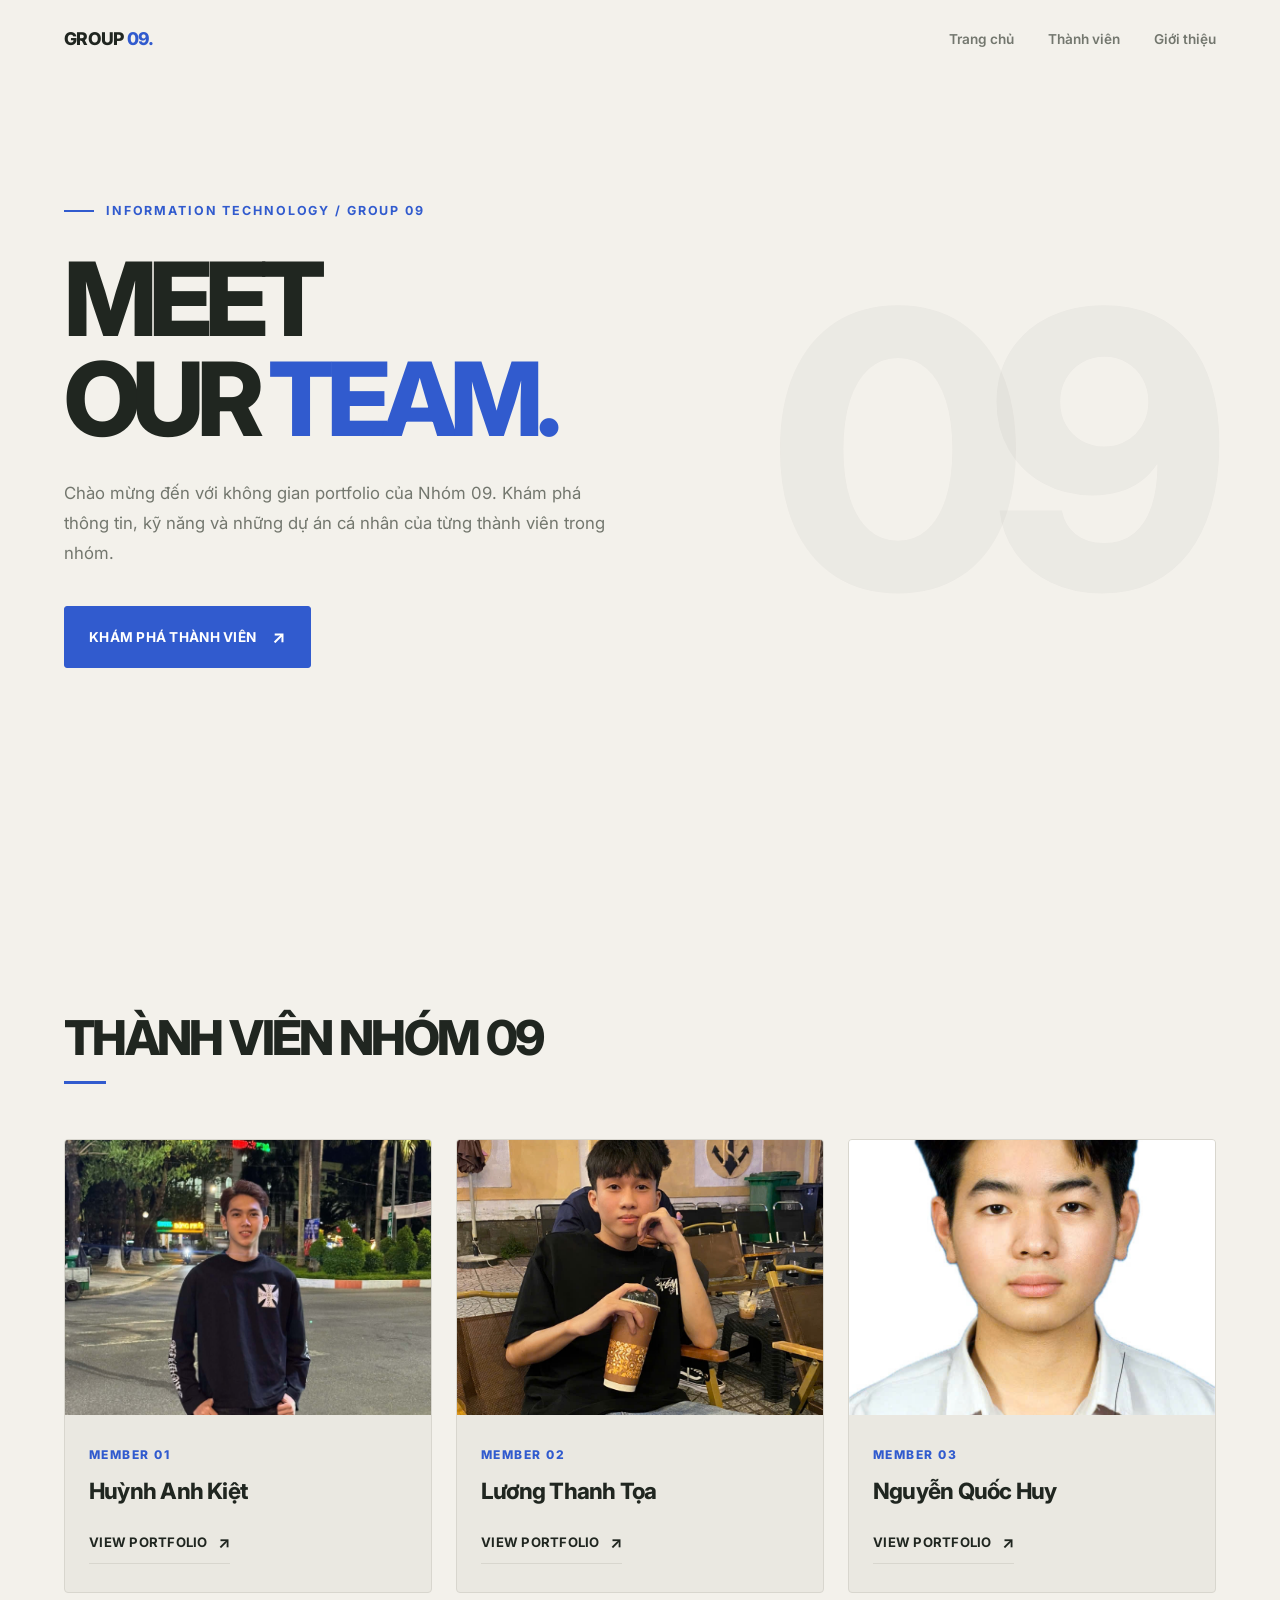
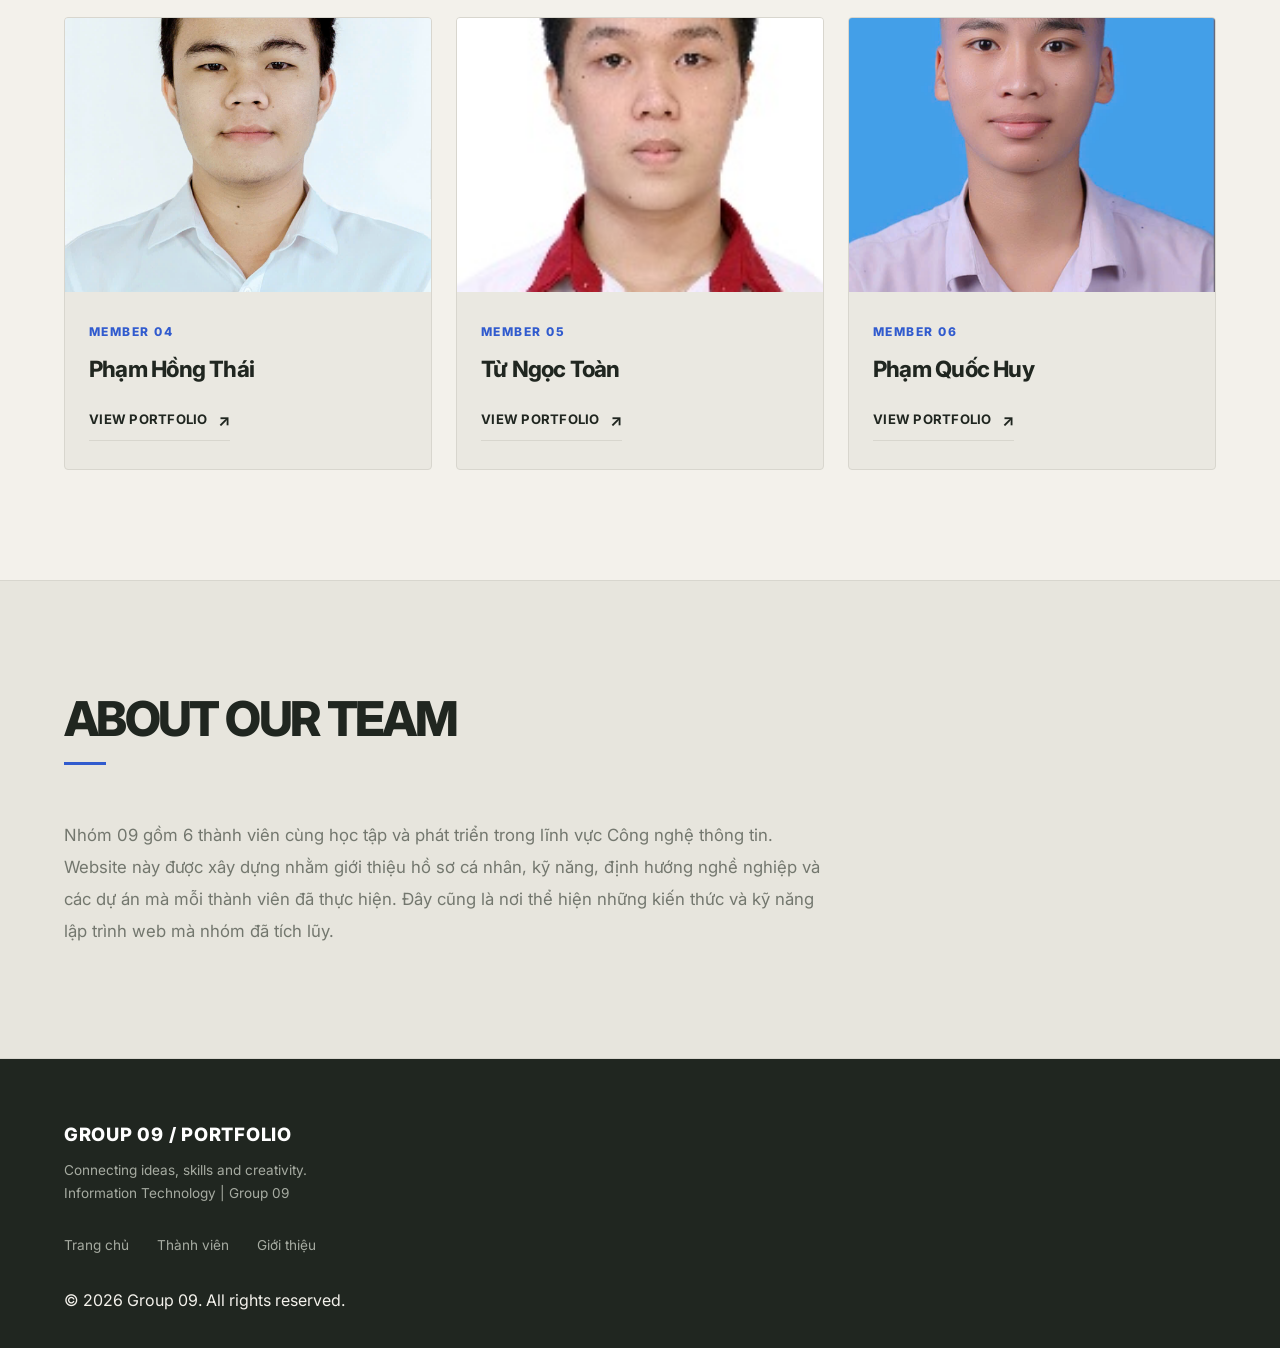
<file: index.html>
<!DOCTYPE html>
<html lang="vi">

<head>
    <meta charset="UTF-8">
    <meta name="viewport" content="width=device-width, initial-scale=1.0">

    <meta name="description" content="Website giới thiệu portfolio của 6 thành viên Nhóm 09 - Công nghệ thông tin.">

    <title>Group 09 | Portfolio Showcase</title>

    <!-- Google Fonts -->
    <link rel="preconnect" href="https://fonts.googleapis.com">
    <link rel="preconnect" href="https://fonts.gstatic.com" crossorigin>
    <link href="https://fonts.googleapis.com/css2?family=Inter:wght@400;500;600;700;800&display=swap" rel="stylesheet">

    <!-- CSS -->
    <link rel="stylesheet" href="./css/style.css">

    <!-- JavaScript -->
    <script src="./js/main.js" defer></script>
</head>

<body id="top">

    <!-- ================= HEADER ================= -->

    <header>
        <div class="container header-container">

            <div class="logo">
                <a href="#top">GROUP <span>09.</span></a>
            </div>

            <nav class="nav-menu">
                <ul>
                    <li><a href="#top">Trang chủ</a></li>
                    <li><a href="#members">Thành viên</a></li>
                    <li><a href="#about">Giới thiệu</a></li>
                </ul>
            </nav>

            <button
                class="mobile-toggle"
                type="button"
                aria-label="Mở menu điều hướng"
                aria-expanded="false"
            >
                ☰
            </button>

        </div>
    </header>


    <!-- ================= HERO SECTION ================= -->

    <section id="hero">

        <div class="container">

            <div class="hero-content">

                <p class="subtitle">
                    INFORMATION TECHNOLOGY / GROUP 09
                </p>

                <h1 class="title">
                    MEET <br>
                    OUR <span>TEAM.</span>
                </h1>

                <p class="description">
                    Chào mừng đến với không gian portfolio của Nhóm 09.
                    Khám phá thông tin, kỹ năng và những dự án cá nhân
                    của từng thành viên trong nhóm.
                </p>

                <a href="#members" class="btn-primary">
                    KHÁM PHÁ THÀNH VIÊN
                </a>

            </div>

        </div>

    </section>


    <!-- ================= MEMBERS SECTION ================= -->

    <section id="members">

        <div class="container">

            <div class="section-header">

                <h2>THÀNH VIÊN NHÓM 09</h2>

                <div class="divider"></div>

            </div>

            <!-- JavaScript tự động render 6 thành viên -->
            <div class="members-grid" id="membersGrid"></div>

        </div>

    </section>


    <!-- ================= ABOUT SECTION ================= -->

    <section id="about">

        <div class="container">

            <div class="section-header">

                <h2>ABOUT OUR TEAM</h2>

                <div class="divider"></div>

            </div>

            <div class="about-content">

                <p>
                    Nhóm 09 gồm 6 thành viên cùng học tập và phát triển
                    trong lĩnh vực Công nghệ thông tin. Website này được
                    xây dựng nhằm giới thiệu hồ sơ cá nhân, kỹ năng,
                    định hướng nghề nghiệp và các dự án mà mỗi thành viên
                    đã thực hiện. Đây cũng là nơi thể hiện những kiến thức
                    và kỹ năng lập trình web mà nhóm đã tích lũy.
                </p>

            </div>

        </div>

    </section>


    <!-- ================= FOOTER ================= -->

    <footer>

        <div class="container footer-container">

            <div class="footer-info">

                <h3>GROUP 09 / PORTFOLIO</h3>

                <p>
                    Connecting ideas, skills and creativity.
                </p>

                <p>
                    Information Technology | Group 09
                </p>

            </div>

            <div class="footer-links">

                <a href="#top">Trang chủ</a>

                <a href="#members">Thành viên</a>

                <a href="#about">Giới thiệu</a>

            </div>

            <p class="copyright">
                © 2026 Group 09. All rights reserved.
            </p>

        </div>

    </footer>


    <!-- ================= BACK TO TOP ================= -->

    <a
        href="#top"
        class="back-to-top"
        aria-label="Quay về đầu trang"
        title="Back to Top"
    >
        ↑
    </a>

</body>

</html>
</file>
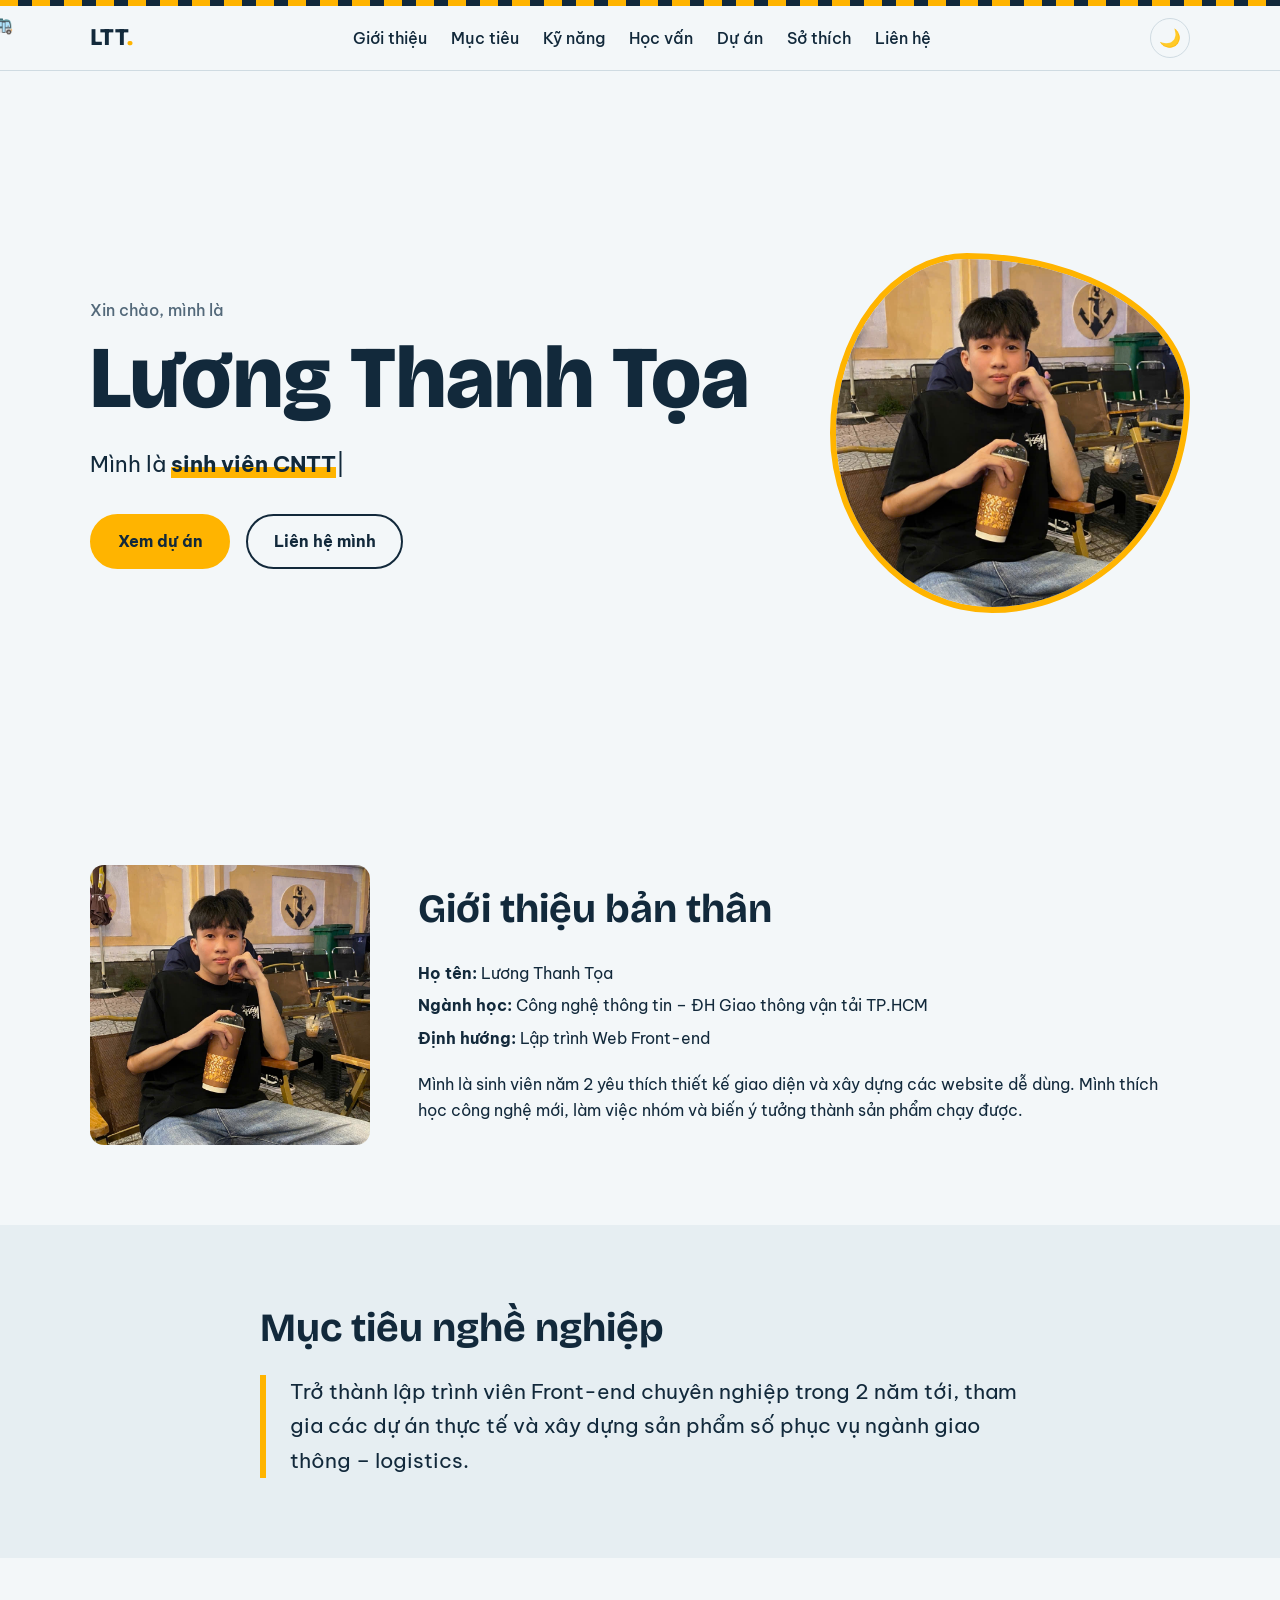
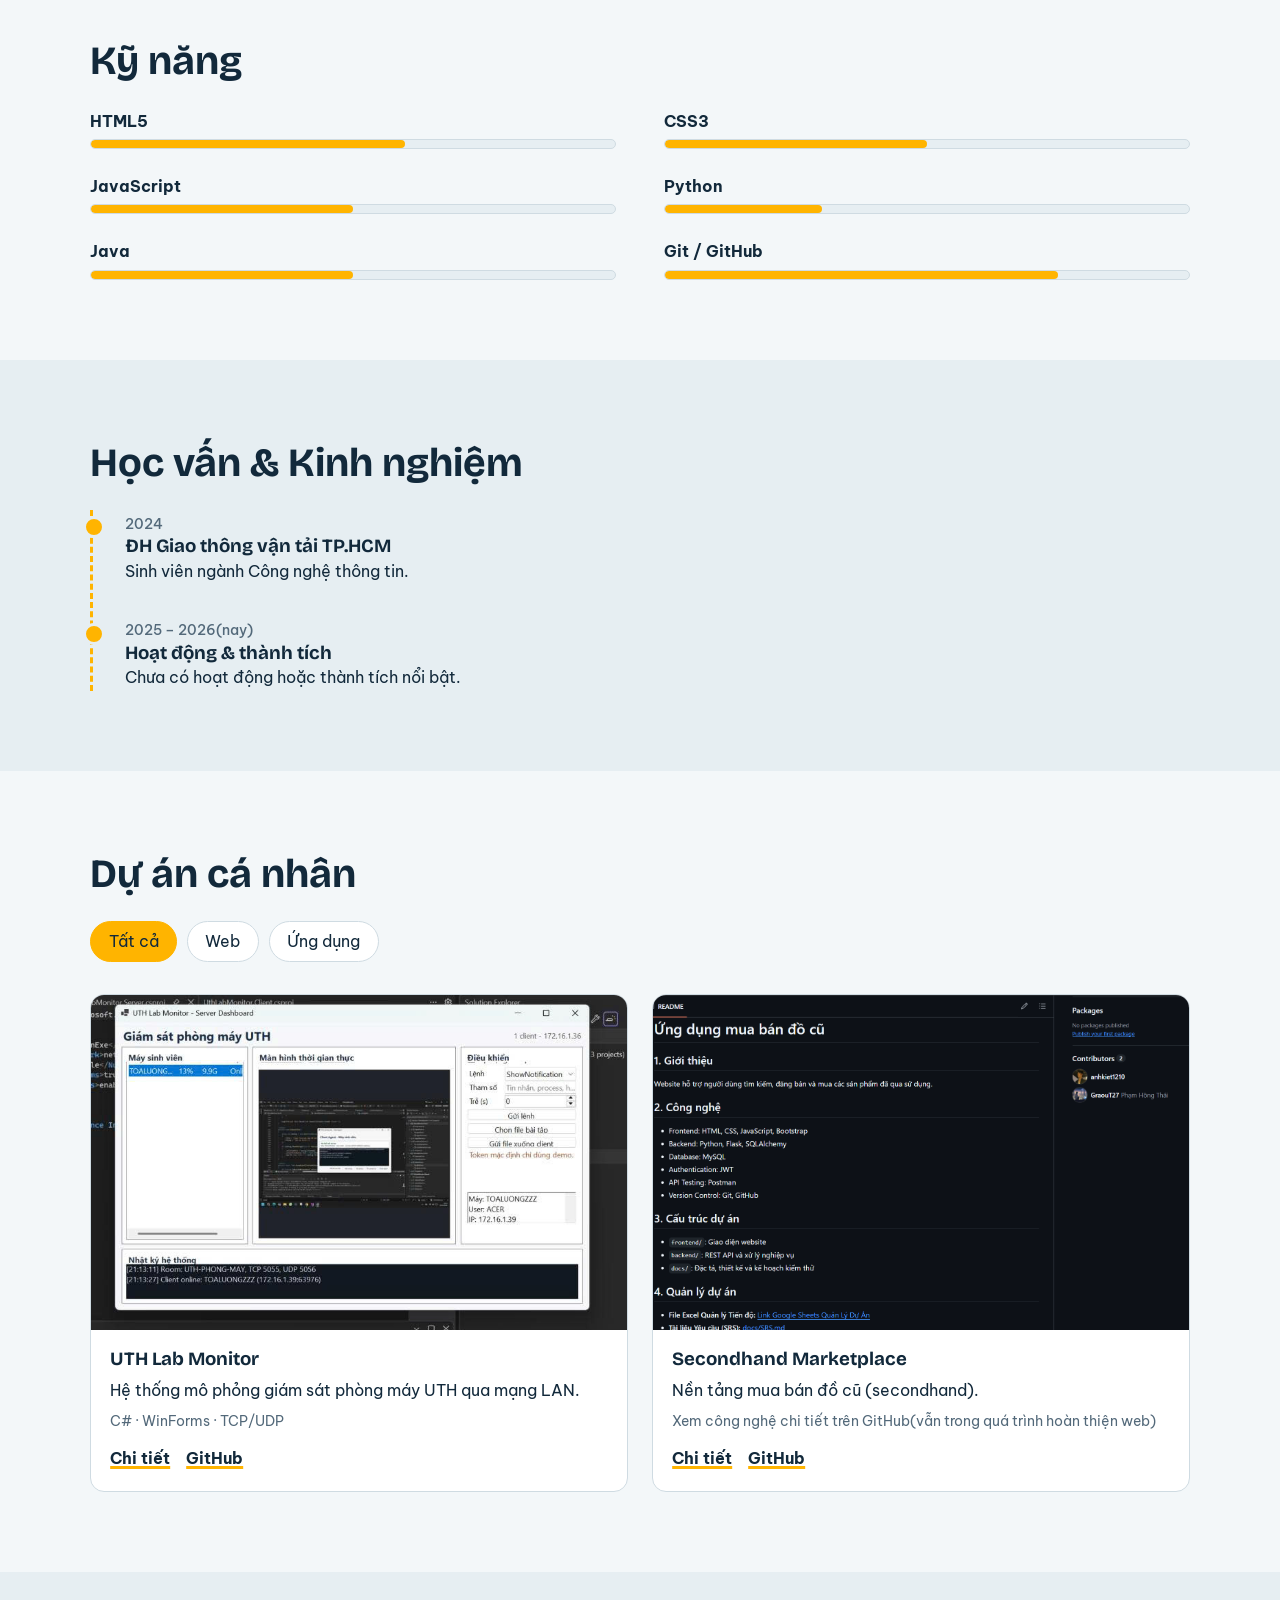
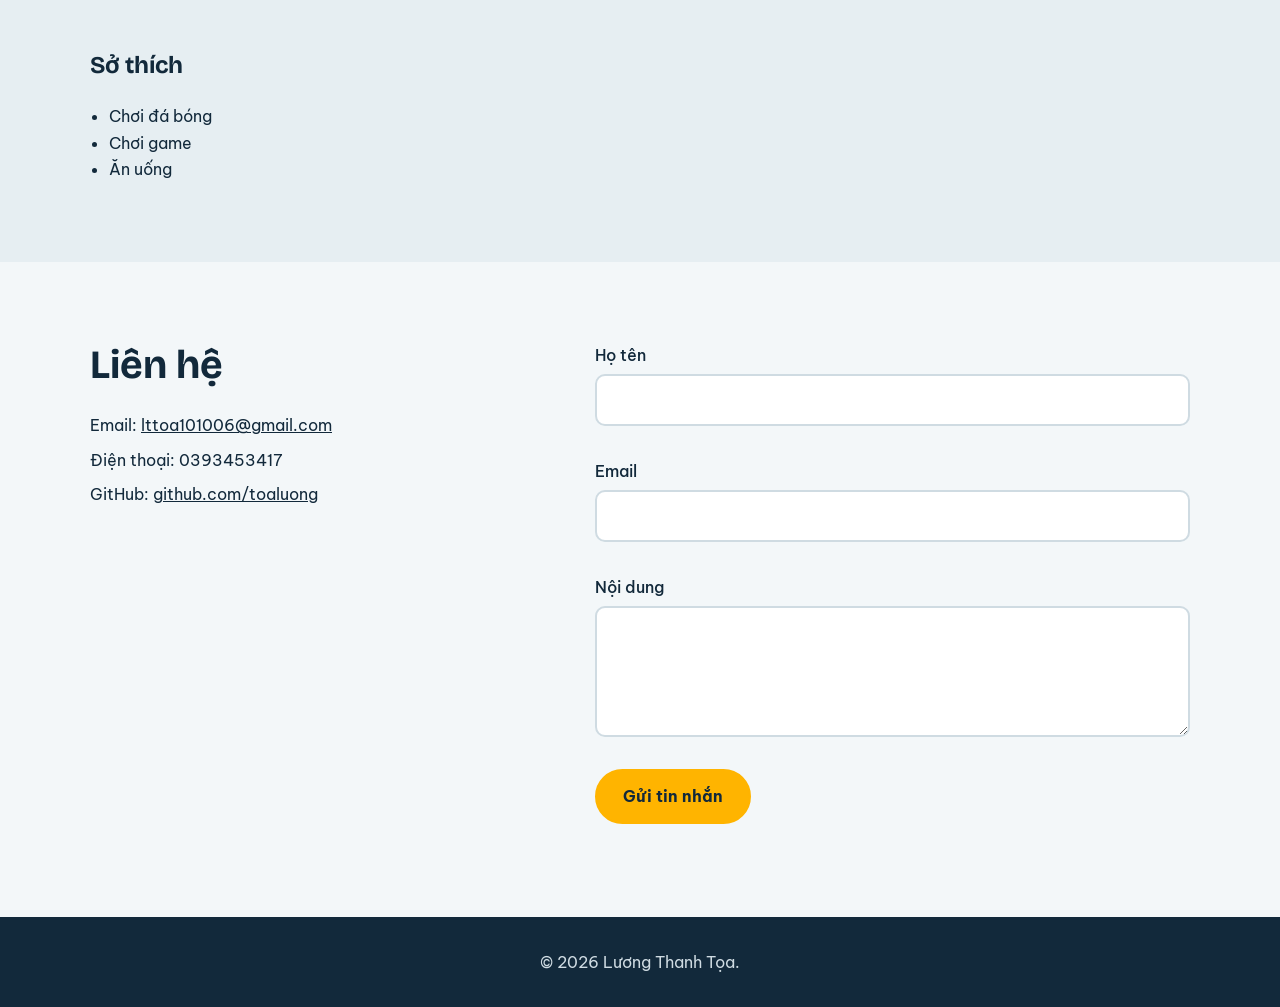
<file: LuongThanhToa/index.html>
<!DOCTYPE html>
<html lang="vi">
<head>
  <meta charset="UTF-8">
  <meta name="viewport" content="width=device-width, initial-scale=1">
  <title>Lương Thanh Tọa | Portfolio</title> 
  <meta name="description" content="Portfolio / Digital CV của Lương Thanh Tọa">
  <link rel="preconnect" href="https://fonts.googleapis.com">
  <link href="https://fonts.googleapis.com/css2?family=Be+Vietnam+Pro:wght@400;500;700&family=Bricolage+Grotesque:wght@600;800&display=swap" rel="stylesheet">
  <link rel="stylesheet" href="css/style.css">
</head>
<body>
  <div class="road" aria-hidden="true"><span id="bus">🚌</span></div>

  <!-- 1. HEADER / NAVBAR -->
  <header class="header">
    <nav class="nav container" aria-label="Menu chính">
      <a href="#home" class="logo">LTT<span>.</span></a>
      <ul class="menu" id="menu">
        <li><a href="#about">Giới thiệu</a></li>
        <li><a href="#objective">Mục tiêu</a></li>
        <li><a href="#skills">Kỹ năng</a></li>
        <li><a href="#education">Học vấn</a></li>
        <li><a href="#projects">Dự án</a></li>
        <li><a href="#extras">Sở thích</a></li>
        <li><a href="#contact">Liên hệ</a></li>
      </ul>
      <div class="nav-actions">
        <button id="themeBtn" class="icon-btn" aria-label="Bật/tắt chế độ tối">🌙</button>
        <button id="menuBtn" class="icon-btn menu-btn" aria-label="Mở menu" aria-expanded="false">☰</button>
      </div>
    </nav>
  </header>

  <main>
    <!-- BANNER -->
    <section id="home" class="hero">
      <div class="container hero-inner">
        <div>
          <p class="hello">Xin chào, mình là</p>
          <h1>Lương Thanh Tọa</h1> <!-- SỬA -->
          <p class="typing">Mình là <span id="typed"></span><span class="caret">|</span></p>
          <div class="hero-btns">
            <a href="#projects" class="btn">Xem dự án</a>
            <a href="#contact" class="btn btn-ghost">Liên hệ mình</a>
          </div>
        </div>
        <img class="hero-img" src="images/avata.jpg" alt="Ảnh đại diện của tôi">
      </div>
    </section>

    <!-- 2. GIỚI THIỆU -->
    <section id="about" class="section">
      <div class="container about">
        <img src="images/avata.jpg" alt="Ảnh chân dung" class="about-img">
        <div>
          <h2>Giới thiệu bản thân</h2>
          <ul class="info">
            <li><b>Họ tên:</b> Lương Thanh Tọa</li>
            <li><b>Ngành học:</b> Công nghệ thông tin – ĐH Giao thông vận tải TP.HCM</li>
            <li><b>Định hướng:</b> Lập trình Web Front-end</li>
          </ul>
          <p>Mình là sinh viên năm 2 yêu thích thiết kế giao diện và xây dựng các website dễ dùng. Mình thích học công nghệ mới, làm việc nhóm và biến ý tưởng thành sản phẩm chạy được.</p> <!-- SỬA -->
        </div>
      </div>
    </section>

    <!-- 3. MỤC TIÊU -->
    <section id="objective" class="section alt">
      <div class="container narrow">
        <h2>Mục tiêu nghề nghiệp</h2>
        <blockquote>Trở thành lập trình viên Front-end chuyên nghiệp trong 2 năm tới, tham gia các dự án thực tế và xây dựng sản phẩm số phục vụ ngành giao thông – logistics.</blockquote> <!-- SỬA -->
      </div>
    </section>

    <!-- 4. KỸ NĂNG -->
    <section id="skills" class="section">
      <div class="container">
        <h2>Kỹ năng</h2>
        <div class="skills">
          <div class="skill"><span>HTML5</span><div class="bar"><i data-level="60"></i></div></div>
          <div class="skill"><span>CSS3</span><div class="bar"><i data-level="50"></i></div></div>
          <div class="skill"><span>JavaScript</span><div class="bar"><i data-level="50"></i></div></div>
          <div class="skill"><span>Python</span><div class="bar"><i data-level="30"></i></div></div>
          <div class="skill"><span>Java</span><div class="bar"><i data-level="50"></i></div></div>
          <div class="skill"><span>Git / GitHub</span><div class="bar"><i data-level="75"></i></div></div>
        </div>
      </div>
    </section>

    <!-- 5. HỌC VẤN / KINH NGHIỆM -->
    <section id="education" class="section alt">
      <div class="container">
        <h2>Học vấn &amp; Kinh nghiệm</h2>
        <div class="timeline">
          <article class="t-item"><time>2024 </time><h3>ĐH Giao thông vận tải TP.HCM</h3><p>Sinh viên ngành Công nghệ thông tin.</p></article>
          <article class="t-item"><time>2025 – 2026(nay)</time><h3>Hoạt động &amp; thành tích</h3><p>Chưa có hoạt động hoặc thành tích nổi bật.</p></article>
        </div>
      </div>
    </section>

    <!-- 6. DỰ ÁN -->
    <section id="projects" class="section">
      <div class="container">
        <h2>Dự án cá nhân</h2>
        <div class="filters" role="group" aria-label="Lọc dự án">
          <button class="chip active" data-filter="all">Tất cả</button>
          <button class="chip" data-filter="web">Web</button>
          <button class="chip" data-filter="app">Ứng dụng</button>
        </div>
        <div class="grid">
          <article class="card" data-cat="app">
            <img src="images/duanuth.jpg" alt="Ảnh dự án UTH Lab Monitor">
            <div class="card-body">
              <h3>UTH Lab Monitor</h3>
              <p>Hệ thống mô phỏng giám sát phòng máy UTH qua mạng LAN.</p>
              <p class="tech">C# · WinForms · TCP/UDP</p>
              <div class="card-links"><button class="link-btn" data-modal="0">Chi tiết</button><a href="https://github.com/toaluong/uth-lab-monitor" target="_blank" rel="noopener">GitHub</a></div>
            </div>
          </article>
          <article class="card" data-cat="web">
            <img src="images/duanweb.png" alt="Ảnh dự án Secondhand Marketplace">
            <div class="card-body">
              <h3>Secondhand Marketplace</h3>
              <p>Nền tảng mua bán đồ cũ (secondhand).</p>
              <p class="tech">Xem công nghệ chi tiết trên GitHub(vẫn trong quá trình hoàn thiện web)</p>
              <div class="card-links"><button class="link-btn" data-modal="1">Chi tiết</button><a href="https://github.com/anhkiet1210/secondhand-marketplace" target="_blank" rel="noopener">GitHub</a></div>
            </div>
          </article>
        </div>
      </div>
    </section>

    <!-- 7. CHỨNG CHỈ / GIẢI THƯỞNG / SỞ THÍCH -->
    <section id="extras" class="section alt">
      <div class="container extras">
        <div><h2>Sở thích</h2><ul><li>Chơi đá bóng</li><li>Chơi game</li><li>Ăn uống</li></ul></div>
      </div>
    </section>

    <!-- 15. LIÊN HỆ -->
    <section id="contact" class="section">
      <div class="container contact">
        <div>
          <h2>Liên hệ</h2>
          <p>Email: <a href="lttoa101006@gmail.com">lttoa101006@gmail.com</a></p>
          <p>Điện thoại: 0393453417</p>
          <p>GitHub: <a href="https://github.com/toaluong" target="_blank" rel="noopener">github.com/toaluong</a></p>
        </div>
        <form id="contactForm" novalidate>
          <label>Họ tên<input type="text" id="name" name="name"><small class="err"></small></label>
          <label>Email<input type="email" id="email" name="email"><small class="err"></small></label>
          <label>Nội dung<textarea id="msg" name="msg" rows="4"></textarea><small class="err"></small></label>
          <button type="submit" class="btn">Gửi tin nhắn</button>
          <p id="formOk" class="ok" role="status"></p>
        </form>
      </div>
    </section>
  </main>

  <footer class="footer"><p>© 2026 Lương Thanh Tọa.</p></footer>

  <button id="topBtn" class="top-btn" aria-label="Lên đầu trang">↑</button>

  <dialog id="modal">
    <h3 id="mTitle"></h3><p id="mText"></p>
    <button class="btn" id="mClose">Đóng</button>
  </dialog>

  <script src="js/main.js"></script>
</body>
</html>
</file>
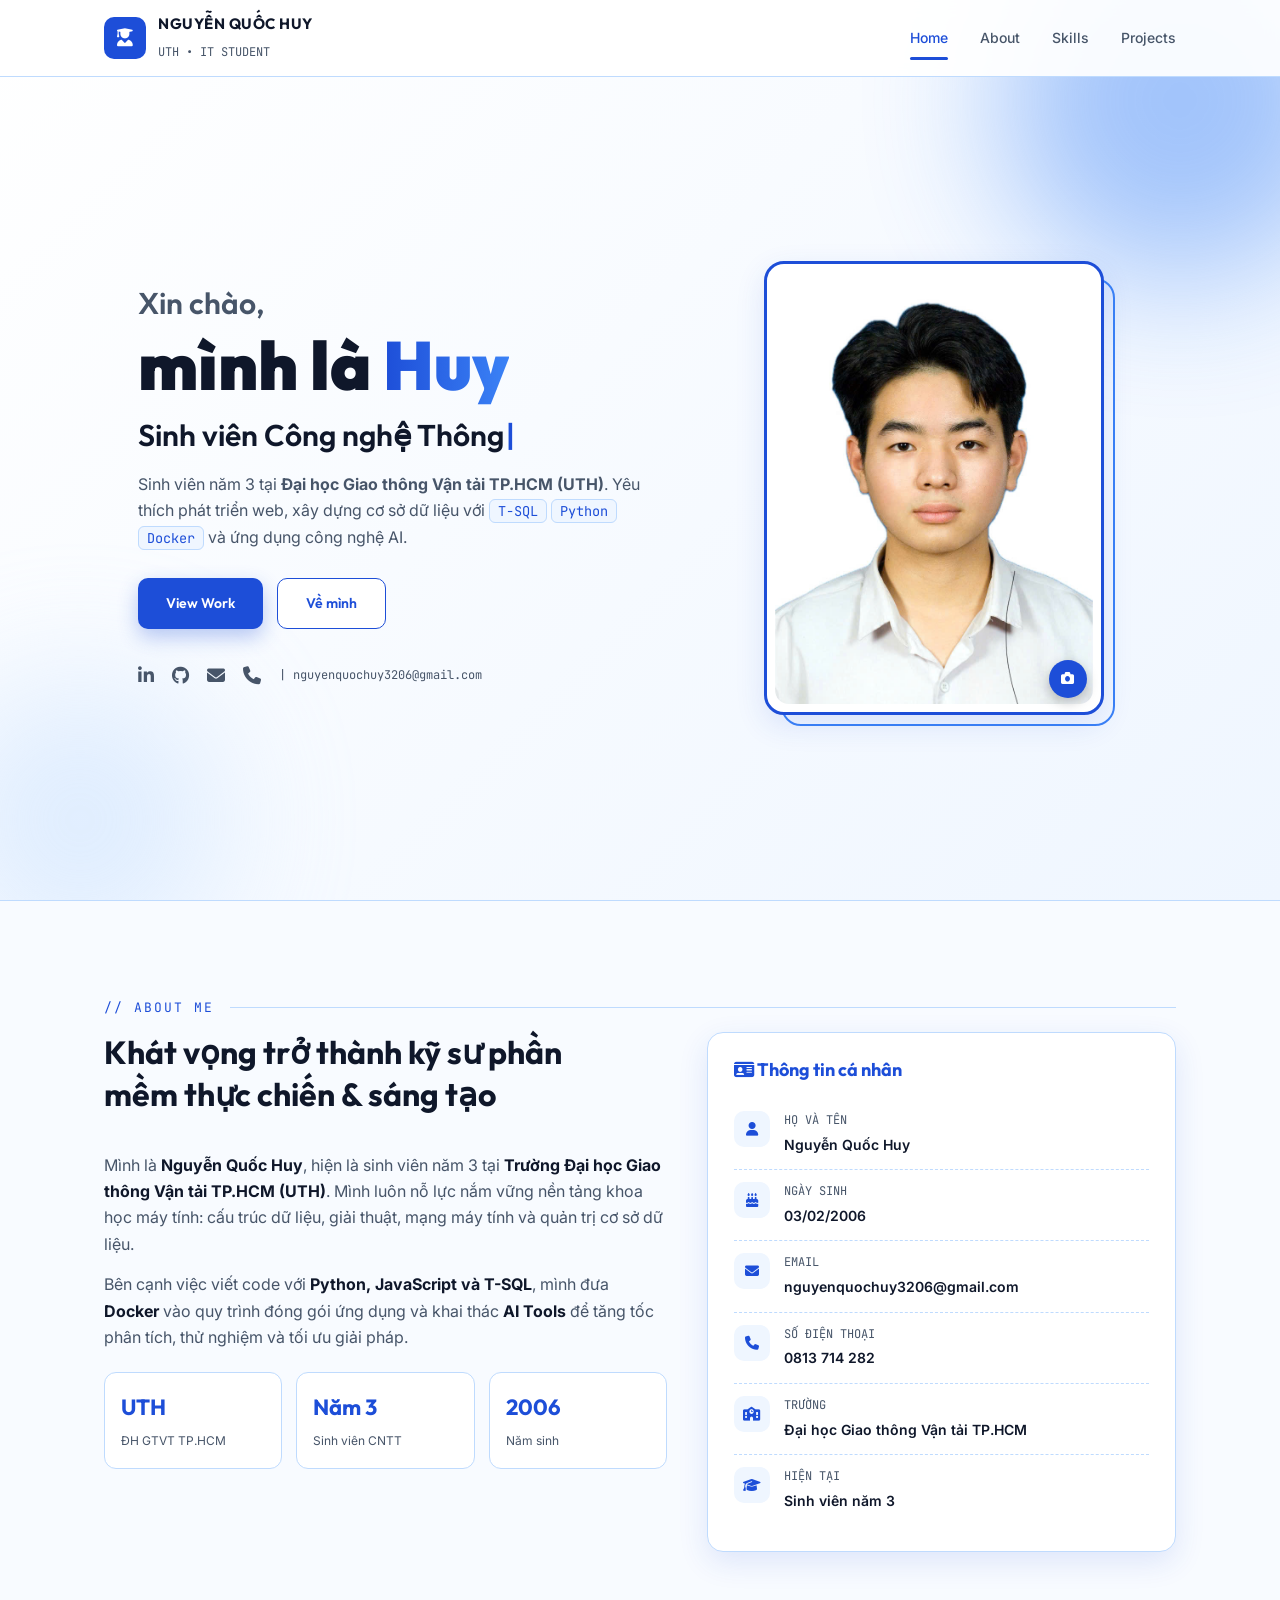
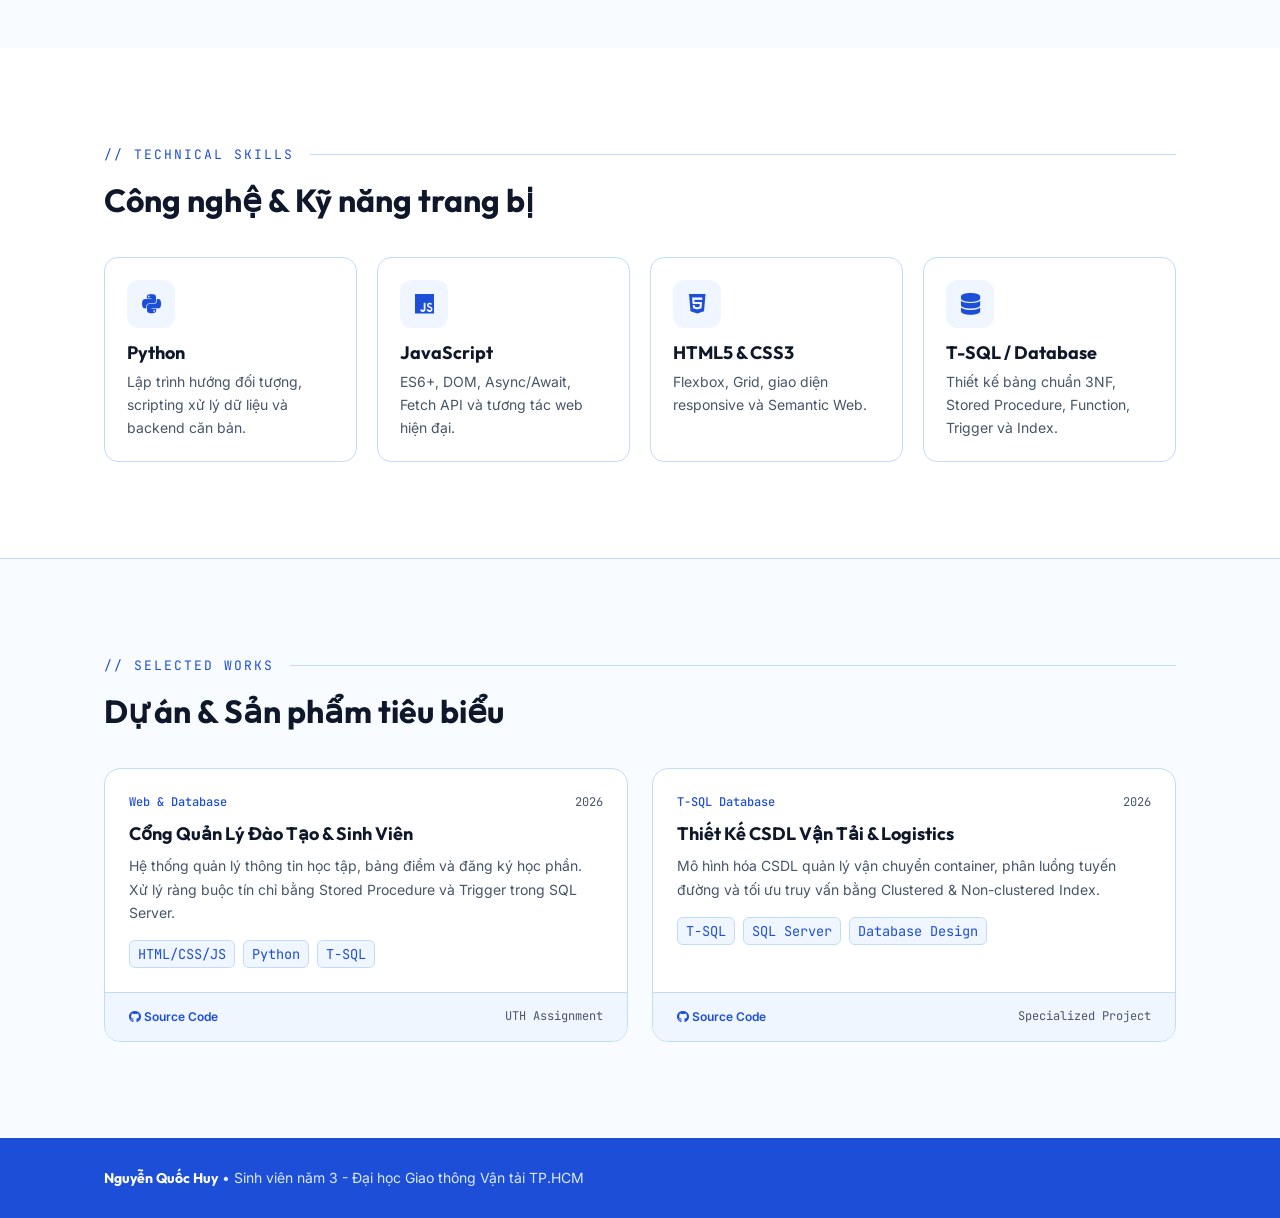
<file: NguyenQuocHuy/index.html>
<!DOCTYPE html>
<html lang="vi">
<head>
  <meta charset="UTF-8">
  <meta name="viewport" content="width=device-width, initial-scale=1.0">
  <title>Nguyễn Quốc Huy | Portfolio & Digital CV</title>

  <link rel="preconnect" href="https://fonts.googleapis.com">
  <link rel="preconnect" href="https://fonts.gstatic.com" crossorigin>
  <link href="https://fonts.googleapis.com/css2?family=Outfit:wght@400;500;600;700;800;900&family=Inter:wght@300;400;500;600;700&family=JetBrains+Mono:wght@400;500&display=swap" rel="stylesheet">
  <link rel="stylesheet" href="https://cdnjs.cloudflare.com/ajax/libs/font-awesome/6.5.1/css/all.min.css">

  <!-- File CSS riêng -->
  <link rel="stylesheet" href="style.css">
</head>
<body>

  <!-- ============ HEADER ============ -->
  <header class="header">
    <div class="header-inner">
      <a href="#home" class="brand">
        <div class="brand-icon"><i class="fa-solid fa-user-graduate"></i></div>
        <div class="brand-text">
          <strong>Nguyễn Quốc Huy</strong>
          <span>UTH • IT STUDENT</span>
        </div>
      </a>

      <nav class="nav">
        <a href="#home" class="nav-link active">Home</a>
        <a href="#about" class="nav-link">About</a>
        <a href="#skills" class="nav-link">Skills</a>
        <a href="#projects" class="nav-link">Projects</a>
      </nav>

      <button class="menu-btn" id="menuBtn" aria-label="Menu"><i class="fa-solid fa-bars" id="menuIcon"></i></button>
    </div>

    <div class="mobile-menu" id="mobileMenu">
      <a href="#home">Home</a>
      <a href="#about">About</a>
      <a href="#skills">Skills</a>
      <a href="#projects">Projects</a>
    </div>
  </header>

  <!-- ============ HERO ============ -->
  <section id="home" class="hero">
    <div class="container hero-grid">

      <div>
        <h2>Xin chào,</h2>
        <h1>mình là <span>Huy</span></h1>
        <!-- Dòng gõ chữ tự động: chữ đầu tiên viết sẵn trong HTML để vẫn hiển thị nếu JS lỗi -->
        <h3><span id="typing">Sinh viên Công nghệ Thông tin</span><span class="cursor">|</span></h3>

        <p>
          Sinh viên năm 3 tại <strong>Đại học Giao thông Vận tải TP.HCM (UTH)</strong>.
          Yêu thích phát triển web, xây dựng cơ sở dữ liệu với
          <span class="tag">T-SQL</span> <span class="tag">Python</span> <span class="tag">Docker</span>
          và ứng dụng công nghệ AI.
        </p>

        <div class="btn-row">
          <a href="#projects" class="btn btn-primary">View Work</a>
          <a href="#about" class="btn btn-outline">Về mình</a>
        </div>

        <div class="socials">
          <a href="https://linkedin.com" target="_blank" rel="noopener noreferrer" title="LinkedIn"><i class="fa-brands fa-linkedin-in"></i></a>
          <a href="https://github.com" target="_blank" rel="noopener noreferrer" title="GitHub"><i class="fa-brands fa-github"></i></a>
          <a href="mailto:nguyenquochuy3206@gmail.com" title="Email"><i class="fa-solid fa-envelope"></i></a>
          <a href="tel:0813714282" title="Điện thoại"><i class="fa-solid fa-phone"></i></a>
          <small>| nguyenquochuy3206@gmail.com</small>
        </div>
      </div>

      <div class="avatar-wrap">
        <div class="avatar-frame">
          <img src="avatar.jpg" id="userAvatar" alt="Nguyễn Quốc Huy - Sinh viên UTH" onerror="handleAvatarError(this)">
          <label class="avatar-upload" title="Đổi ảnh đại diện">
            <i class="fa-solid fa-camera"></i>
            <input type="file" id="avatarInput" accept="image/*">
          </label>
        </div>
      </div>

    </div>
  </section>

  <!-- ============ ABOUT ============ -->
  <section id="about" class="section alt">
    <div class="container">
      <div class="section-label"><span>// About Me</span></div>

      <div class="about-grid">
        <div class="about-text">
          <h3 class="section-title">Khát vọng trở thành kỹ sư phần mềm thực chiến &amp; sáng tạo</h3>
          <p>
            Mình là <strong>Nguyễn Quốc Huy</strong>, hiện là sinh viên năm 3 tại
            <strong>Trường Đại học Giao thông Vận tải TP.HCM (UTH)</strong>.
            Mình luôn nỗ lực nắm vững nền tảng khoa học máy tính: cấu trúc dữ liệu, giải thuật, mạng máy tính và quản trị cơ sở dữ liệu.
          </p>
          <p>
            Bên cạnh việc viết code với <strong>Python, JavaScript và T-SQL</strong>, mình đưa <strong>Docker</strong>
            vào quy trình đóng gói ứng dụng và khai thác <strong>AI Tools</strong> để tăng tốc phân tích, thử nghiệm và tối ưu giải pháp.
          </p>

          <div class="stats">
            <div class="stat"><b>UTH</b><span>ĐH GTVT TP.HCM</span></div>
            <div class="stat"><b>Năm 3</b><span>Sinh viên CNTT</span></div>
            <div class="stat"><b>2006</b><span>Năm sinh</span></div>
          </div>
        </div>

        <div class="info-card">
          <h4><i class="fa-solid fa-id-card"></i> Thông tin cá nhân</h4>

          <div class="info-row">
            <i class="fa-solid fa-user"></i>
            <div><small>Họ và tên</small><span>Nguyễn Quốc Huy</span></div>
          </div>
          <div class="info-row">
            <i class="fa-solid fa-cake-candles"></i>
            <div><small>Ngày sinh</small><span>03/02/2006</span></div>
          </div>
          <div class="info-row">
            <i class="fa-solid fa-envelope"></i>
            <div><small>Email</small><a href="mailto:nguyenquochuy3206@gmail.com">nguyenquochuy3206@gmail.com</a></div>
          </div>
          <div class="info-row">
            <i class="fa-solid fa-phone"></i>
            <div><small>Số điện thoại</small><a href="tel:0813714282">0813 714 282</a></div>
          </div>
          <div class="info-row">
            <i class="fa-solid fa-school"></i>
            <div><small>Trường</small><span>Đại học Giao thông Vận tải TP.HCM</span></div>
          </div>
          <div class="info-row">
            <i class="fa-solid fa-graduation-cap"></i>
            <div><small>Hiện tại</small><span>Sinh viên năm 3</span></div>
          </div>
        </div>
      </div>
    </div>
  </section>

  <!-- ============ SKILLS ============ -->
  <section id="skills" class="section">
    <div class="container">
      <div class="section-label"><span>// Technical Skills</span></div>
      <h3 class="section-title">Công nghệ &amp; Kỹ năng trang bị</h3>

      <div class="skills-grid">
        <div class="skill">
          <div class="skill-icon"><i class="fa-brands fa-python"></i></div>
          <h4>Python</h4>
          <p>Lập trình hướng đối tượng, scripting xử lý dữ liệu và backend căn bản.</p>
        </div>
        <div class="skill">
          <div class="skill-icon"><i class="fa-brands fa-js"></i></div>
          <h4>JavaScript</h4>
          <p>ES6+, DOM, Async/Await, Fetch API và tương tác web hiện đại.</p>
        </div>
        <div class="skill">
          <div class="skill-icon"><i class="fa-brands fa-html5"></i></div>
          <h4>HTML5 &amp; CSS3</h4>
          <p>Flexbox, Grid, giao diện responsive và Semantic Web.</p>
        </div>
        <div class="skill">
          <div class="skill-icon"><i class="fa-solid fa-database"></i></div>
          <h4>T-SQL / Database</h4>
          <p>Thiết kế bảng chuẩn 3NF, Stored Procedure, Function, Trigger và Index.</p>
        </div>
      </div>
    </div>
  </section>

  <!-- ============ PROJECTS ============ -->
  <section id="projects" class="section alt">
    <div class="container">
      <div class="section-label"><span>// Selected Works</span></div>
      <h3 class="section-title">Dự án &amp; Sản phẩm tiêu biểu</h3>

      <div class="projects-grid">

        <div class="project">
          <div class="project-body">
            <div class="project-meta"><b>Web &amp; Database</b><span>2026</span></div>
            <h4>Cổng Quản Lý Đào Tạo &amp; Sinh Viên</h4>
            <p>Hệ thống quản lý thông tin học tập, bảng điểm và đăng ký học phần. Xử lý ràng buộc tín chỉ bằng Stored Procedure và Trigger trong SQL Server.</p>
            <div class="chips"><span class="tag">HTML/CSS/JS</span><span class="tag">Python</span><span class="tag">T-SQL</span></div>
          </div>
          <div class="project-foot">
            <a href="https://github.com" target="_blank" rel="noopener noreferrer"><i class="fa-brands fa-github"></i> Source Code</a>
            <span>UTH Assignment</span>
          </div>
        </div>

        <div class="project">
          <div class="project-body">
            <div class="project-meta"><b>T-SQL Database</b><span>2026</span></div>
            <h4>Thiết Kế CSDL Vận Tải &amp; Logistics</h4>
            <p>Mô hình hóa CSDL quản lý vận chuyển container, phân luồng tuyến đường và tối ưu truy vấn bằng Clustered &amp; Non-clustered Index.</p>
            <div class="chips"><span class="tag">T-SQL</span><span class="tag">SQL Server</span><span class="tag">Database Design</span></div>
          </div>
          <div class="project-foot">
            <a href="https://github.com" target="_blank" rel="noopener noreferrer"><i class="fa-brands fa-github"></i> Source Code</a>
            <span>Specialized Project</span>
          </div>
        </div>

      </div>
    </div>
  </section>

  <!-- ============ FOOTER ============ -->
  <footer class="footer">
    <div class="footer-inner">
      <div><b>Nguyễn Quốc Huy</b> • Sinh viên năm 3 - Đại học Giao thông Vận tải TP.HCM</div>
    </div>
  </footer>

  <script>
    /* ---------- Ảnh đại diện: thử các tên file dự phòng ---------- */
    let attempts = 0;
    function handleAvatarError(img) {
      attempts++;
      const fallbacks = ['avatar.jpg', 'Avatar.png', 'avatar.png'];
      if (attempts <= fallbacks.length) {
        img.src = fallbacks[attempts - 1];
      } else {
        img.onerror = null;
        img.src = 'https://images.unsplash.com/photo-1507003211169-0a1dd7228f2d?auto=format&fit=crop&w=700&q=80';
      }
    }

    /* ---------- Đổi ảnh đại diện tại chỗ ---------- */
    document.getElementById('avatarInput').addEventListener('change', (e) => {
      const file = e.target.files[0];
      if (!file) return;
      const reader = new FileReader();
      reader.onload = (ev) => { document.getElementById('userAvatar').src = ev.target.result; };
      reader.readAsDataURL(file);
    });

    /* ---------- Menu điện thoại ---------- */
    const menu = document.getElementById('mobileMenu');
    const icon = document.getElementById('menuIcon');
    document.getElementById('menuBtn').addEventListener('click', () => {
      menu.classList.toggle('open');
      icon.className = menu.classList.contains('open') ? 'fa-solid fa-xmark' : 'fa-solid fa-bars';
    });
    menu.querySelectorAll('a').forEach(a => a.addEventListener('click', () => {
      menu.classList.remove('open');
      icon.className = 'fa-solid fa-bars';
    }));

    /* ---------- Đánh dấu mục menu đang xem ---------- */
    const sections = document.querySelectorAll('section');
    const links = document.querySelectorAll('.nav-link');
    window.addEventListener('scroll', () => {
      let current = 'home';
      sections.forEach(s => { if (window.scrollY >= s.offsetTop - 120) current = s.id; });
      links.forEach(l => l.classList.toggle('active', l.getAttribute('href') === '#' + current));
    });

    /* ---------- Điểm nhấn 1: dòng phụ gõ chữ tự động ---------- */
    const reduceMotion = window.matchMedia('(prefers-reduced-motion: reduce)').matches;

    if (!reduceMotion) {
      // Giữ các câu ngắn để trên điện thoại không bị xuống dòng
      const words = ['Sinh viên Công nghệ Thông tin', 'Yêu thích Web & Database', 'Tò mò về AI & Docker'];
      const typing = document.getElementById('typing');
      let w = 0;
      let c = words[0].length;   // bắt đầu từ câu đã viết sẵn trong HTML
      let deleting = true;       // dừng một lúc rồi xóa dần

      function type() {
        const word = words[w];
        if (!deleting) {
          c++;
          typing.textContent = word.slice(0, c);
          if (c === word.length) { deleting = true; setTimeout(type, 1800); }
          else { setTimeout(type, 70); }
        } else {
          c--;
          typing.textContent = word.slice(0, c);
          if (c === 0) { deleting = false; w = (w + 1) % words.length; setTimeout(type, 300); }
          else { setTimeout(type, 35); }
        }
      }
      setTimeout(type, 1800);
    }

    /* ---------- Điểm nhấn 3: nội dung hiện dần khi cuộn ---------- */
    if ('IntersectionObserver' in window) {
      const io = new IntersectionObserver((entries) => {
        entries.forEach(e => {
          if (e.isIntersecting) { e.target.classList.add('show'); io.unobserve(e.target); }
        });
      }, { threshold: 0.15 });

      document.querySelectorAll('.section .container > *').forEach(el => {
        el.classList.add('reveal');
        io.observe(el);
      });
    }
  </script>
</body>
</html>
</file>
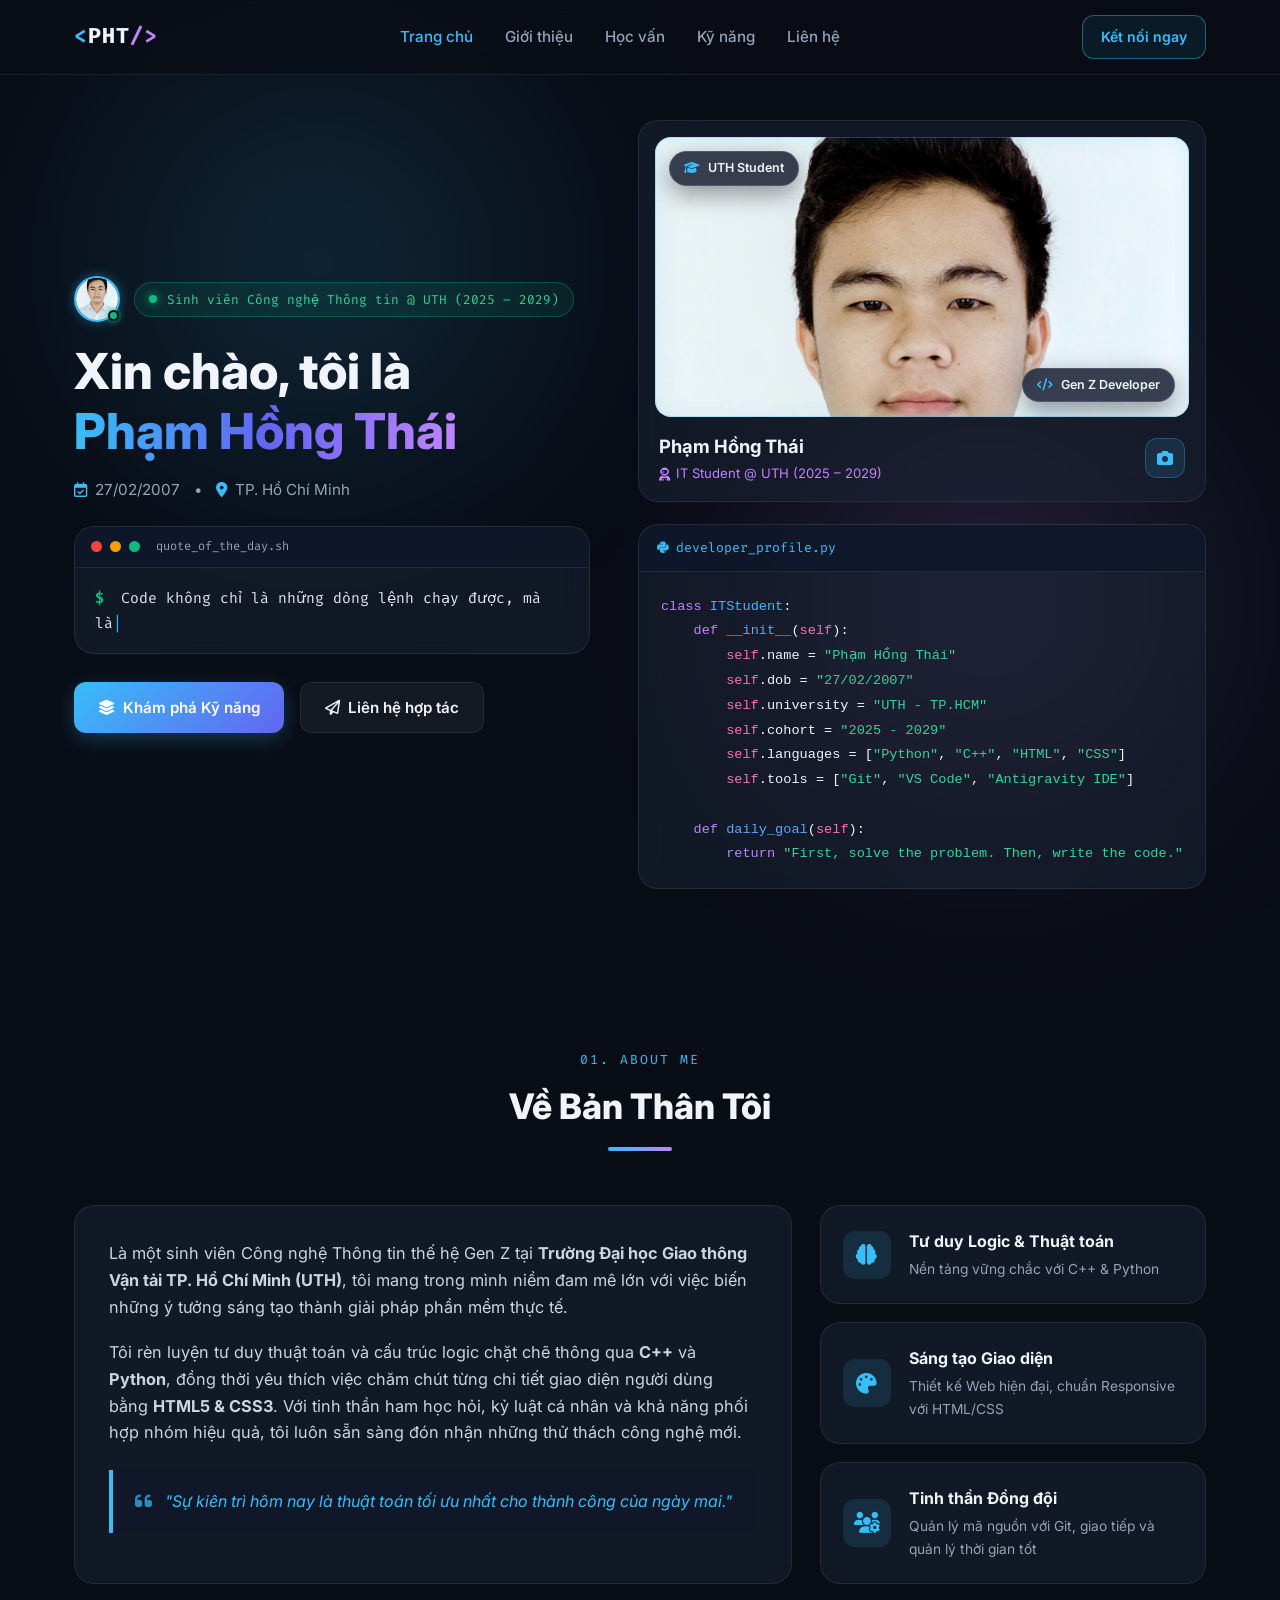
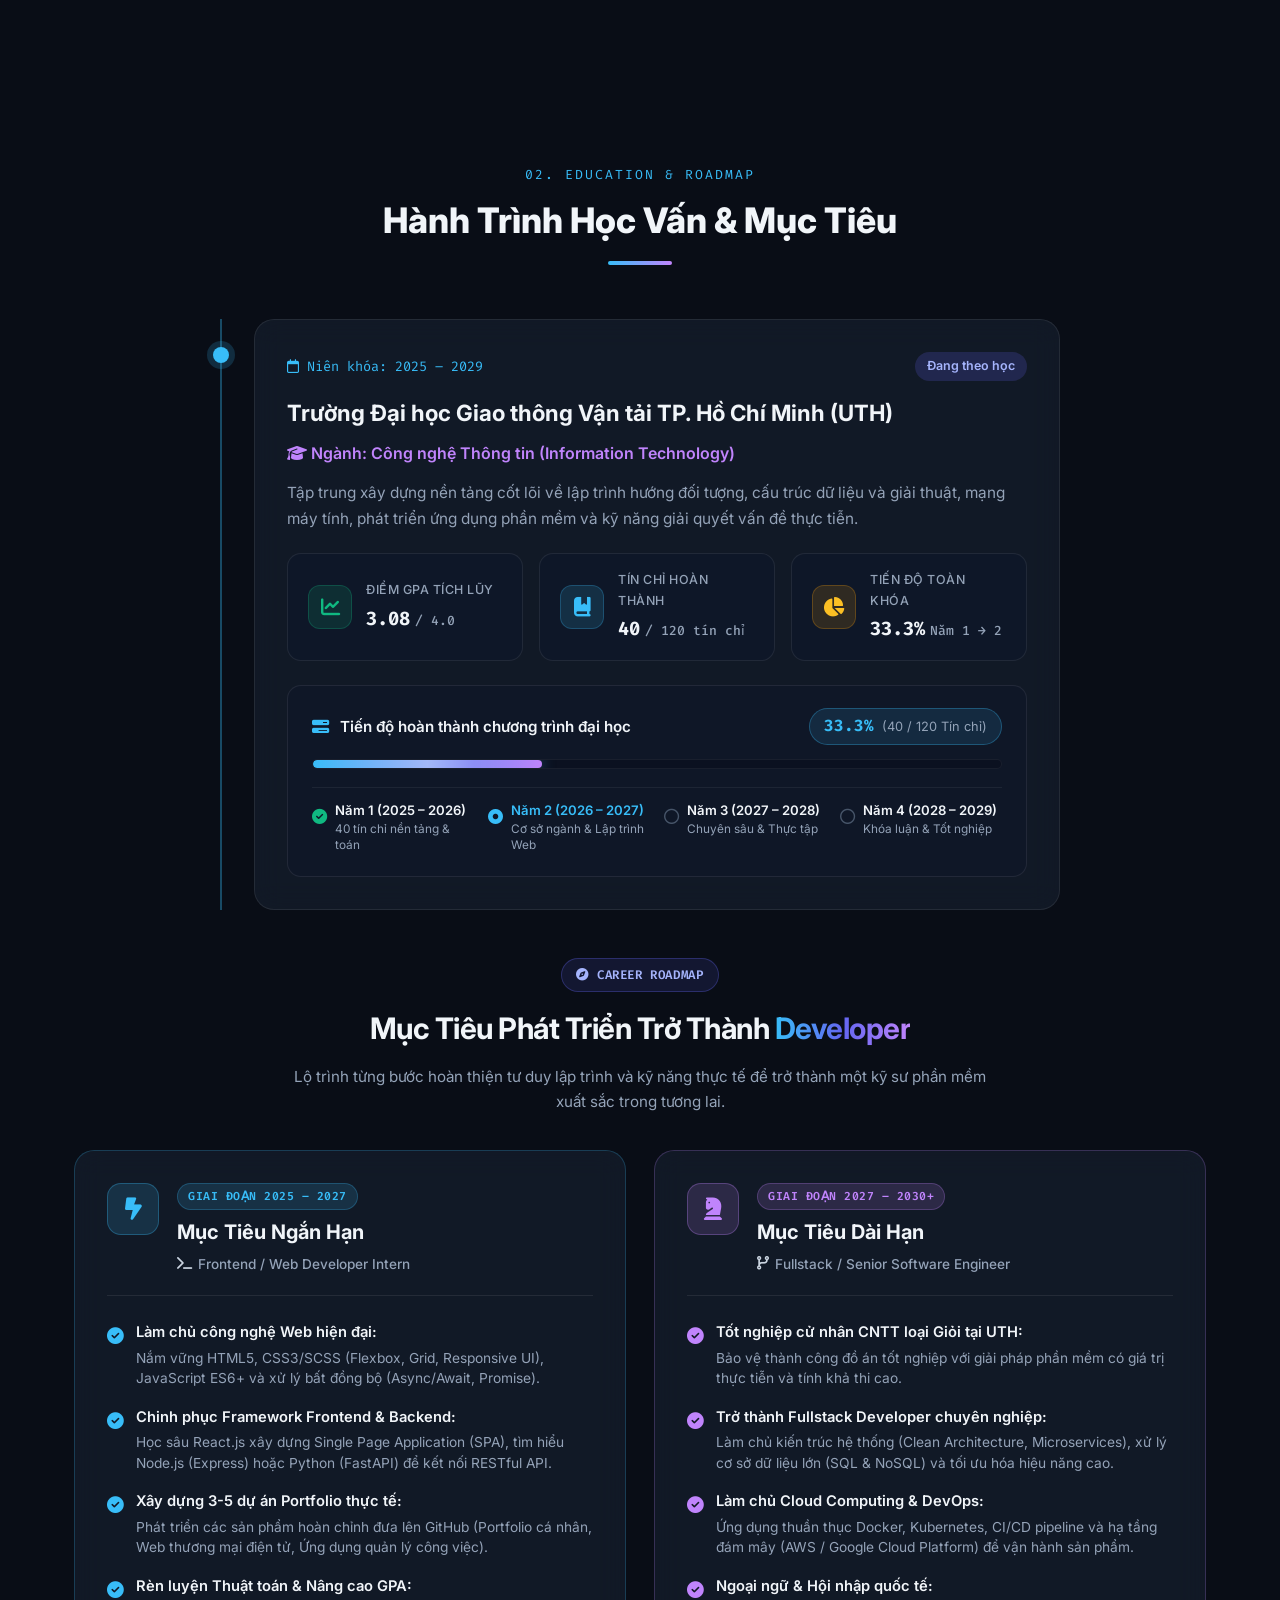
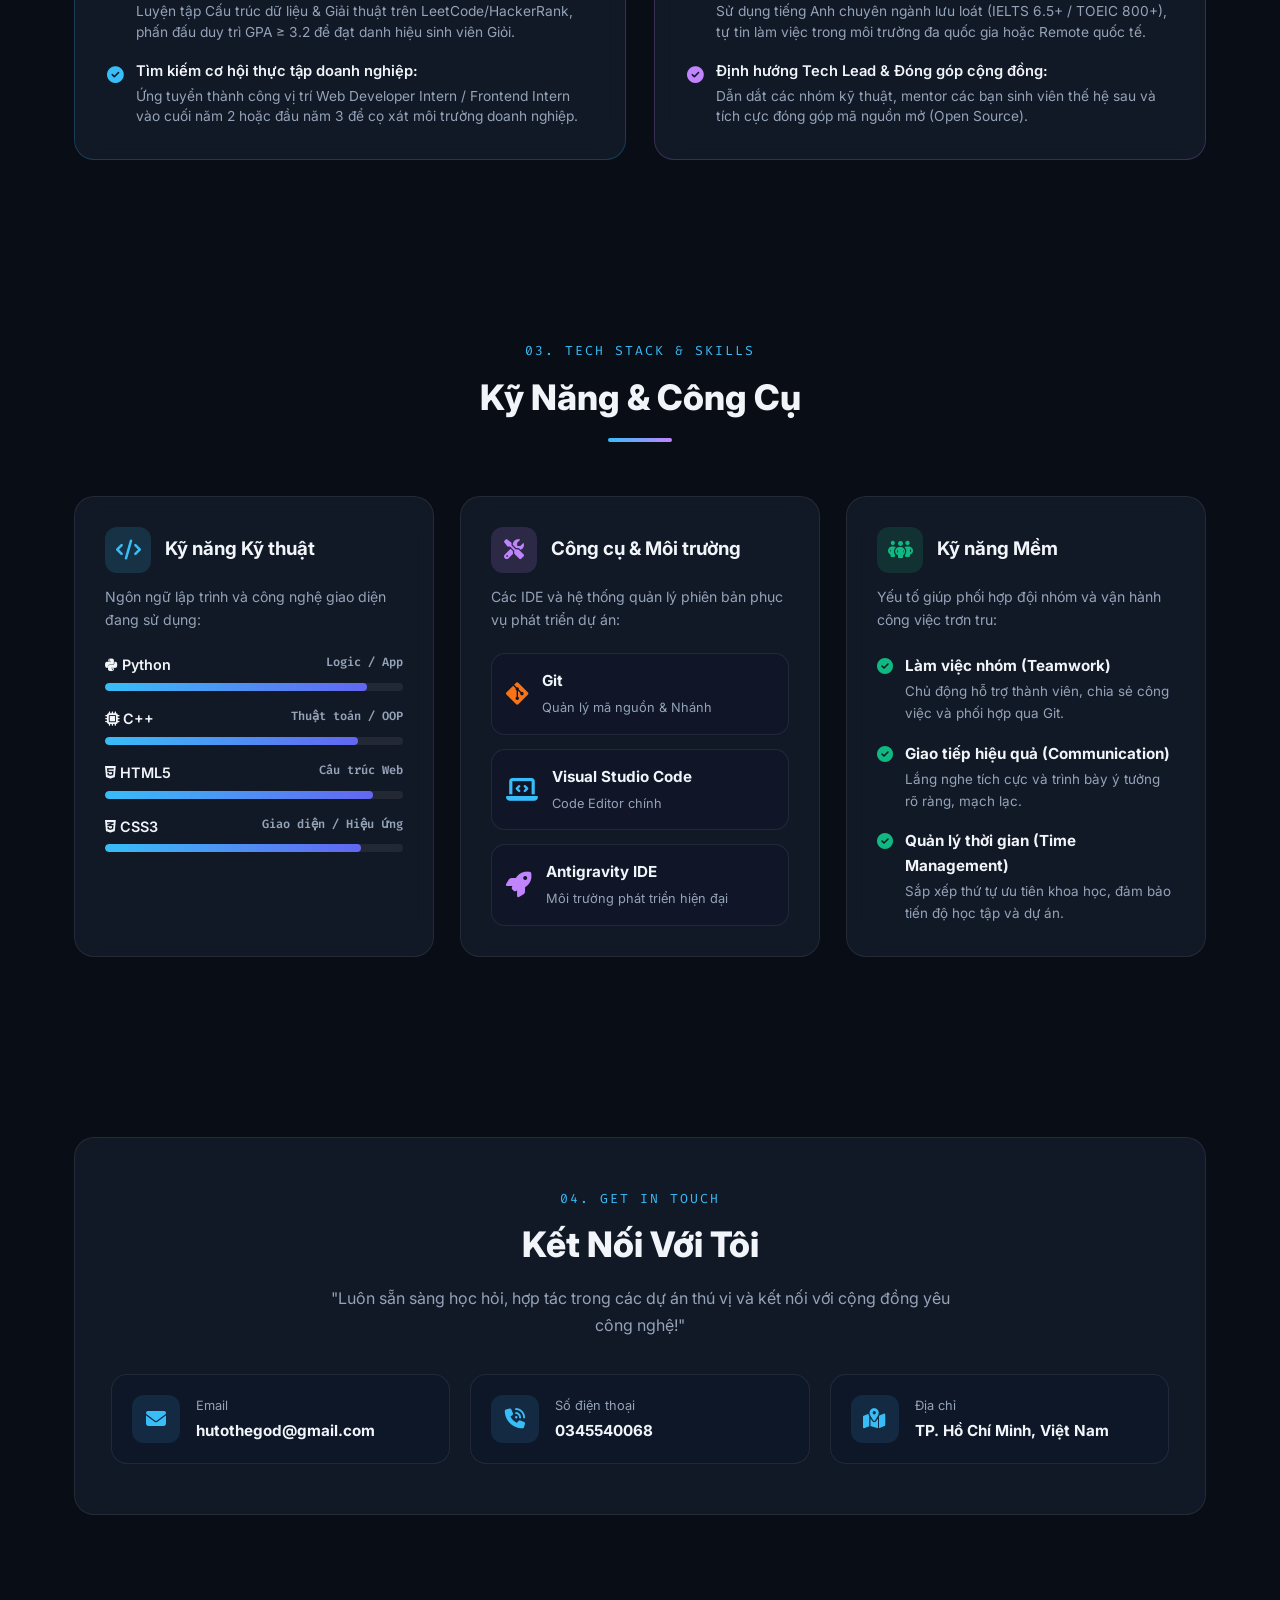
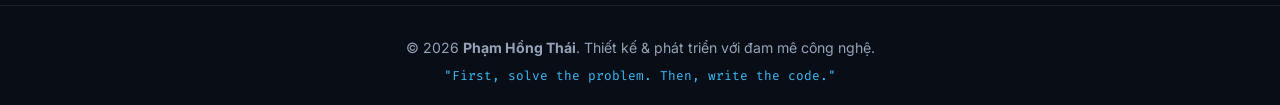
<file: Pham_Hong_Thai/index.html>
<!DOCTYPE html>
<html lang="vi">

<head>
    <meta charset="UTF-8">
    <meta name="viewport" content="width=device-width, initial-scale=1.0">
    <title>Phạm Hồng Thái | Portfolio Cá Nhân</title>

    <!-- Google Fonts: Inter & Fira Code -->
    <link rel="preconnect" href="https://fonts.googleapis.com">
    <link rel="preconnect" href="https://fonts.gstatic.com" crossorigin>
    <link
        href="https://fonts.googleapis.com/css2?family=Fira+Code:wght@400;500;600&family=Inter:wght@300;400;500;600;700;800&display=swap"
        rel="stylesheet">

    <!-- FontAwesome Icons CDN -->
    <link rel="stylesheet" href="https://cdnjs.cloudflare.com/ajax/libs/font-awesome/6.5.1/css/all.min.css">

    <!-- Liên kết tới file style.css -->
    <link rel="stylesheet" href="style.css">
</head>

<body>

    <!-- Hiệu ứng ánh sáng nền (Ambient Background Glow) -->
    <div class="bg-glow glow-1"></div>
    <div class="bg-glow glow-2"></div>

    <!-- ==================== THANH ĐIỀU HƯỚNG (NAVBAR) ==================== -->
    <header class="navbar">
        <div class="container nav-container">
            <a href="#home" class="logo">
                <span class="code-bracket">&lt;</span>PHT<span class="code-slash">/&gt;</span>
            </a>

            <nav class="nav-links" id="nav-links">
                <a href="#home" class="nav-item active">Trang chủ</a>
                <a href="#about" class="nav-item">Giới thiệu</a>
                <a href="#education" class="nav-item">Học vấn</a>
                <a href="#skills" class="nav-item">Kỹ năng</a>
                <a href="#contact" class="nav-item">Liên hệ</a>
            </nav>

            <a href="#contact" class="btn btn-outline nav-cta">Kết nối ngay</a>

            <!-- Nút menu trên điện thoại -->
            <button class="mobile-menu-btn" id="mobile-menu-btn" aria-label="Mở menu">
                <i class="fa-solid fa-bars"></i>
            </button>
        </div>
    </header>

    <main>
        <!-- ==================== 1. HERO SECTION ==================== -->
        <section id="home" class="hero-section">
            <div class="container hero-grid">

                <!-- Cột trái: Thông tin chính -->
                <div class="hero-content">
                    <div class="hero-author-header">
                        <div class="hero-avatar-wrapper" title="Ảnh đại diện Phạm Hồng Thái">
                            <img src="Thai.png" alt="Phạm Hồng Thái" class="hero-avatar-sm profile-avatar-target"
                                onerror="this.onerror=null; this.src='https://images.unsplash.com/photo-1534528741775-53994a69daeb?auto=format&fit=crop&w=400&q=80'">
                            <span class="avatar-online-dot" title="Sẵn sàng học tập & kết nối"></span>
                        </div>
                        <div class="status-badge">
                            <span class="status-dot"></span>
                            <span>Sinh viên Công nghệ Thông tin @ UTH (2025 – 2029)</span>
                        </div>
                    </div>

                    <h1 class="hero-title">
                        Xin chào, tôi là <br>
                        <span class="gradient-text">Phạm Hồng Thái</span>
                    </h1>

                    <div class="hero-meta">
                        <span><i class="fa-regular fa-calendar-check"></i> 27/02/2007</span>
                        <span class="meta-divider">•</span>
                        <span><i class="fa-solid fa-location-dot"></i> TP. Hồ Chí Minh</span>
                    </div>

                    <!-- Khung chạy chữ Typewriter -->
                    <div class="quote-terminal glass-card">
                        <div class="terminal-header">
                            <span class="dot red"></span>
                            <span class="dot yellow"></span>
                            <span class="dot green"></span>
                            <span class="terminal-title">quote_of_the_day.sh</span>
                        </div>
                        <div class="terminal-body">
                            <span class="prompt-sign">$</span>
                            <span id="typewriter" class="typewriter-text"></span><span class="cursor">|</span>
                        </div>
                    </div>

                    <div class="hero-actions">
                        <a href="#skills" class="btn btn-primary">
                            <i class="fa-solid fa-layer-group"></i> Khám phá Kỹ năng
                        </a>
                        <a href="#contact" class="btn btn-glass">
                            <i class="fa-regular fa-paper-plane"></i> Liên hệ hợp tác
                        </a>
                    </div>
                </div>

                <!-- Cột phải: Ảnh chân dung cá nhân & Thẻ Code minh họa Profile -->
                <div class="hero-visual">
                    <!-- Khung hình ảnh cá nhân -->
                    <div class="profile-photo-card glass-card">
                        <div class="photo-frame">
                            <img src="Thai.png" alt="Ảnh chân dung Phạm Hồng Thái"
                                class="profile-photo-img profile-avatar-target"
                                onerror="this.onerror=null; this.src='https://images.unsplash.com/photo-1534528741775-53994a69daeb?auto=format&fit=crop&w=600&q=80'">

                            <!-- Hiệu ứng viền phát sáng -->
                            <div class="photo-glow-border"></div>

                            <!-- Huy hiệu nổi (Floating Badges) -->
                            <div class="floating-badge badge-top">
                                <i class="fa-solid fa-graduation-cap"></i>
                                <span>UTH Student</span>
                            </div>
                            <div class="floating-badge badge-bottom">
                                <i class="fa-solid fa-code"></i>
                                <span>Gen Z Developer</span>
                            </div>
                        </div>

                        <!-- Chân thẻ ảnh: Thông tin & Nút tải ảnh xem trước -->
                        <div class="photo-caption">
                            <div class="photo-meta">
                                <h3 class="photo-name">Phạm Hồng Thái</h3>
                                <p class="photo-role"><i class="fa-solid fa-user-astronaut"></i> IT Student @ UTH (2025 – 2029)</p>
                            </div>
                            <label for="avatar-input" class="photo-upload-btn" title="Chọn ảnh từ máy tính để xem trước">
                                <i class="fa-solid fa-camera"></i>
                                <input type="file" id="avatar-input" accept="image/*" style="display: none;">
                            </label>
                        </div>
                    </div>

                    <!-- Thẻ Code minh họa Profile -->
                    <div class="code-card glass-card">
                        <div class="code-card-header">
                            <span class="file-tab"><i class="fa-brands fa-python"></i> developer_profile.py</span>
                        </div>
                        <pre
                            class="code-content"><code><span class="kw">class</span> <span class="cls">ITStudent</span>:
    <span class="kw">def</span> <span class="fn">__init__</span>(<span class="self">self</span>):
        <span class="self">self</span>.name = <span class="str">"Phạm Hồng Thái"</span>
        <span class="self">self</span>.dob = <span class="str">"27/02/2007"</span>
        <span class="self">self</span>.university = <span class="str">"UTH - TP.HCM"</span>
        <span class="self">self</span>.cohort = <span class="str">"2025 - 2029"</span>
        <span class="self">self</span>.languages = [<span class="str">"Python"</span>, <span class="str">"C++"</span>, <span class="str">"HTML"</span>, <span class="str">"CSS"</span>]
        <span class="self">self</span>.tools = [<span class="str">"Git"</span>, <span class="str">"VS Code"</span>, <span class="str">"Antigravity IDE"</span>]

    <span class="kw">def</span> <span class="fn">daily_goal</span>(<span class="self">self</span>):
        <span class="kw">return</span> <span class="str">"First, solve the problem. Then, write the code."</span></code></pre>
                    </div>
                </div>

            </div>
        </section>

        <!-- ==================== 2. GIỚI THIỆU BẢN THÂN (ABOUT ME) ==================== -->
        <section id="about" class="section">
            <div class="container">
                <div class="section-header">
                    <span class="section-subtitle">01. ABOUT ME</span>
                    <h2 class="section-title">Về Bản Thân Tôi</h2>
                    <div class="title-underline"></div>
                </div>

                <div class="about-grid">
                    <div class="about-card glass-card">
                        <p class="about-text">
                            Là một sinh viên Công nghệ Thông tin thế hệ Gen Z tại <strong>Trường Đại học Giao thông Vận
                                tải TP. Hồ Chí Minh (UTH)</strong>, tôi mang trong mình niềm đam mê lớn với việc biến
                            những ý tưởng sáng tạo thành giải pháp phần mềm thực tế.
                        </p>
                        <p class="about-text">
                            Tôi rèn luyện tư duy thuật toán và cấu trúc logic chặt chẽ thông qua <strong>C++</strong> và
                            <strong>Python</strong>, đồng thời yêu thích việc chăm chút từng chi tiết giao diện người
                            dùng bằng <strong>HTML5 & CSS3</strong>. Với tinh thần ham học hỏi, kỷ luật cá nhân và khả
                            năng phối hợp nhóm hiệu quả, tôi luôn sẵn sàng đón nhận những thử thách công nghệ mới.
                        </p>

                        <blockquote class="highlight-quote">
                            <i class="fa-solid fa-quote-left quote-icon"></i>
                            <p>"Sự kiên trì hôm nay là thuật toán tối ưu nhất cho thành công của ngày mai."</p>
                        </blockquote>
                    </div>

                    <!-- Các thông số điểm nhấn -->
                    <div class="about-highlights">
                        <div class="stat-box glass-card">
                            <div class="stat-icon"><i class="fa-solid fa-brain"></i></div>
                            <div>
                                <h4>Tư duy Logic & Thuật toán</h4>
                                <p>Nền tảng vững chắc với C++ & Python</p>
                            </div>
                        </div>
                        <div class="stat-box glass-card">
                            <div class="stat-icon"><i class="fa-solid fa-palette"></i></div>
                            <div>
                                <h4>Sáng tạo Giao diện</h4>
                                <p>Thiết kế Web hiện đại, chuẩn Responsive với HTML/CSS</p>
                            </div>
                        </div>
                        <div class="stat-box glass-card">
                            <div class="stat-icon"><i class="fa-solid fa-users-gear"></i></div>
                            <div>
                                <h4>Tinh thần Đồng đội</h4>
                                <p>Quản lý mã nguồn với Git, giao tiếp và quản lý thời gian tốt</p>
                            </div>
                        </div>
                    </div>
                </div>
            </div>
        </section>

        <!-- ==================== 3. HỌC VẤN (EDUCATION TIMELINE & ROADMAP) ==================== -->
        <section id="education" class="section">
            <div class="container">
                <div class="section-header">
                    <span class="section-subtitle">02. EDUCATION & ROADMAP</span>
                    <h2 class="section-title">Hành Trình Học Vấn & Mục Tiêu</h2>
                    <div class="title-underline"></div>
                </div>

                <div class="timeline">
                    <div class="timeline-item">
                        <div class="timeline-dot"></div>
                        <div class="timeline-content glass-card">
                            <div class="timeline-header">
                                <span class="timeline-date">
                                    <i class="fa-regular fa-calendar"></i> Niên khóa: 2025 – 2029
                                </span>
                                <span class="timeline-tag">Đang theo học</span>
                            </div>
                            <h3 class="timeline-school">
                                Trường Đại học Giao thông Vận tải TP. Hồ Chí Minh (UTH)
                            </h3>
                            <h4 class="timeline-major">
                                <i class="fa-solid fa-graduation-cap"></i> Ngành: Công nghệ Thông tin (Information
                                Technology)
                            </h4>
                            <p class="timeline-desc">
                                Tập trung xây dựng nền tảng cốt lõi về lập trình hướng đối tượng, cấu trúc dữ liệu và
                                giải thuật, mạng máy tính, phát triển ứng dụng phần mềm và kỹ năng giải quyết vấn đề
                                thực tiễn.
                            </p>

                            <!-- Chỉ số học tập (GPA & Tín chỉ & Tiến độ %) -->
                            <div class="edu-metrics">
                                <div class="edu-metric-card">
                                    <div class="edu-metric-icon gpa">
                                        <i class="fa-solid fa-chart-line"></i>
                                    </div>
                                    <div class="edu-metric-info">
                                        <span class="edu-metric-label">Điểm GPA Tích Lũy</span>
                                        <div class="edu-metric-value">
                                            <span>3.08</span>
                                            <span class="edu-metric-max">/ 4.0</span>
                                        </div>
                                    </div>
                                </div>

                                <div class="edu-metric-card">
                                    <div class="edu-metric-icon credits">
                                        <i class="fa-solid fa-book-bookmark"></i>
                                    </div>
                                    <div class="edu-metric-info">
                                        <span class="edu-metric-label">Tín Chỉ Hoàn Thành</span>
                                        <div class="edu-metric-value">
                                            <span>40</span>
                                            <span class="edu-metric-max">/ 120 tín chỉ</span>
                                        </div>
                                    </div>
                                </div>

                                <div class="edu-metric-card">
                                    <div class="edu-metric-icon progress-icon">
                                        <i class="fa-solid fa-chart-pie"></i>
                                    </div>
                                    <div class="edu-metric-info">
                                        <span class="edu-metric-label">Tiến Độ Toàn Khóa</span>
                                        <div class="edu-metric-value">
                                            <span>33.3%</span>
                                            <span class="edu-metric-max">Năm 1 &rarr; 2</span>
                                        </div>
                                    </div>
                                </div>
                            </div>

                            <!-- Thanh tiến độ học tập chi tiết & Các mốc năm học -->
                            <div class="edu-progress-box">
                                <div class="edu-progress-top">
                                    <div class="edu-progress-label-wrap">
                                        <i class="fa-solid fa-bars-progress"></i>
                                        <span>Tiến độ hoàn thành chương trình đại học</span>
                                    </div>
                                    <div class="edu-progress-pct-badge">
                                        <span class="pct-val">33.3%</span>
                                        <span class="pct-detail">(40 / 120 Tín chỉ)</span>
                                    </div>
                                </div>

                                <div class="edu-progress-track">
                                    <div class="edu-progress-bar-fill" style="width: 33.3%;">
                                        <span class="edu-progress-shine"></span>
                                    </div>
                                </div>

                                <div class="edu-milestones">
                                    <div class="milestone-step done">
                                        <div class="milestone-indicator"><i class="fa-solid fa-circle-check"></i></div>
                                        <div class="milestone-text">
                                            <span class="m-year">Năm 1 (2025 – 2026)</span>
                                            <span class="m-status">40 tín chỉ nền tảng & toán</span>
                                        </div>
                                    </div>

                                    <div class="milestone-step active">
                                        <div class="milestone-indicator"><i class="fa-solid fa-circle-dot"></i></div>
                                        <div class="milestone-text">
                                            <span class="m-year">Năm 2 (2026 – 2027)</span>
                                            <span class="m-status">Cơ sở ngành & Lập trình Web</span>
                                        </div>
                                    </div>

                                    <div class="milestone-step planned">
                                        <div class="milestone-indicator"><i class="fa-regular fa-circle"></i></div>
                                        <div class="milestone-text">
                                            <span class="m-year">Năm 3 (2027 – 2028)</span>
                                            <span class="m-status">Chuyên sâu & Thực tập</span>
                                        </div>
                                    </div>

                                    <div class="milestone-step planned">
                                        <div class="milestone-indicator"><i class="fa-regular fa-circle"></i></div>
                                        <div class="milestone-text">
                                            <span class="m-year">Năm 4 (2028 – 2029)</span>
                                            <span class="m-status">Khóa luận & Tốt nghiệp</span>
                                        </div>
                                    </div>
                                </div>
                            </div>
                        </div>
                    </div>
                </div>

                <!-- Mục tiêu phát triển Developer (Ngắn hạn & Dài hạn) -->
                <div class="career-goals-section">
                    <div class="goals-section-header">
                        <div class="goals-tag">
                            <i class="fa-solid fa-compass"></i>
                            <span>CAREER ROADMAP</span>
                        </div>
                        <h3 class="goals-main-title">
                            Mục Tiêu Phát Triển Trở Thành <span class="gradient-text">Developer</span>
                        </h3>
                        <p class="goals-desc">
                            Lộ trình từng bước hoàn thiện tư duy lập trình và kỹ năng thực tế để trở thành một kỹ sư phần mềm xuất sắc trong tương lai.
                        </p>
                    </div>

                    <div class="goals-grid">
                        <!-- Thẻ 1: Mục tiêu ngắn hạn -->
                        <div class="goal-card glass-card short-term-card">
                            <div class="goal-card-header">
                                <div class="goal-icon-badge cyan-badge">
                                    <i class="fa-solid fa-bolt-lightning"></i>
                                </div>
                                <div class="goal-card-title-group">
                                    <div class="goal-phase-pill cyan-pill">Giai đoạn 2025 – 2027</div>
                                    <h4 class="goal-card-heading">Mục Tiêu Ngắn Hạn</h4>
                                    <p class="goal-target-role"><i class="fa-solid fa-terminal"></i> Frontend / Web Developer Intern</p>
                                </div>
                            </div>

                            <ul class="goal-checklist">
                                <li>
                                    <span class="check-icon cyan"><i class="fa-solid fa-circle-check"></i></span>
                                    <div class="check-content">
                                        <strong>Làm chủ công nghệ Web hiện đại:</strong>
                                        <p>Nắm vững HTML5, CSS3/SCSS (Flexbox, Grid, Responsive UI), JavaScript ES6+ và xử lý bất đồng bộ (Async/Await, Promise).</p>
                                    </div>
                                </li>
                                <li>
                                    <span class="check-icon cyan"><i class="fa-solid fa-circle-check"></i></span>
                                    <div class="check-content">
                                        <strong>Chinh phục Framework Frontend & Backend:</strong>
                                        <p>Học sâu React.js xây dựng Single Page Application (SPA), tìm hiểu Node.js (Express) hoặc Python (FastAPI) để kết nối RESTful API.</p>
                                    </div>
                                </li>
                                <li>
                                    <span class="check-icon cyan"><i class="fa-solid fa-circle-check"></i></span>
                                    <div class="check-content">
                                        <strong>Xây dựng 3-5 dự án Portfolio thực tế:</strong>
                                        <p>Phát triển các sản phẩm hoàn chỉnh đưa lên GitHub (Portfolio cá nhân, Web thương mại điện tử, Ứng dụng quản lý công việc).</p>
                                    </div>
                                </li>
                                <li>
                                    <span class="check-icon cyan"><i class="fa-solid fa-circle-check"></i></span>
                                    <div class="check-content">
                                        <strong>Rèn luyện Thuật toán & Nâng cao GPA:</strong>
                                        <p>Luyện tập Cấu trúc dữ liệu & Giải thuật trên LeetCode/HackerRank, phấn đấu duy trì GPA &ge; 3.2 để đạt danh hiệu sinh viên Giỏi.</p>
                                    </div>
                                </li>
                                <li>
                                    <span class="check-icon cyan"><i class="fa-solid fa-circle-check"></i></span>
                                    <div class="check-content">
                                        <strong>Tìm kiếm cơ hội thực tập doanh nghiệp:</strong>
                                        <p>Ứng tuyển thành công vị trí Web Developer Intern / Frontend Intern vào cuối năm 2 hoặc đầu năm 3 để cọ xát môi trường doanh nghiệp.</p>
                                    </div>
                                </li>
                            </ul>
                        </div>

                        <!-- Thẻ 2: Mục tiêu dài hạn -->
                        <div class="goal-card glass-card long-term-card">
                            <div class="goal-card-header">
                                <div class="goal-icon-badge purple-badge">
                                    <i class="fa-solid fa-chess-knight"></i>
                                </div>
                                <div class="goal-card-title-group">
                                    <div class="goal-phase-pill purple-pill">Giai đoạn 2027 – 2030+</div>
                                    <h4 class="goal-card-heading">Mục Tiêu Dài Hạn</h4>
                                    <p class="goal-target-role"><i class="fa-solid fa-code-branch"></i> Fullstack / Senior Software Engineer</p>
                                </div>
                            </div>

                            <ul class="goal-checklist">
                                <li>
                                    <span class="check-icon purple"><i class="fa-solid fa-circle-check"></i></span>
                                    <div class="check-content">
                                        <strong>Tốt nghiệp cử nhân CNTT loại Giỏi tại UTH:</strong>
                                        <p>Bảo vệ thành công đồ án tốt nghiệp với giải pháp phần mềm có giá trị thực tiễn và tính khả thi cao.</p>
                                    </div>
                                </li>
                                <li>
                                    <span class="check-icon purple"><i class="fa-solid fa-circle-check"></i></span>
                                    <div class="check-content">
                                        <strong>Trở thành Fullstack Developer chuyên nghiệp:</strong>
                                        <p>Làm chủ kiến trúc hệ thống (Clean Architecture, Microservices), xử lý cơ sở dữ liệu lớn (SQL & NoSQL) và tối ưu hóa hiệu năng cao.</p>
                                    </div>
                                </li>
                                <li>
                                    <span class="check-icon purple"><i class="fa-solid fa-circle-check"></i></span>
                                    <div class="check-content">
                                        <strong>Làm chủ Cloud Computing & DevOps:</strong>
                                        <p>Ứng dụng thuần thục Docker, Kubernetes, CI/CD pipeline và hạ tầng đám mây (AWS / Google Cloud Platform) để vận hành sản phẩm.</p>
                                    </div>
                                </li>
                                <li>
                                    <span class="check-icon purple"><i class="fa-solid fa-circle-check"></i></span>
                                    <div class="check-content">
                                        <strong>Ngoại ngữ & Hội nhập quốc tế:</strong>
                                        <p>Sử dụng tiếng Anh chuyên ngành lưu loát (IELTS 6.5+ / TOEIC 800+), tự tin làm việc trong môi trường đa quốc gia hoặc Remote quốc tế.</p>
                                    </div>
                                </li>
                                <li>
                                    <span class="check-icon purple"><i class="fa-solid fa-circle-check"></i></span>
                                    <div class="check-content">
                                        <strong>Định hướng Tech Lead & Đóng góp cộng đồng:</strong>
                                        <p>Dẫn dắt các nhóm kỹ thuật, mentor các bạn sinh viên thế hệ sau và tích cực đóng góp mã nguồn mở (Open Source).</p>
                                    </div>
                                </li>
                            </ul>
                        </div>
                    </div>
                </div>
            </div>
        </section>

        <!-- ==================== 4. KỸ NĂNG & CÔNG CỤ (SKILLS & TOOLS) ==================== -->
        <section id="skills" class="section">
            <div class="container">
                <div class="section-header">
                    <span class="section-subtitle">03. TECH STACK & SKILLS</span>
                    <h2 class="section-title">Kỹ Năng & Công Cụ</h2>
                    <div class="title-underline"></div>
                </div>

                <div class="skills-grid">

                    <!-- Nhóm 1: Kỹ năng kỹ thuật -->
                    <div class="skill-card glass-card">
                        <div class="skill-card-top">
                            <div class="skill-icon-box blue">
                                <i class="fa-solid fa-code"></i>
                            </div>
                            <h3>Kỹ năng Kỹ thuật</h3>
                        </div>
                        <p class="skill-card-desc">Ngôn ngữ lập trình và công nghệ giao diện đang sử dụng:</p>

                        <div class="skill-bars">
                            <div class="skill-bar-item">
                                <div class="skill-info">
                                    <span><i class="fa-brands fa-python"></i> Python</span>
                                    <span class="skill-tag">Logic / App</span>
                                </div>
                                <div class="progress-line"><span class="fill python-fill"></span></div>
                            </div>

                            <div class="skill-bar-item">
                                <div class="skill-info">
                                    <span><i class="fa-solid fa-microchip"></i> C++</span>
                                    <span class="skill-tag">Thuật toán / OOP</span>
                                </div>
                                <div class="progress-line"><span class="fill cpp-fill"></span></div>
                            </div>

                            <div class="skill-bar-item">
                                <div class="skill-info">
                                    <span><i class="fa-brands fa-html5"></i> HTML5</span>
                                    <span class="skill-tag">Cấu trúc Web</span>
                                </div>
                                <div class="progress-line"><span class="fill html-fill"></span></div>
                            </div>

                            <div class="skill-bar-item">
                                <div class="skill-info">
                                    <span><i class="fa-brands fa-css3-alt"></i> CSS3</span>
                                    <span class="skill-tag">Giao diện / Hiệu ứng</span>
                                </div>
                                <div class="progress-line"><span class="fill css-fill"></span></div>
                            </div>
                        </div>
                    </div>

                    <!-- Nhóm 2: Công cụ phát triển -->
                    <div class="skill-card glass-card">
                        <div class="skill-card-top">
                            <div class="skill-icon-box purple">
                                <i class="fa-solid fa-screwdriver-wrench"></i>
                            </div>
                            <h3>Công cụ & Môi trường</h3>
                        </div>
                        <p class="skill-card-desc">Các IDE và hệ thống quản lý phiên bản phục vụ phát triển dự án:</p>

                        <div class="badge-list">
                            <div class="tool-badge">
                                <i class="fa-brands fa-git-alt tool-icon git-color"></i>
                                <div>
                                    <h5>Git</h5>
                                    <span>Quản lý mã nguồn & Nhánh</span>
                                </div>
                            </div>

                            <div class="tool-badge">
                                <i class="fa-solid fa-laptop-code tool-icon vscode-color"></i>
                                <div>
                                    <h5>Visual Studio Code</h5>
                                    <span>Code Editor chính</span>
                                </div>
                            </div>

                            <div class="tool-badge">
                                <i class="fa-solid fa-rocket tool-icon antigravity-color"></i>
                                <div>
                                    <h5>Antigravity IDE</h5>
                                    <span>Môi trường phát triển hiện đại</span>
                                </div>
                            </div>
                        </div>
                    </div>

                    <!-- Nhóm 3: Kỹ năng mềm -->
                    <div class="skill-card glass-card">
                        <div class="skill-card-top">
                            <div class="skill-icon-box green">
                                <i class="fa-solid fa-people-group"></i>
                            </div>
                            <h3>Kỹ năng Mềm</h3>
                        </div>
                        <p class="skill-card-desc">Yếu tố giúp phối hợp đội nhóm và vận hành công việc trơn tru:</p>

                        <ul class="soft-skill-list">
                            <li>
                                <i class="fa-solid fa-circle-check"></i>
                                <div>
                                    <strong>Làm việc nhóm (Teamwork)</strong>
                                    <p>Chủ động hỗ trợ thành viên, chia sẻ công việc và phối hợp qua Git.</p>
                                </div>
                            </li>
                            <li>
                                <i class="fa-solid fa-circle-check"></i>
                                <div>
                                    <strong>Giao tiếp hiệu quả (Communication)</strong>
                                    <p>Lắng nghe tích cực và trình bày ý tưởng rõ ràng, mạch lạc.</p>
                                </div>
                            </li>
                            <li>
                                <i class="fa-solid fa-circle-check"></i>
                                <div>
                                    <strong>Quản lý thời gian (Time Management)</strong>
                                    <p>Sắp xếp thứ tự ưu tiên khoa học, đảm bảo tiến độ học tập và dự án.</p>
                                </div>
                            </li>
                        </ul>
                    </div>

                </div>
            </div>
        </section>

        <!-- ==================== 5. LIÊN HỆ (CONTACT SECTION) ==================== -->
        <section id="contact" class="section">
            <div class="container">
                <div class="contact-box glass-card">
                    <span class="section-subtitle">04. GET IN TOUCH</span>
                    <h2 class="section-title">Kết Nối Với Tôi</h2>
                    <p class="contact-slogan">
                        "Luôn sẵn sàng học hỏi, hợp tác trong các dự án thú vị và kết nối với cộng đồng yêu công nghệ!"
                    </p>

                    <div class="contact-cards">
                        <!-- Email -->
                        <a href="mailto:hutothegod@gmail.com" class="contact-item">
                            <div class="contact-icon">
                                <i class="fa-solid fa-envelope"></i>
                            </div>
                            <div class="contact-detail">
                                <span>Email</span>
                                <strong>hutothegod@gmail.com</strong>
                            </div>
                        </a>

                        <!-- Số điện thoại -->
                        <a href="tel:0345540068" class="contact-item">
                            <div class="contact-icon">
                                <i class="fa-solid fa-phone-volume"></i>
                            </div>
                            <div class="contact-detail">
                                <span>Số điện thoại</span>
                                <strong>0345540068</strong>
                            </div>
                        </a>

                        <!-- Địa chỉ -->
                        <div class="contact-item">
                            <div class="contact-icon">
                                <i class="fa-solid fa-map-location-dot"></i>
                            </div>
                            <div class="contact-detail">
                                <span>Địa chỉ</span>
                                <strong>TP. Hồ Chí Minh, Việt Nam</strong>
                            </div>
                        </div>
                    </div>
                </div>
            </div>
        </section>
    </main>

    <!-- ==================== FOOTER ==================== -->
    <footer class="footer">
        <div class="container footer-content">
            <p>© 2026 <strong>Phạm Hồng Thái</strong>. Thiết kế & phát triển với đam mê công nghệ.</p>
            <p class="footer-quote">"First, solve the problem. Then, write the code."</p>
        </div>
    </footer>

    <!-- ==================== JAVASCRIPT ==================== -->
    <script>
        // 1. Hiệu ứng gõ chữ (Typewriter)
        const quotes = [
            "Code không chỉ là những dòng lệnh chạy được, mà là cách tôi biến những ý tưởng không tưởng thành giải pháp thực tế.",
            "Hành trình vạn dặm của một kỹ sư phần mềm luôn bắt đầu từ dòng lệnh Hello World đầu tiên.",
            "First, solve the problem. Then, write the code. — John Johnson"
        ];
        let quoteIndex = 0;
        let charIndex = 0;
        let isDeleting = false;
        const typeElement = document.getElementById("typewriter");

        function runTypewriter() {
            const currentQuote = quotes[quoteIndex];
            if (isDeleting) {
                typeElement.textContent = currentQuote.substring(0, charIndex--);
            } else {
                typeElement.textContent = currentQuote.substring(0, charIndex++);
            }

            let speed = isDeleting ? 20 : 40;

            if (!isDeleting && charIndex === currentQuote.length + 1) {
                speed = 2400; // Dừng lại đọc câu nói
                isDeleting = true;
            } else if (isDeleting && charIndex === 0) {
                isDeleting = false;
                quoteIndex = (quoteIndex + 1) % quotes.length;
                speed = 400;
            }
            setTimeout(runTypewriter, speed);
        }

        // 2. Bật/tắt Menu trên điện thoại
        const menuBtn = document.getElementById("mobile-menu-btn");
        const navLinks = document.getElementById("nav-links");

        menuBtn.addEventListener("click", () => {
            navLinks.classList.toggle("open");
        });

        // Đóng menu khi bấm vào link trên điện thoại
        document.querySelectorAll(".nav-item").forEach(link => {
            link.addEventListener("click", () => {
                navLinks.classList.remove("open");
            });
        });

        // 3. Tải và xem trước ảnh đại diện trực tiếp khi chọn file
        const avatarInput = document.getElementById("avatar-input");
        if (avatarInput) {
            avatarInput.addEventListener("change", function (e) {
                const file = e.target.files[0];
                if (file) {
                    const reader = new FileReader();
                    reader.onload = function (event) {
                        document.querySelectorAll(".profile-avatar-target").forEach(img => {
                            img.src = event.target.result;
                        });
                    };
                    reader.readAsDataURL(file);
                }
            });
        }

        document.addEventListener("DOMContentLoaded", runTypewriter);
    </script>
</body>

</html>
</file>
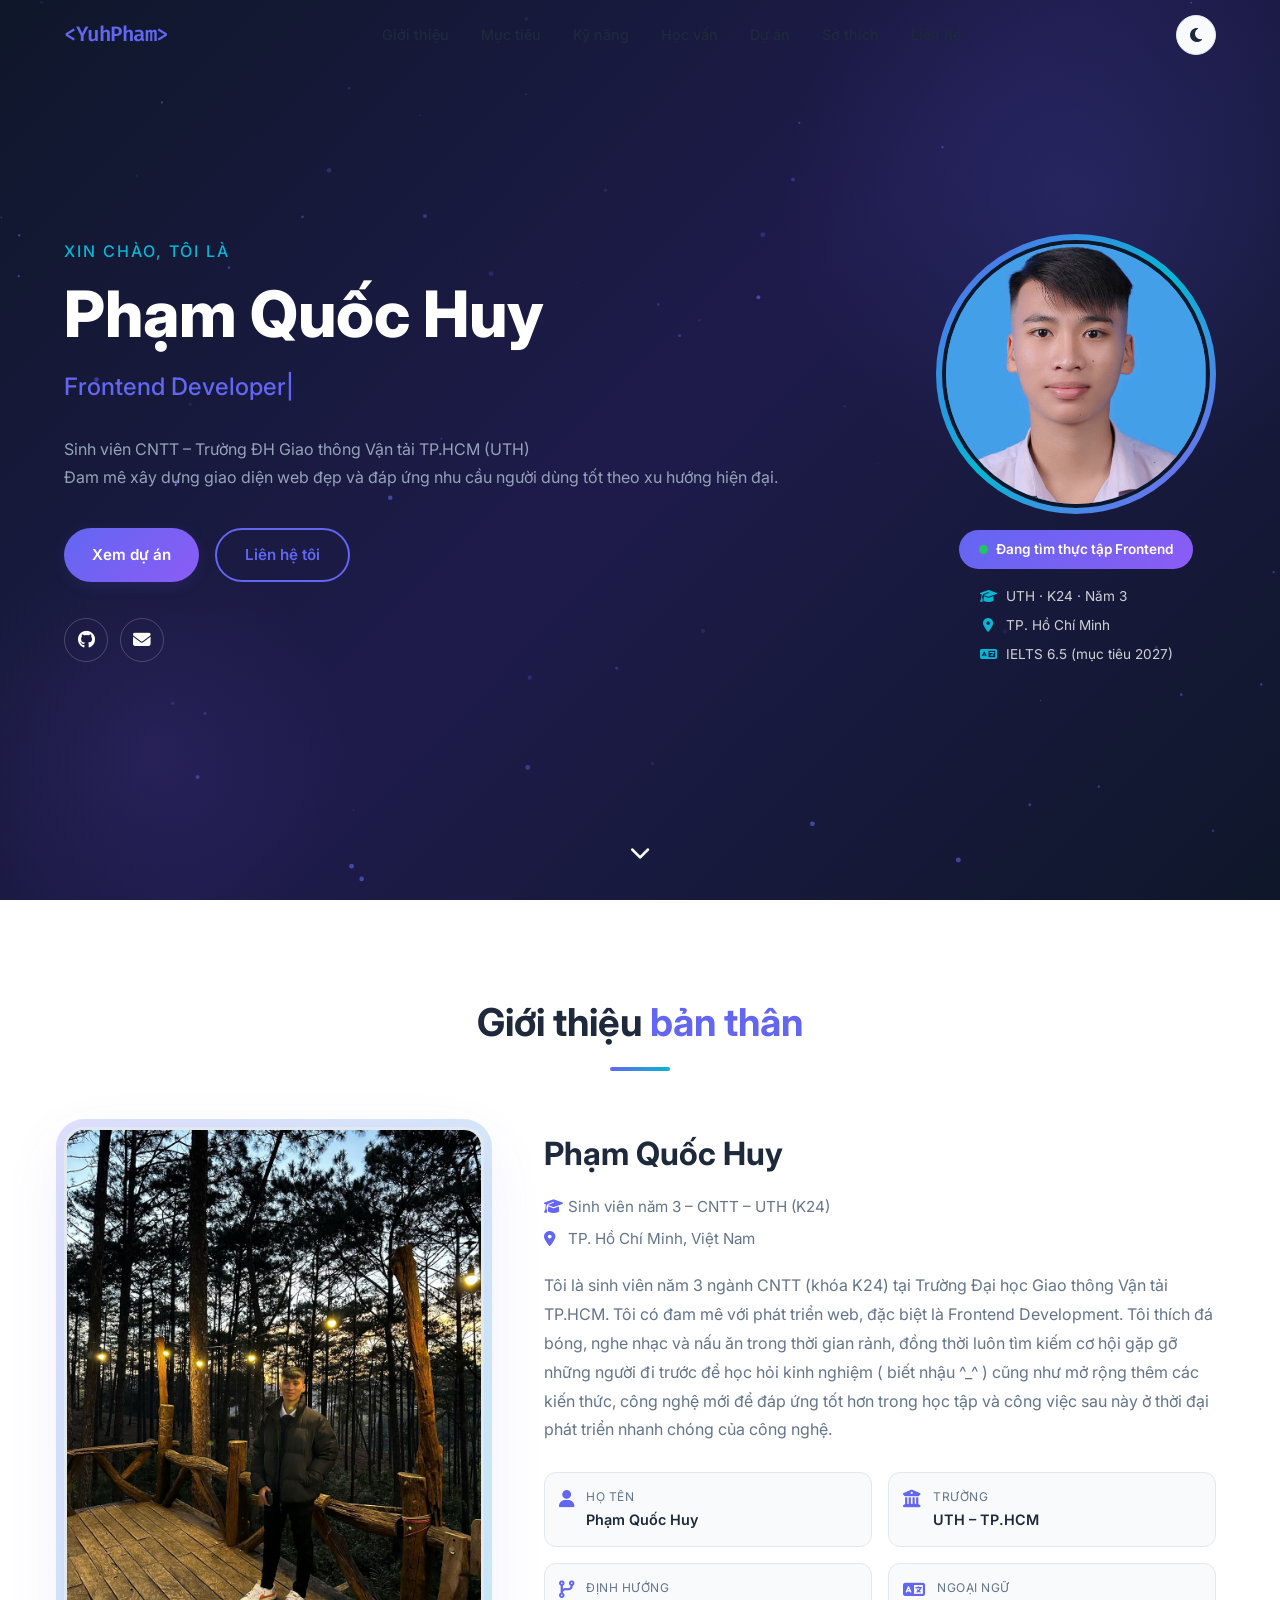
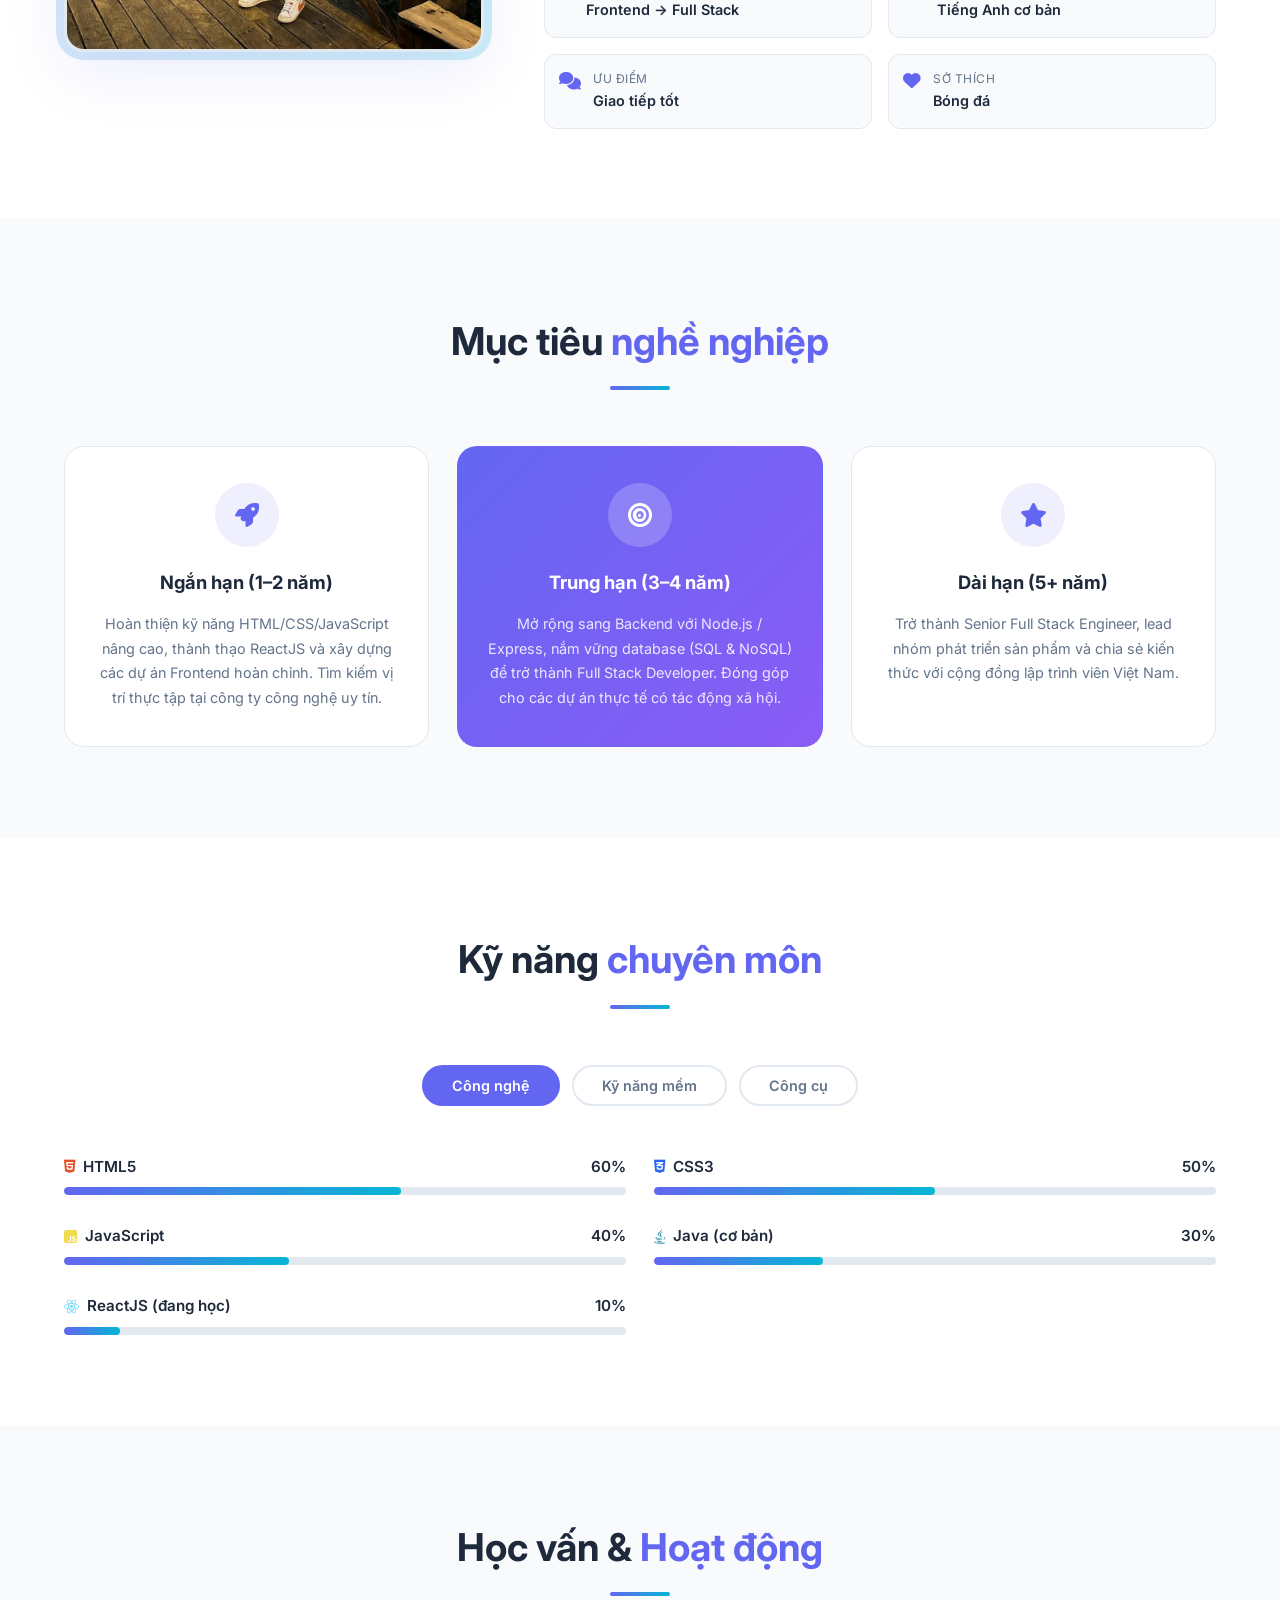
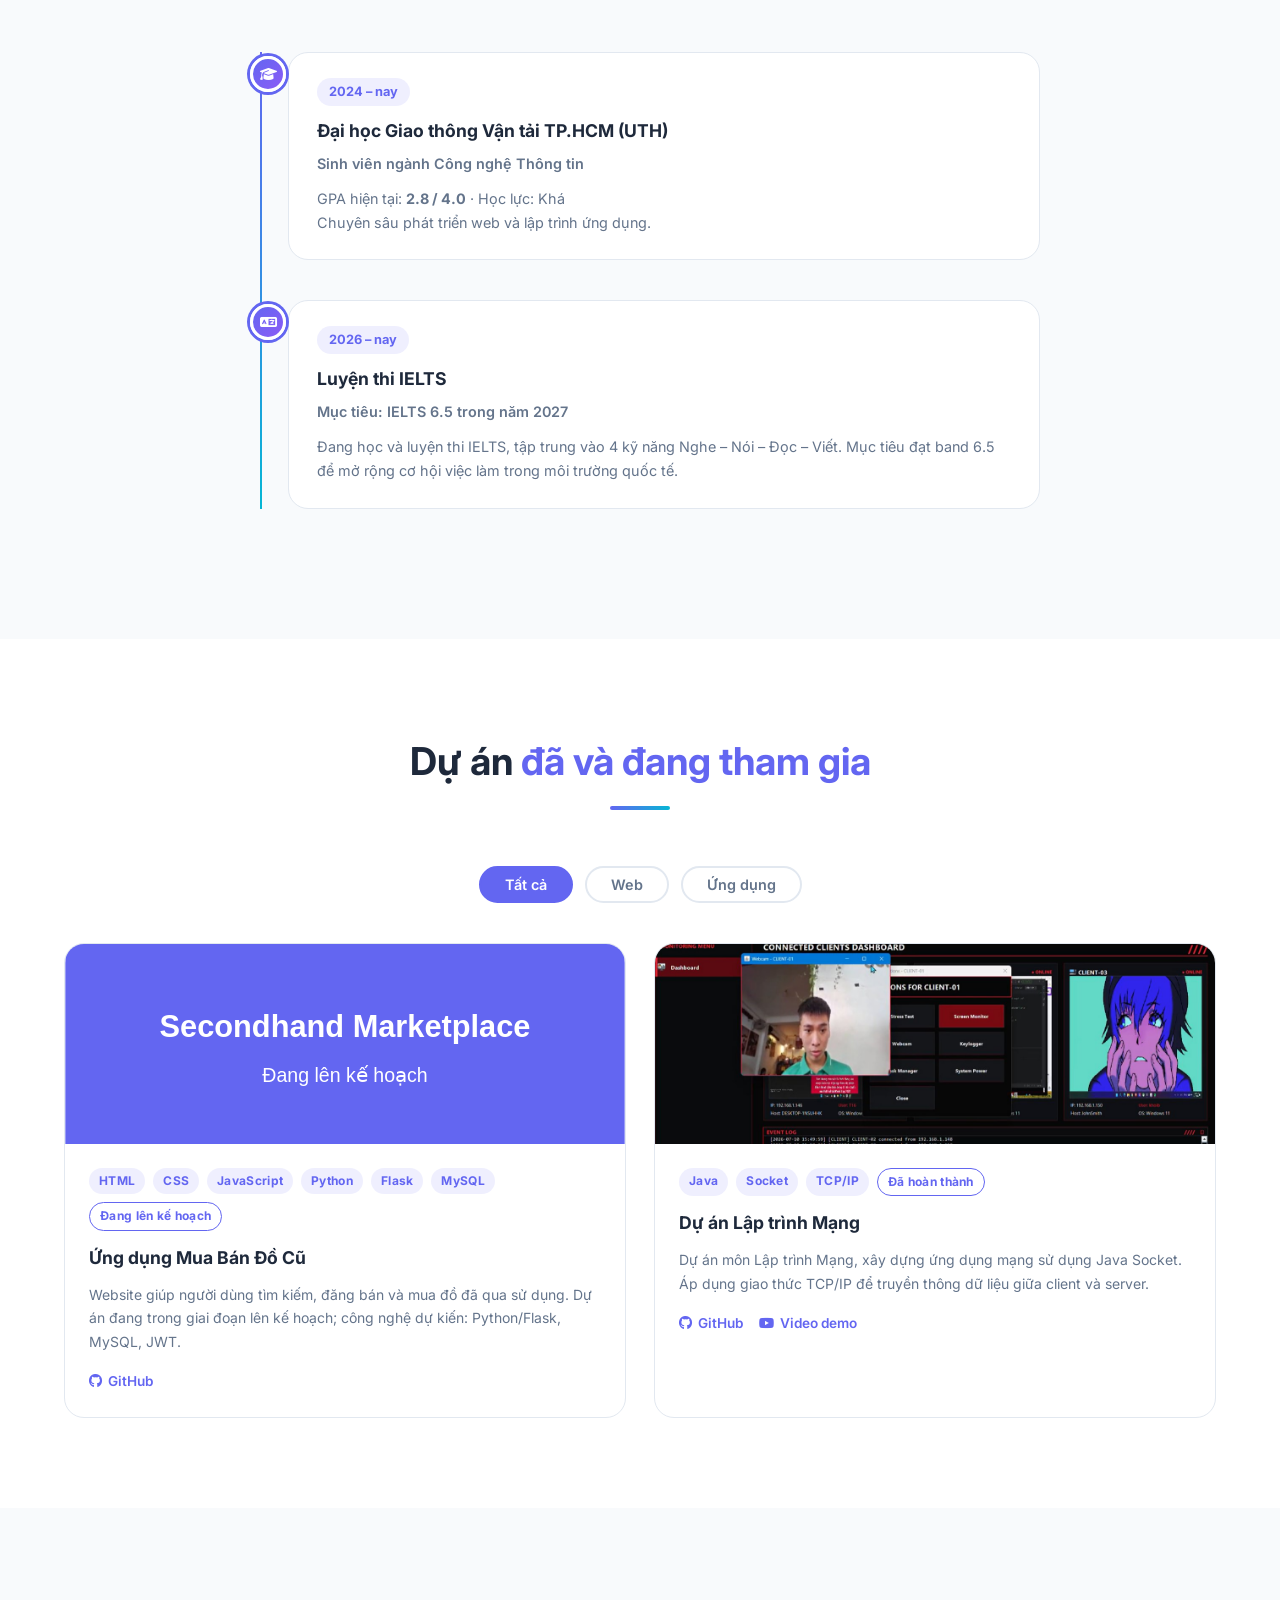
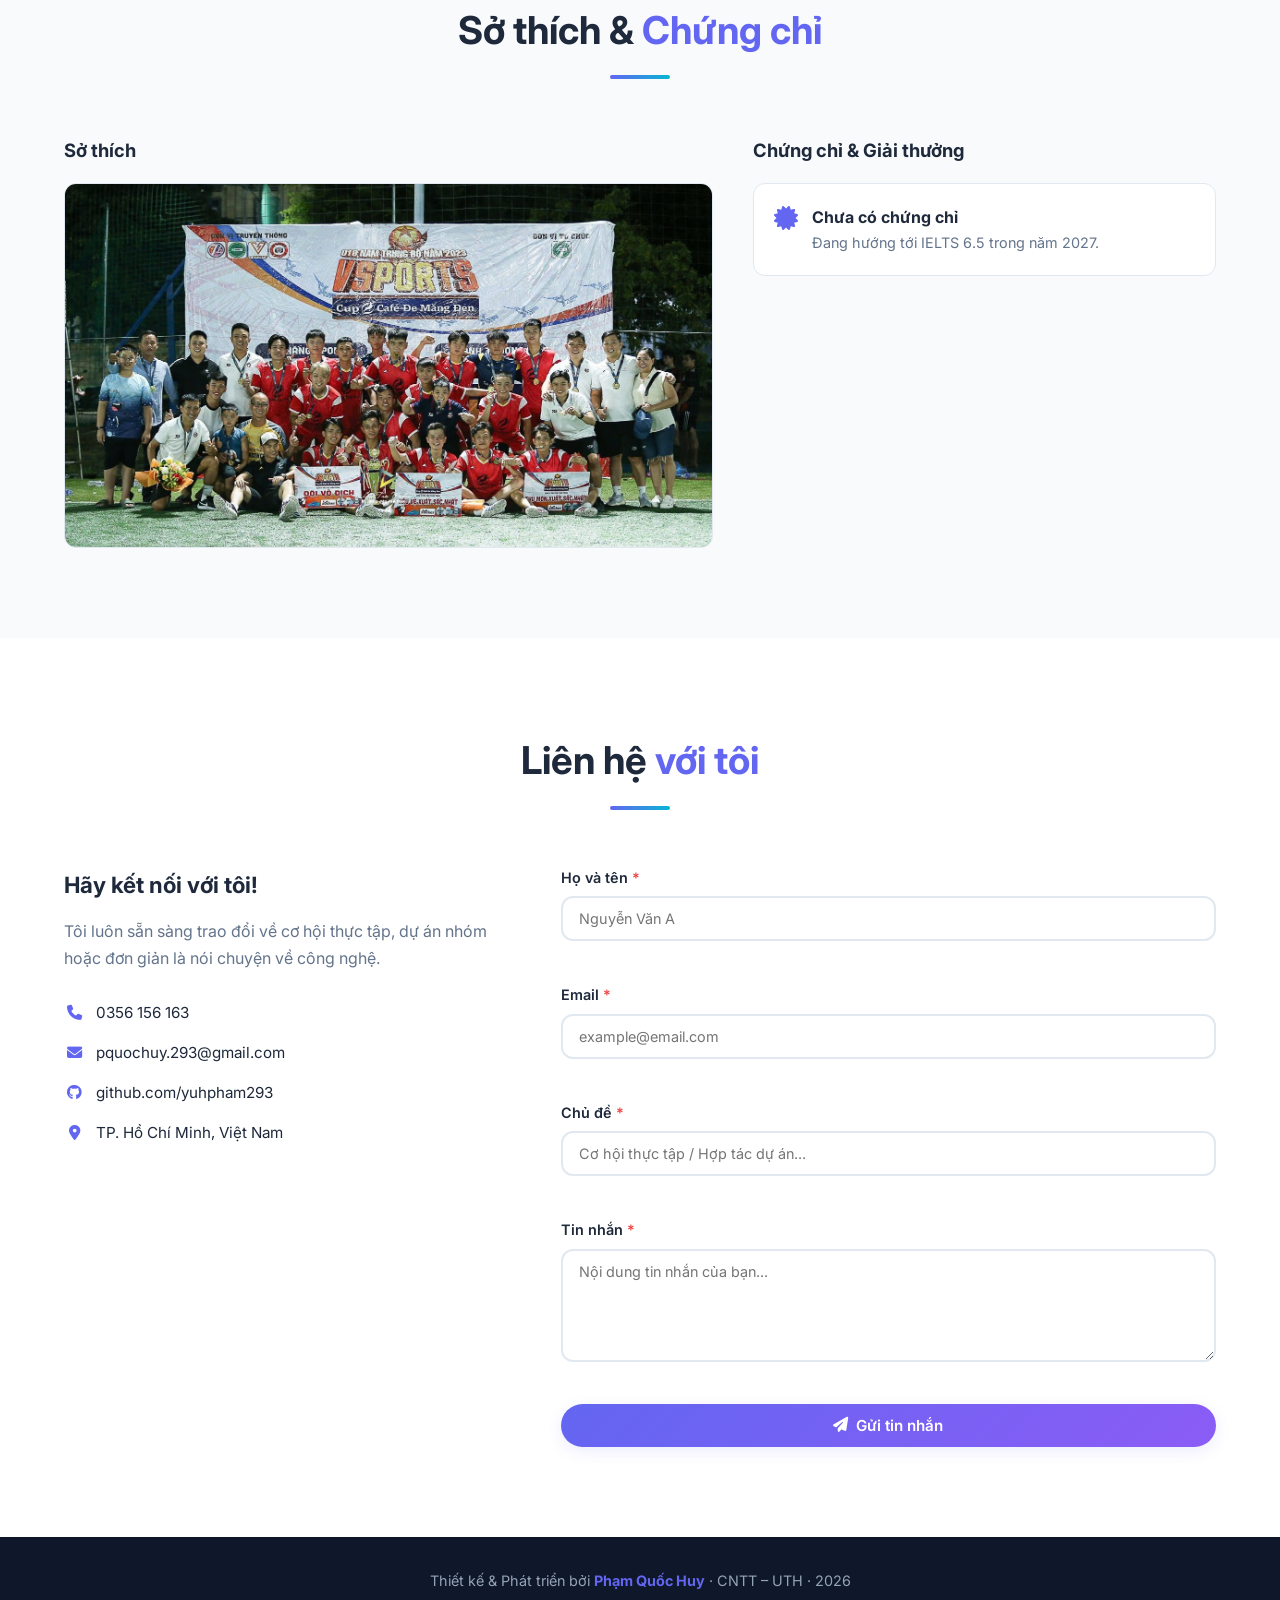
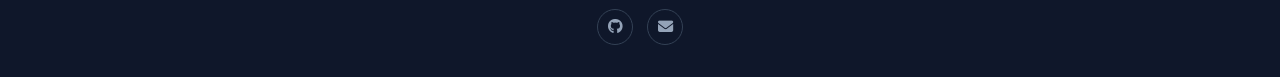
<file: Pham_Quoc_Huy/index.html>
<!DOCTYPE html>
<html lang="vi">
<head>
  <meta charset="UTF-8" />
  <meta name="viewport" content="width=device-width, initial-scale=1.0" />
  <title>Phạm Quốc Huy – Portfolio</title>
  <meta name="description" content="Portfolio của Phạm Quốc Huy – sinh viên CNTT UTH, định hướng Frontend Developer." />
  <meta property="og:title" content="Phạm Quốc Huy – Portfolio" />
  <meta property="og:description" content="Sinh viên CNTT UTH, đam mê phát triển web." />
  <meta property="og:image" content="images/me.jpg" />
  <link rel="icon" href="data:image/svg+xml,%3Csvg xmlns='http://www.w3.org/2000/svg' viewBox='0 0 100 100'%3E%3Ctext y='.9em' font-size='90'%3E%F0%9F%92%BB%3C/text%3E%3C/svg%3E" />
  <link rel="stylesheet" href="css/style.css" />
  <link rel="stylesheet" href="https://cdnjs.cloudflare.com/ajax/libs/font-awesome/6.5.0/css/all.min.css" />
  <link rel="preconnect" href="https://fonts.googleapis.com" />
  <link href="https://fonts.googleapis.com/css2?family=Inter:wght@300;400;500;600;700;800&family=Fira+Code:wght@400;500&display=swap" rel="stylesheet" />
</head>
<body>
  <header>
  <nav class="navbar" id="navbar">
    <div class="nav-container">
      <a href="#home" class="nav-logo">&lt;YuhPham&gt;</a>
      <ul class="nav-menu" id="nav-menu">
        <li><a href="#about"    class="nav-link">Giới thiệu</a></li>
        <li><a href="#career"   class="nav-link">Mục tiêu</a></li>
        <li><a href="#skills"   class="nav-link">Kỹ năng</a></li>
        <li><a href="#education" class="nav-link">Học vấn</a></li>
        <li><a href="#projects" class="nav-link">Dự án</a></li>
        <li><a href="#extras"   class="nav-link">Sở thích</a></li>
        <li><a href="#contact"  class="nav-link">Liên hệ</a></li>
      </ul>
      <div class="nav-actions">
        <button id="theme-toggle" class="btn-icon" title="Chuyển Dark/Light Mode">
          <i class="fas fa-moon" id="theme-icon"></i>
        </button>
        <button class="hamburger" id="hamburger" title="Menu">
          <span></span><span></span><span></span>
        </button>
      </div>
    </div>
  </nav>

  <!-- ========== BANNER / HOME ========== -->
  <section class="hero" id="home">
    <div class="hero-particles" id="particles"></div>
    <div class="hero-container">
      <div class="hero-text">
        <p class="hero-greeting">Xin chào, tôi là</p>
        <h1 class="hero-name">Phạm Quốc Huy</h1>
        <h2 class="hero-role">
          <span class="typing-wrapper">
            <span id="typed-text"></span><span class="cursor">|</span>
          </span>
        </h2>
        <p class="hero-sub">Sinh viên CNTT – Trường ĐH Giao thông Vận tải TP.HCM (UTH)<br />Đam mê xây dựng giao diện web đẹp và đáp ứng nhu cầu người dùng tốt theo xu hướng hiện đại.</p>
        <div class="hero-buttons">
          <a href="#projects" class="btn btn-primary">Xem dự án</a>
          <a href="#contact"  class="btn btn-outline">Liên hệ tôi</a>
        </div>
        <div class="hero-socials">
          <a href="https://github.com/yuhpham293" target="_blank" rel="noopener" title="GitHub"><i class="fab fa-github"></i></a>
          <a href="mailto:pquochuy.293@gmail.com" title="Email"><i class="fas fa-envelope"></i></a>
        </div>
      </div>
      <div class="hero-avatar">
        <div class="avatar-ring">
          <img src="images/avatar.jpg" alt="Phạm Quốc Huy" id="hero-img"
               onerror="this.src='https://ui-avatars.com/api/?name=Pham+Quoc+Huy&size=300&background=6366f1&color=fff&font-size=0.33'" />
        </div>
        <a href="#contact" class="avatar-badge"><span class="status-dot"></span> Đang tìm thực tập Frontend</a>
        <ul class="avatar-facts">
          <li><i class="fas fa-graduation-cap"></i> UTH · K24 · Năm 3</li>
          <li><i class="fas fa-map-marker-alt"></i> TP. Hồ Chí Minh</li>
          <li><i class="fas fa-language"></i> IELTS 6.5 (mục tiêu 2027)</li>
        </ul>
      </div>
    </div>
    <a href="#about" class="scroll-down" aria-label="Cuộn xuống"><i class="fas fa-chevron-down"></i></a>
  </section>
  </header>

  <main>

  <!-- ========== ABOUT ========== -->
  <section class="section" id="about">
    <div class="container">
      <h2 class="section-title">Giới thiệu <span>bản thân</span></h2>
      <div class="about-grid">
        <div class="about-image">
          <img src="images/me.jpg" alt="Phạm Quốc Huy"
               onerror="this.src='https://ui-avatars.com/api/?name=Pham+Quoc+Huy&size=400&background=6366f1&color=fff&font-size=0.33'" />
        </div>
        <div class="about-content">
          <h3>Phạm Quốc Huy</h3>
          <p class="about-tag"><i class="fas fa-graduation-cap"></i> Sinh viên năm 3 – CNTT – UTH (K24)</p>
          <p class="about-tag"><i class="fas fa-map-marker-alt"></i> TP. Hồ Chí Minh, Việt Nam</p>
          <p class="about-desc">
            Tôi là sinh viên năm 3 ngành CNTT (khóa K24) tại Trường Đại học Giao thông Vận tải TP.HCM.
            Tôi có đam mê với phát triển web, đặc biệt là Frontend Development.
            Tôi thích đá bóng, nghe nhạc và nấu ăn trong thời gian rảnh, đồng thời luôn tìm kiếm cơ hội gặp gỡ những người đi trước để học hỏi kinh nghiệm ( biết nhậu ^_^ ) cũng như mở rộng thêm các kiến thức, công nghệ mới để đáp ứng tốt hơn trong học tập và công việc sau này ở thời đại phát triển nhanh chóng của công nghệ.
          </p>
          <div class="about-info-grid">
            <div class="info-item">
              <i class="fas fa-user"></i>
              <div>
                <span class="label">Họ tên</span>
                <span class="value">Phạm Quốc Huy</span>
              </div>
            </div>
            <div class="info-item">
              <i class="fas fa-university"></i>
              <div>
                <span class="label">Trường</span>
                <span class="value">UTH – TP.HCM</span>
              </div>
            </div>
            <div class="info-item">
              <i class="fas fa-code-branch"></i>
              <div>
                <span class="label">Định hướng</span>
                <span class="value">Frontend → Full Stack</span>
              </div>
            </div>
            <div class="info-item">
              <i class="fas fa-language"></i>
              <div>
                <span class="label">Ngoại ngữ</span>
                <span class="value">Tiếng Anh cơ bản</span>
              </div>
            </div>
            <div class="info-item">
              <i class="fas fa-comments"></i>
              <div>
                <span class="label">Ưu điểm</span>
                <span class="value">Giao tiếp tốt</span>
              </div>
            </div>
            <div class="info-item">
              <i class="fas fa-heart"></i>
              <div>
                <span class="label">Sở thích</span>
                <span class="value">Bóng đá</span>
              </div>
            </div>
          </div>
        </div>
      </div>
    </div>
  </section>

  <!-- ========== CAREER GOAL ========== -->
  <section class="section section-alt" id="career">
    <div class="container">
      <h2 class="section-title">Mục tiêu <span>nghề nghiệp</span></h2>
      <div class="career-grid">
        <div class="career-card">
          <div class="career-icon"><i class="fas fa-rocket"></i></div>
          <h3>Ngắn hạn (1–2 năm)</h3>
          <p>Hoàn thiện kỹ năng HTML/CSS/JavaScript nâng cao, thành thạo ReactJS và xây dựng các dự án Frontend hoàn chỉnh. Tìm kiếm vị trí thực tập tại công ty công nghệ uy tín.</p>
        </div>
        <div class="career-card career-card--highlight">
          <div class="career-icon"><i class="fas fa-bullseye"></i></div>
          <h3>Trung hạn (3–4 năm)</h3>
          <p>Mở rộng sang Backend với Node.js / Express, nắm vững database (SQL & NoSQL) để trở thành Full Stack Developer. Đóng góp cho các dự án thực tế có tác động xã hội.</p>
        </div>
        <div class="career-card">
          <div class="career-icon"><i class="fas fa-star"></i></div>
          <h3>Dài hạn (5+ năm)</h3>
          <p>Trở thành Senior Full Stack Engineer, lead nhóm phát triển sản phẩm và chia sẻ kiến thức với cộng đồng lập trình viên Việt Nam.</p>
        </div>
      </div>
    </div>
  </section>

  <!-- ========== SKILLS ========== -->
  <section class="section" id="skills">
    <div class="container">
      <h2 class="section-title">Kỹ năng <span>chuyên môn</span></h2>
      <div class="skills-tabs">
        <button class="tab-btn active" data-tab="tech">Công nghệ</button>
        <button class="tab-btn" data-tab="soft">Kỹ năng mềm</button>
        <button class="tab-btn" data-tab="tools">Công cụ</button>
      </div>

      <!-- Tech Skills -->
      <div class="tab-content active" id="tab-tech">
        <div class="skills-grid">
          <div class="skill-bar-item">
            <div class="skill-bar-header">
              <span><i class="fab fa-html5 icon-html"></i> HTML5</span>
              <span>60%</span>
            </div>
            <div class="skill-bar"><div class="skill-progress" data-width="60"></div></div>
          </div>
          <div class="skill-bar-item">
            <div class="skill-bar-header">
              <span><i class="fab fa-css3-alt icon-css"></i> CSS3</span>
              <span>50%</span>
            </div>
            <div class="skill-bar"><div class="skill-progress" data-width="50"></div></div>
          </div>
          <div class="skill-bar-item">
            <div class="skill-bar-header">
              <span><i class="fab fa-js-square icon-js"></i> JavaScript</span>
              <span>40%</span>
            </div>
            <div class="skill-bar"><div class="skill-progress" data-width="40"></div></div>
          </div>
          <div class="skill-bar-item">
            <div class="skill-bar-header">
              <span><i class="fab fa-java icon-java"></i> Java (cơ bản)</span>
              <span>30%</span>
            </div>
            <div class="skill-bar"><div class="skill-progress" data-width="30"></div></div>
          </div>
          <div class="skill-bar-item">
            <div class="skill-bar-header">
              <span><i class="fab fa-react icon-react"></i> ReactJS (đang học)</span>
              <span>10%</span>
            </div>
            <div class="skill-bar"><div class="skill-progress" data-width="10"></div></div>
          </div>
        </div>
      </div>

      <!-- Soft Skills -->
      <div class="tab-content" id="tab-soft">
        <div class="soft-skills-grid">
          <div class="soft-skill-card">
            <i class="fas fa-comments"></i>
            <h4>Giao tiếp tốt</h4>
            <p>Khả năng trình bày ý tưởng rõ ràng, lắng nghe và hợp tác hiệu quả trong nhóm.</p>
          </div>
          <div class="soft-skill-card">
            <i class="fas fa-users"></i>
            <h4>Làm việc nhóm</h4>
            <p>Có tinh thần đồng đội, hỗ trợ thành viên và cùng đạt mục tiêu chung.</p>
          </div>
          <div class="soft-skill-card">
            <i class="fas fa-brain"></i>
            <h4>Tư duy logic</h4>
            <p>Phân tích vấn đề có hệ thống, đề xuất giải pháp tối ưu và sáng tạo.</p>
          </div>
          <div class="soft-skill-card">
            <i class="fas fa-clock"></i>
            <h4>Quản lý thời gian</h4>
            <p>Lên kế hoạch học tập và làm việc hiệu quả, đảm bảo deadline.</p>
          </div>
        </div>
      </div>

      <!-- Tools -->
      <div class="tab-content" id="tab-tools">
        <div class="tools-grid">
          <div class="tool-badge"><i class="fab fa-git-alt"></i> Git / GitHub</div>
          <div class="tool-badge"><i class="fas fa-code"></i> VS Code / Visual Studio</div>
          <div class="tool-badge"><i class="fas fa-database"></i> MySQL</div>
          <div class="tool-badge"><i class="fas fa-paint-brush"></i> Canva</div>
          <div class="tool-badge"><i class="fas fa-robot"></i> AI Tools </div>
          <div class="tool-badge"><i class="fas fa-terminal"></i> HTML / CSS / JavaScript</div>
          <div class="tool-badge"><i class="fab fa-react"></i> Java</div>
        </div>
      </div>
    </div>
  </section>

  <!-- ========== EDUCATION / EXPERIENCE ========== -->
  <section class="section section-alt" id="education">
    <div class="container">
      <h2 class="section-title">Học vấn & <span>Hoạt động</span></h2>
      <div class="timeline">
        <div class="timeline-item">
          <div class="timeline-dot"><i class="fas fa-graduation-cap"></i></div>
          <div class="timeline-content">
            <span class="timeline-year">2024 – nay</span>
            <h3>Đại học Giao thông Vận tải TP.HCM (UTH)</h3>
            <p class="timeline-role">Sinh viên ngành Công nghệ Thông tin</p>
            <p>GPA hiện tại: <strong>2.8 / 4.0</strong> · Học lực: Khá<br />
               Chuyên sâu phát triển web và lập trình ứng dụng.</p>
          </div>
        </div>
        <div class="timeline-item">
          <div class="timeline-dot"><i class="fas fa-language"></i></div>
          <div class="timeline-content">
            <span class="timeline-year">2026 – nay</span>
            <h3>Luyện thi IELTS</h3>
            <p class="timeline-role">Mục tiêu: IELTS 6.5 trong năm 2027</p>
            <p>Đang học và luyện thi IELTS, tập trung vào 4 kỹ năng Nghe – Nói – Đọc – Viết.
               Mục tiêu đạt band 6.5 để mở rộng cơ hội việc làm trong môi trường quốc tế.</p>
          </div>
        </div>
      </div>
    </div>
  </section>

  <!-- ========== PROJECTS ========== -->
  <section class="section" id="projects">
    <div class="container">
      <h2 class="section-title">Dự án <span>đã và đang tham gia</span></h2>
      <div class="project-filters">
        <button class="filter-btn active" data-filter="all">Tất cả</button>
        <button class="filter-btn" data-filter="web">Web</button>
        <button class="filter-btn" data-filter="app">Ứng dụng</button>
      </div>

      <div class="projects-grid" id="projects-grid">
        <!-- Project 1: Secondhand Marketplace -->
        <article class="project-card" data-category="web">
          <div class="project-img">
            <img src="images/project-marketplace.svg" alt="Secondhand Marketplace" />
            <div class="project-overlay">
              <button class="btn-icon" onclick="openModal('modal1')"><i class="fas fa-expand"></i></button>
              <a href="https://github.com/anhkiet1210/secondhand-marketplace" target="_blank" class="btn-icon"><i class="fas fa-external-link-alt"></i></a>
            </div>
          </div>
          <div class="project-body">
            <div class="project-tags">
              <span class="tag">HTML</span><span class="tag">CSS</span><span class="tag">JavaScript</span>
              <span class="tag">Python</span><span class="tag">Flask</span><span class="tag">MySQL</span>
              <span class="tag tag-status">Đang lên kế hoạch</span>
            </div>
            <h3>Ứng dụng Mua Bán Đồ Cũ</h3>
            <p>Website giúp người dùng tìm kiếm, đăng bán và mua đồ đã qua sử dụng. Dự án đang trong giai đoạn lên kế hoạch; công nghệ dự kiến: Python/Flask, MySQL, JWT.</p>
            <div class="project-links">
              <a href="https://github.com/anhkiet1210/secondhand-marketplace" target="_blank"><i class="fab fa-github"></i> GitHub</a>
            </div>
          </div>
        </article>

        <!-- Project 2: Network Programming -->
        <article class="project-card" data-category="app">
          <div class="project-img">
            <img src="images/project-network.jpg" alt="Network Programming Project" />
            <div class="project-overlay">
              <button class="btn-icon" onclick="openModal('modal2')"><i class="fas fa-expand"></i></button>
              <a href="https://github.com/HAI-AI-I/PROJECT-NETWORK-PROGRAMMING" target="_blank" class="btn-icon"><i class="fas fa-external-link-alt"></i></a>
            </div>
          </div>
          <div class="project-body">
            <div class="project-tags">
              <span class="tag">Java</span><span class="tag">Socket</span><span class="tag">TCP/IP</span>
              <span class="tag tag-status">Đã hoàn thành</span>
            </div>
            <h3>Dự án Lập trình Mạng</h3>
            <p>Dự án môn Lập trình Mạng, xây dựng ứng dụng mạng sử dụng Java Socket. Áp dụng giao thức TCP/IP để truyền thông dữ liệu giữa client và server.</p>
            <div class="project-links">
              <a href="https://github.com/HAI-AI-I/PROJECT-NETWORK-PROGRAMMING" target="_blank" rel="noopener"><i class="fab fa-github"></i> GitHub</a>
              <a href="https://www.youtube.com/watch?v=MMR2Ktg-Wsw" target="_blank" rel="noopener"><i class="fab fa-youtube"></i> Video demo</a>
            </div>
          </div>
        </article>
      </div>
    </div>
  </section>

  <!-- ========== HOBBIES & CERTIFICATES ========== -->
  <section class="section section-alt" id="extras">
    <div class="container">
      <h2 class="section-title">Sở thích & <span>Chứng chỉ</span></h2>
      <div class="extras-grid">
        <div>
          <h3 class="extras-heading">Sở thích</h3>
          <div class="hobby-list">
            <figure class="hobby-card hobby-photo">
              <img src="images/vsport-u18.jpg" alt="Đội vô địch giải U18 Nam Trung Bộ 2023 – VSports" loading="lazy" />
              <figcaption><i class="fas fa-futbol"></i> <strong>Bóng đá</strong> – Vô địch giải U18 Nam Trung Bộ 2023 (VSports)</figcaption>
            </figure>
          </div>
        </div>
        <div>
          <h3 class="extras-heading">Chứng chỉ & Giải thưởng</h3>
          <div class="cert-item"><i class="fas fa-certificate"></i><div><strong>Chưa có chứng chỉ</strong><p>Đang hướng tới IELTS 6.5 trong năm 2027.</p></div></div>
        </div>
      </div>
    </div>
  </section>

  <!-- ========== CONTACT ========== -->
  <section class="section" id="contact">
    <div class="container">
      <h2 class="section-title">Liên hệ <span>với tôi</span></h2>
      <div class="contact-grid">
        <div class="contact-info">
          <h3>Hãy kết nối với tôi!</h3>
          <p>Tôi luôn sẵn sàng trao đổi về cơ hội thực tập, dự án nhóm hoặc đơn giản là nói chuyện về công nghệ.</p>
          <ul class="contact-list">
            <li><i class="fas fa-phone"></i> <a href="tel:0356156163">0356 156 163</a></li>
            <li><i class="fas fa-envelope"></i> <a href="mailto:pquochuy.293@gmail.com">pquochuy.293@gmail.com</a></li>
            <li><i class="fab fa-github"></i>  <a href="https://github.com/yuhpham293" target="_blank">github.com/yuhpham293</a></li>
            <li><i class="fas fa-map-marker-alt"></i> TP. Hồ Chí Minh, Việt Nam</li>
          </ul>
        </div>
        <form class="contact-form" id="contact-form" novalidate>
          <div class="form-group">
            <label for="name">Họ và tên <span class="required">*</span></label>
            <input type="text" id="name" name="name" placeholder="Nguyễn Văn A" />
            <span class="form-error" id="name-error"></span>
          </div>
          <div class="form-group">
            <label for="email">Email <span class="required">*</span></label>
            <input type="email" id="email" name="email" placeholder="example@email.com" />
            <span class="form-error" id="email-error"></span>
          </div>
          <div class="form-group">
            <label for="subject">Chủ đề <span class="required">*</span></label>
            <input type="text" id="subject" name="subject" placeholder="Cơ hội thực tập / Hợp tác dự án..." />
            <span class="form-error" id="subject-error"></span>
          </div>
          <div class="form-group">
            <label for="message">Tin nhắn <span class="required">*</span></label>
            <textarea id="message" name="message" rows="5" placeholder="Nội dung tin nhắn của bạn..."></textarea>
            <span class="form-error" id="message-error"></span>
          </div>
          <button type="submit" class="btn btn-primary btn-full">
            <i class="fas fa-paper-plane"></i> Gửi tin nhắn
          </button>
          <div class="form-success" id="form-success">
            <i class="fas fa-check-circle"></i> Cảm ơn bạn! Tin nhắn đã được gửi thành công.
          </div>
        </form>
      </div>
    </div>
  </section>

  </main>

  <!-- ========== FOOTER ========== -->
  <footer class="footer">
    <div class="container">
      <p>Thiết kế & Phát triển bởi <strong>Phạm Quốc Huy</strong> · CNTT – UTH · 2026</p>
      <div class="footer-socials">
        <a href="https://github.com/quochuy293" target="_blank"><i class="fab fa-github"></i></a>
        <a href="mailto:pquochuy.293@gmail.com"><i class="fas fa-envelope"></i></a>
      </div>
    </div>
  </footer>

  <!-- ========== SCROLL TO TOP ========== -->
  <button class="scroll-top" id="scroll-top" title="Lên đầu trang">
    <i class="fas fa-arrow-up"></i>
  </button>

  <!-- ========== PROJECT MODALS ========== -->
  <div class="modal-overlay" id="modal-overlay" onclick="closeModal()"></div>

  <div class="modal" id="modal1">
    <button class="modal-close" onclick="closeModal()"><i class="fas fa-times"></i></button>
    <img src="images/project-marketplace.svg" alt="Secondhand Marketplace" />
    <div class="modal-body">
      <h3>Ứng dụng Mua Bán Đồ Cũ – Secondhand Marketplace</h3>
      <p><strong>Công nghệ dự kiến:</strong> HTML · CSS · JavaScript · Bootstrap · Python · Flask · SQLAlchemy · MySQL · JWT · Postman</p>
      <p>Website giúp người dùng tìm kiếm, đăng bán và mua đồ đã qua sử dụng. Dự án đang trong giai đoạn lên kế hoạch; các tính năng dự kiến gồm xác thực người dùng bằng JWT, quản lý sản phẩm và REST API.</p>
      <p><strong>Trạng thái:</strong> Đang lên kế hoạch</p>
      <div class="project-links">
        <a href="https://github.com/anhkiet1210/secondhand-marketplace" target="_blank" class="btn btn-primary"><i class="fab fa-github"></i> GitHub</a>
      </div>
    </div>
  </div>

  <div class="modal" id="modal2">
    <button class="modal-close" onclick="closeModal()"><i class="fas fa-times"></i></button>
    <img src="images/project-network.jpg" alt="Network Programming" />
    <div class="modal-body">
      <h3>Dự án Lập trình Mạng – PROJECT-NETWORK-PROGRAMMING</h3>
      <p><strong>Công nghệ:</strong> Java · Socket Programming · TCP/IP · Multithreading</p>
      <p>Dự án môn học Lập trình Mạng, xây dựng ứng dụng giao tiếp mạng sử dụng Java Socket. Áp dụng giao thức TCP/IP để truyền thông dữ liệu giữa client và server, xử lý đa luồng để phục vụ nhiều client đồng thời.</p>
      <p><strong>Vai trò:</strong> Thành viên nhóm phát triển</p>
      <div class="project-links">
        <a href="https://github.com/HAI-AI-I/PROJECT-NETWORK-PROGRAMMING" target="_blank" rel="noopener" class="btn btn-primary"><i class="fab fa-github"></i> GitHub</a>
        <a href="https://www.youtube.com/watch?v=MMR2Ktg-Wsw" target="_blank" rel="noopener" class="btn btn-outline"><i class="fab fa-youtube"></i> Video demo</a>
      </div>
    </div>
  </div>

  <script src="js/main.js"></script>
</body>
</html>
</file>
<file: css/style.css>
/* =====================================================
   GROUP 09 PORTFOLIO
   Design: Modern Editorial / Developer Portfolio
   ===================================================== */

/* ===== 01. DESIGN TOKENS ===== */

:root {
    --bg-main: #F3F1EB;
    --bg-card: #EAE8E1;
    --bg-secondary: #E7E5DD;

    --text-primary: #202620;
    --text-secondary: #73776E;
    --text-muted: #9B9E95;

    --accent-color: #315BCE;
    --accent-hover: #2448AA;

    --border-color: #D8D6CE;

    --font-main: 'Inter', sans-serif;

    --container-width: 1200px;
    --header-height: 78px;

    --transition: 0.3s ease;
}

/* ===== 02. RESET & BASE ===== */

* {
    margin: 0;
    padding: 0;
    box-sizing: border-box;
}

html {
    scroll-behavior: smooth;
    scroll-padding-top: var(--header-height);
}

body {
    font-family: var(--font-main);
    background-color: var(--bg-main);
    color: var(--text-primary);
    line-height: 1.65;
    overflow-x: hidden;
    -webkit-font-smoothing: antialiased;
}

::selection {
    background-color: var(--accent-color);
    color: #fff;
}

a {
    text-decoration: none;
    color: inherit;
}

ul {
    list-style: none;
}

button,
a {
    -webkit-tap-highlight-color: transparent;
}

button {
    font: inherit;
}

img {
    display: block;
    max-width: 100%;
}

.container {
    width: min(90%, var(--container-width));
    margin: 0 auto;
}

section {
    padding: 110px 0;
}

/* Focus dành cho bàn phím */

a:focus-visible,
button:focus-visible {
    outline: 3px solid var(--accent-color);
    outline-offset: 5px;
}

/* ===== 03. HEADER & NAVIGATION ===== */

header {
    position: fixed;
    top: 0;
    left: 0;
    width: 100%;
    height: var(--header-height);

    display: flex;
    align-items: center;

    background-color: rgba(243, 241, 235, 0.94);
    border-bottom: 1px solid transparent;

    z-index: 1000;
    transition: var(--transition);
}

header.sticky {
    background-color: rgba(243, 241, 235, 0.97);
    border-bottom-color: var(--border-color);
}

.header-container {
    display: flex;
    align-items: center;
    justify-content: space-between;
    position: relative;
}

/* Logo */

.logo a {
    font-size: 1.1rem;
    font-weight: 800;
    letter-spacing: -0.04em;
}

.logo span {
    color: var(--accent-color);
}

/* Navigation */

.nav-menu ul {
    display: flex;
    align-items: center;
    gap: 34px;
}

.nav-menu a {
    position: relative;

    font-size: 0.85rem;
    font-weight: 600;
    color: var(--text-secondary);

    transition: color var(--transition);
}

.nav-menu a::after {
    content: "";

    position: absolute;
    bottom: -7px;
    left: 0;

    width: 0;
    height: 2px;

    background-color: var(--accent-color);
    transition: width var(--transition);
}

.nav-menu a:hover {
    color: var(--text-primary);
}

.nav-menu a:hover::after {
    width: 100%;
}

/* Mobile Toggle */

.mobile-toggle {
    display: none;
    border: none;
    background: none;

    color: var(--text-primary);
    font-size: 1.5rem;

    cursor: pointer;
}

/* ===== 04. HERO SECTION ===== */

#hero {
    min-height: 750px;
    min-height: 100svh;

    display: flex;
    align-items: center;

    position: relative;
    overflow: hidden;

    padding-top: var(--header-height);

    background-color: var(--bg-main);
}

/* Một chi tiết trang trí tối giản */

#hero::before {
    content: "09";

    position: absolute;
    right: 7%;
    top: 50%;

    transform: translateY(-50%);

    font-size: clamp(16rem, 30vw, 28rem);
    font-weight: 800;
    letter-spacing: -0.1em;
    line-height: 1;

    color: rgba(32, 38, 32, 0.035);

    pointer-events: none;
    user-select: none;
}

.hero-content {
    position: relative;
    z-index: 1;

    width: 100%;
    max-width: 850px;

    text-align: left;

    animation: heroEntrance 0.8s ease both;
}

.hero-content .subtitle {
    display: flex;
    align-items: center;
    gap: 12px;

    color: var(--accent-color);

    font-size: 0.78rem;
    font-weight: 700;
    letter-spacing: 0.15em;
    text-transform: uppercase;

    margin-bottom: 28px;
}

.hero-content .subtitle::before {
    content: "";

    width: 30px;
    height: 2px;

    background-color: var(--accent-color);
}

.hero-content .title {
    max-width: 850px;

    font-size: clamp(3.2rem, 8vw, 6.8rem);
    font-weight: 800;

    line-height: 0.98;
    letter-spacing: -0.075em;

    margin-bottom: 28px;
}

.hero-content .title span {
    color: var(--accent-color);
}

.hero-content .description {
    max-width: 560px;

    color: var(--text-secondary);
    font-size: 1.05rem;
    line-height: 1.8;

    margin-bottom: 38px;
}

/* CTA Button */

.btn-primary {
    display: inline-flex;
    align-items: center;
    justify-content: center;
    gap: 16px;

    padding: 15px 24px;

    background-color: var(--accent-color);
    color: #fff;

    border: 1px solid var(--accent-color);

    font-size: 0.85rem;
    font-weight: 700;
    letter-spacing: 0.02em;

    border-radius: 3px;

    transition:
        background-color var(--transition),
        border-color var(--transition),
        transform var(--transition);
}

.btn-primary::after {
    content: "↗";
    font-size: 1.1rem;
    transition: transform var(--transition);
}

.btn-primary:hover {
    background-color: var(--accent-hover);
    border-color: var(--accent-hover);
    transform: translateY(-3px);
}

.btn-primary:hover::after {
    transform: translate(3px, -3px);
}

/* ===== 05. GENERAL SECTIONS ===== */

.section-header {
    text-align: left;
    margin-bottom: 55px;
}

.section-header h2 {
    font-size: clamp(2rem, 4vw, 3rem);
    font-weight: 800;
    line-height: 1.15;
    letter-spacing: -0.055em;

    margin-bottom: 16px;
}

.divider {
    width: 42px;
    height: 3px;

    margin: 0;

    background-color: var(--accent-color);
}

/* ===== 06. MEMBERS SECTION ===== */

#members {
    background-color: var(--bg-main);
}

.members-grid {
    display: grid;
    grid-template-columns: repeat(3, minmax(0, 1fr));
    gap: 24px;
}

/* Member Card */

.member-card {
    display: block;
    position: relative;

    min-width: 0;

    background-color: var(--bg-card);
    border: 1px solid var(--border-color);

    border-radius: 4px;
    overflow: hidden;

    transition:
        transform var(--transition),
        border-color var(--transition),
        background-color var(--transition);
}

.member-card:hover {
    transform: translateY(-6px);
    border-color: var(--accent-color);
    background-color: #EFEEE8;
}

/* Avatar */

.card-img-wrapper {
    position: relative;

    width: 100%;
    aspect-ratio: 4 / 3;

    overflow: hidden;

    background-color: #D8D7CF;

    display: flex;
    align-items: center;
    justify-content: center;
}

.card-img-wrapper img {
    width: 100%;
    height: 100%;

    object-fit: cover;

    transition: transform 0.5s ease;
}

.member-card:hover .card-img-wrapper img {
    transform: scale(1.035);
}

/* Fallback Avatar */

.avatar-fallback {
    font-size: 5rem;
    font-weight: 800;
    letter-spacing: -0.08em;

    color: rgba(32, 38, 32, 0.22);
}

/* Card Content */

.card-content {
    padding: 25px 24px 28px;
    text-align: left;
}

.member-number {
    display: inline-block;

    color: var(--accent-color);

    font-size: 0.75rem;
    font-weight: 800;
    letter-spacing: 0.12em;

    margin-bottom: 12px;
}

.member-name {
    font-size: clamp(1.15rem, 2vw, 1.4rem);
    font-weight: 750;
    line-height: 1.3;
    letter-spacing: -0.035em;

    margin-bottom: 22px;
}

/* View Portfolio */

.view-btn {
    display: inline-flex;
    align-items: center;
    gap: 10px;

    padding: 0;

    background: none;
    color: var(--text-primary);

    border: none;
    border-bottom: 1px solid var(--border-color);
    border-radius: 0;

    font-size: 0.82rem;
    font-weight: 700;
    letter-spacing: 0.02em;

    padding-bottom: 7px;

    transition:
        color var(--transition),
        border-color var(--transition);
}

.view-btn::after {
    content: "↗";
    font-size: 1rem;

    transition: transform var(--transition);
}

.member-card:hover .view-btn {
    color: var(--accent-color);
    border-color: var(--accent-color);
}

.member-card:hover .view-btn::after {
    transform: translate(3px, -3px);
}

/* ===== 07. ABOUT SECTION ===== */

#about {
    background-color: var(--bg-secondary);

    border-top: 1px solid var(--border-color);
    border-bottom: 1px solid var(--border-color);
}

.about-content p {
    max-width: 760px;

    color: var(--text-secondary);

    font-size: 1.05rem;
    line-height: 1.9;

    text-align: left;
}

/* ===== 08. FOOTER ===== */

footer {
    background-color: var(--text-primary);
    color: var(--bg-main);

    padding: 60px 0 35px;
}

.footer-container {
    display: flex;
    flex-direction: column;
    gap: 30px;
}

.footer-info h3 {
    font-size: 1.15rem;
    font-weight: 800;
    letter-spacing: 0.04em;

    color: #fff;

    margin-bottom: 10px;
}

.footer-info p {
    color: #A6ABA1;
    font-size: 0.85rem;
}

.footer-links {
    display: flex;
    flex-wrap: wrap;
    gap: 28px;
}

.footer-links a {
    color: #A6ABA1;
    font-size: 0.85rem;

    transition: color var(--transition);
}

.footer-links a:hover {
    color: #fff;
}

/* ===== 09. BACK TO TOP ===== */

.back-to-top {
    position: fixed;
    right: 28px;
    bottom: 28px;

    width: 44px;
    height: 44px;

    display: flex;
    align-items: center;
    justify-content: center;

    background-color: var(--text-primary);
    color: #fff;

    border: 1px solid rgba(255, 255, 255, 0.15);
    border-radius: 3px;

    font-size: 1.2rem;

    opacity: 0;
    visibility: hidden;
    transform: translateY(10px);

    transition: var(--transition);
    z-index: 999;
}

.back-to-top.active {
    opacity: 1;
    visibility: visible;
    transform: translateY(0);
}

.back-to-top:hover {
    background-color: var(--accent-color);
    transform: translateY(-4px);
}

/* ===== 10. ANIMATIONS ===== */

@keyframes heroEntrance {
    from {
        opacity: 0;
        transform: translateY(20px);
    }

    to {
        opacity: 1;
        transform: translateY(0);
    }
}

/* ===== 11. RESPONSIVE ===== */

/* Tablet */

@media (max-width: 992px) {
    section {
        padding: 85px 0;
    }

    .members-grid {
        grid-template-columns: repeat(2, minmax(0, 1fr));
        gap: 20px;
    }

    #hero::before {
        right: 2%;
        font-size: 22rem;
    }
}

/* Mobile */

@media (max-width: 768px) {
    :root {
        --header-height: 68px;
    }

    section {
        padding: 70px 0;
    }

    /* Mobile Navigation */

    .mobile-toggle {
        display: block;
    }

    .nav-menu {
        display: none;

        position: absolute;
        top: calc(100% + 12px);
        right: 0;

        width: min(280px, 90vw);

        padding: 22px;

        background-color: var(--bg-main);
        border: 1px solid var(--border-color);

        box-shadow: 0 12px 30px rgba(32, 38, 32, 0.08);
    }

    .nav-menu.active {
        display: block;
    }

    .nav-menu ul {
        flex-direction: column;
        align-items: flex-start;
        gap: 22px;
    }

    .nav-menu a {
        font-size: 0.95rem;
    }

    /* Hero */

    #hero {
        min-height: 680px;
        min-height: 92svh;
    }

    #hero::before {
        top: 65%;
        right: -5%;

        font-size: 17rem;
    }

    .hero-content .title {
        font-size: clamp(3.1rem, 11vw, 5rem);
    }

    .hero-content .description {
        font-size: 0.95rem;
    }

    /* Members */

    .section-header {
        margin-bottom: 38px;
    }

    .card-img-wrapper {
        aspect-ratio: 5 / 3;
    }

    .back-to-top {
        right: 18px;
        bottom: 18px;
    }
}

/* Small Mobile */

@media (max-width: 540px) {
    .container {
        width: 88%;
    }

    .members-grid {
        grid-template-columns: 1fr;
        gap: 22px;
    }

    .card-img-wrapper {
        aspect-ratio: 5 / 3;
    }

    .card-content {
        padding: 22px;
    }

    .hero-content .title {
        font-size: 3.2rem;
    }

    .hero-content .subtitle {
        font-size: 0.7rem;
    }

    .hero-content .description {
        margin-bottom: 28px;
    }

    .section-header h2 {
        font-size: 2rem;
    }

    .footer-links {
        gap: 18px;
    }
}

/* ===== 12. ACCESSIBILITY ===== */

@media (prefers-reduced-motion: reduce) {
    *,
    *::before,
    *::after {
        scroll-behavior: auto !important;
        animation-duration: 0.01ms !important;
        animation-iteration-count: 1 !important;
        transition-duration: 0.01ms !important;
    }
}


/* ===== SCROLL REVEAL ===== */

.member-card,
.section-header,
.about-content {
    opacity: 0;
    transform: translateY(20px);

    transition:
        opacity 0.6s ease,
        transform 0.6s ease;
}

.member-card.is-visible,
.section-header.is-visible,
.about-content.is-visible {
    opacity: 1;
    transform: translateY(0);
}


@media (prefers-reduced-motion: reduce) {
    .member-card,
    .section-header,
    .about-content {
        opacity: 1;
        transform: none;
        transition: none;
    }
}
</file>
<file: LuongThanhToa/css/style.css>
/* ===== Biến màu (sáng/tối) ===== */
:root{
  --bg:#f3f7f9; --alt:#e6eef2; --card:#fff; --ink:#12293b; --muted:#53697a;
  --accent:#ffb400; --accent-ink:#12293b; --line:#cfdbe2; --radius:14px;
}
[data-theme="dark"]{
  --bg:#0c1822; --alt:#112331; --card:#16303f; --ink:#e8f0f5; --muted:#9db3c2;
  --line:#26475b;
}
*{box-sizing:border-box;margin:0;padding:0}
html{scroll-behavior:smooth;scroll-padding-top:72px}
body{font-family:'Be Vietnam Pro',system-ui,sans-serif;background:var(--bg);color:var(--ink);line-height:1.65;transition:background .3s,color .3s}
img{max-width:100%;display:block}
a{color:inherit}
h1,h2,h3{font-family:'Bricolage Grotesque','Be Vietnam Pro',sans-serif;line-height:1.15}
h2{font-size:clamp(1.8rem,4vw,2.5rem);margin-bottom:1.5rem}
.container{width:min(1100px,92%);margin-inline:auto}
.narrow{width:min(760px,92%)}
.section{padding:5rem 0}
.alt{background:var(--alt)}
:focus-visible{outline:3px solid var(--accent);outline-offset:3px}

/* ===== Thanh "đường" tiến trình cuộn (điểm sáng tạo) ===== */
.road{position:fixed;top:0;left:0;right:0;height:6px;z-index:200;background:repeating-linear-gradient(90deg,var(--accent) 0 18px,transparent 18px 32px),#12293b}
#bus{position:absolute;top:6px;left:0;font-size:1.3rem;transform:translateX(-50%) scaleX(-1);transition:left .1s linear}

/* ===== Header ===== */
.header{position:sticky;top:6px;z-index:100;background:var(--bg);border-bottom:1px solid var(--line)}
.nav{display:flex;align-items:center;justify-content:space-between;height:64px}
.logo{font-family:'Bricolage Grotesque',sans-serif;font-weight:800;font-size:1.5rem;text-decoration:none}
.logo span{color:var(--accent)}
.menu{display:flex;gap:1.5rem;list-style:none}
.menu a{text-decoration:none;font-weight:500;padding:.3rem 0;border-bottom:2px solid transparent;transition:border-color .25s}
.menu a:hover{border-color:var(--accent)}
.nav-actions{display:flex;gap:.5rem}
.icon-btn{background:none;border:1px solid var(--line);color:var(--ink);width:40px;height:40px;border-radius:50%;font-size:1.1rem;cursor:pointer;transition:transform .25s,background .25s}
.icon-btn:hover{transform:rotate(20deg);background:var(--alt)}
.menu-btn{display:none}

/* ===== Hero ===== */
.hero{padding:5rem 0 4rem;min-height:80vh;display:flex;align-items:center}
.hero-inner{display:flex;align-items:center;justify-content:space-between;gap:3rem}
.hello{color:var(--muted);font-weight:500}
.hero h1{font-size:clamp(2.8rem,8vw,5.5rem);font-weight:800;margin:.3rem 0 1rem}
.typing{font-size:1.4rem;min-height:2.2rem}
#typed{background:linear-gradient(transparent 60%,var(--accent) 60%);font-weight:700}
.caret{animation:blink 1s steps(1) infinite}
@keyframes blink{50%{opacity:0}}
.hero-btns{display:flex;gap:1rem;margin-top:2rem;flex-wrap:wrap}
.hero-img{width:min(360px,70vw);aspect-ratio:1;object-fit:cover;border-radius:38% 62% 55% 45%/50% 40% 60% 50%;border:6px solid var(--accent);animation:morph 9s ease-in-out infinite}
@keyframes morph{50%{border-radius:60% 40% 45% 55%/40% 60% 40% 60%;transform:rotate(3deg)}}

/* ===== Buttons ===== */
.btn{display:inline-block;background:var(--accent);color:var(--accent-ink);border:2px solid var(--accent);padding:.75rem 1.6rem;border-radius:999px;font:inherit;font-weight:700;text-decoration:none;cursor:pointer;transition:transform .25s,box-shadow .25s}
.btn:hover{transform:translateY(-3px);box-shadow:0 8px 18px rgba(255,180,0,.35)}
.btn-ghost{background:transparent;color:var(--ink);border-color:var(--ink)}

/* ===== About / Objective ===== */
.about{display:flex;gap:3rem;align-items:center}
.about-img{width:280px;aspect-ratio:1;object-fit:cover;border-radius:var(--radius);flex-shrink:0}
.info{list-style:none;margin-bottom:1rem}
.info li{padding:.2rem 0}
blockquote{font-size:1.3rem;border-left:6px solid var(--accent);padding-left:1.5rem}

/* ===== Skills ===== */
.skills{display:grid;grid-template-columns:repeat(2,1fr);gap:1.5rem 3rem}
.skill span{font-weight:700;display:block;margin-bottom:.3rem}
.bar{height:10px;background:var(--alt);border-radius:99px;overflow:hidden;border:1px solid var(--line)}
.bar i{display:block;height:100%;width:0;background:var(--accent);border-radius:99px;transition:width 1.2s ease}

/* ===== Timeline ===== */
.timeline{border-left:3px dashed var(--accent);padding-left:2rem;display:grid;gap:2rem}
.t-item{position:relative}
.t-item::before{content:"";position:absolute;left:-2.65rem;top:.4rem;width:16px;height:16px;border-radius:50%;background:var(--accent);border:3px solid var(--alt)}
.t-item time{color:var(--muted);font-weight:500;font-size:.9rem}

/* ===== Projects ===== */
.filters{display:flex;gap:.6rem;margin-bottom:2rem;flex-wrap:wrap}
.chip{background:var(--card);color:var(--ink);border:1px solid var(--line);padding:.4rem 1.1rem;border-radius:99px;font:inherit;cursor:pointer;transition:background .25s}
.chip:hover,.chip.active{background:var(--accent);color:var(--accent-ink);border-color:var(--accent)}
.grid{display:grid;grid-template-columns:repeat(auto-fit,minmax(280px,1fr));gap:1.5rem}
.card{background:var(--card);border:1px solid var(--line);border-radius:var(--radius);overflow:hidden;transition:transform .3s,box-shadow .3s}
.card:hover{transform:translateY(-6px);box-shadow:0 14px 30px rgba(0,0,0,.15)}
.card img{width:100%;aspect-ratio:16/10;object-fit:cover;transition:transform .4s}
.card:hover img{transform:scale(1.05)}
.card-body{padding:1.2rem}
.card-body p{margin:.4rem 0}
.tech{font-size:.85rem;color:var(--muted)}
.card-links{display:flex;gap:1rem;margin-top:.8rem}
.card-links a,.link-btn{font:inherit;font-weight:700;background:none;border:none;color:var(--ink);text-decoration:underline;text-decoration-color:var(--accent);text-decoration-thickness:3px;cursor:pointer}
.card.hide{display:none}

/* ===== Extras / Contact ===== */
.extras{display:grid;grid-template-columns:1fr;gap:2rem}
.extras h2{font-size:1.5rem}
.extras ul{padding-left:1.2rem}
.contact{display:grid;grid-template-columns:1fr 1.3fr;gap:3rem}
.contact p{margin-bottom:.5rem}
form label{display:block;font-weight:500;margin-bottom:1rem}
input,textarea{display:block;width:100%;margin-top:.3rem;padding:.7rem .9rem;font:inherit;color:var(--ink);background:var(--card);border:2px solid var(--line);border-radius:10px;transition:border-color .25s}
input:focus,textarea:focus{border-color:var(--accent);outline:none}
.invalid{border-color:#d64545}
.err{color:#d64545;display:block;min-height:1.2em}
.ok{color:#2e9e5b;font-weight:700;margin-top:.8rem}

.footer{text-align:center;padding:2rem;background:#12293b;color:#cfdbe2}
.top-btn{position:fixed;right:1.2rem;bottom:1.2rem;width:46px;height:46px;border-radius:50%;border:none;background:var(--accent);color:var(--accent-ink);font-size:1.3rem;font-weight:700;cursor:pointer;opacity:0;pointer-events:none;transition:opacity .3s,transform .3s}
.top-btn.show{opacity:1;pointer-events:auto}
.top-btn:hover{transform:translateY(-4px)}

dialog{margin:auto;border:none;border-radius:var(--radius);padding:2rem;width:min(460px,90%);background:var(--card);color:var(--ink)}
dialog::backdrop{background:rgba(0,0,0,.55)}
dialog p{margin:1rem 0 1.5rem}

/* ===== Responsive ===== */
@media (max-width:900px){
  .hero-inner{flex-direction:column-reverse;text-align:center}
  .about{flex-direction:column}
  .hero-btns{justify-content:center}
  .contact,.extras,.skills{grid-template-columns:1fr}
}
@media (max-width:760px){
  .menu-btn{display:inline-block}
  .menu{position:absolute;top:64px;left:0;right:0;flex-direction:column;gap:0;background:var(--bg);border-bottom:1px solid var(--line);max-height:0;overflow:hidden;transition:max-height .35s}
  .menu.open{max-height:420px}
  .menu a{display:block;padding:.9rem 4%}
}
@media (prefers-reduced-motion:reduce){*{animation:none!important;transition:none!important}html{scroll-behavior:auto}}
</file>
<file: NguyenQuocHuy/style.css>
/* Portfolio - Nguyễn Quốc Huy */
:root {
  --blue: #1d4ed8;
  --blue-light: #3b82f6;
  --blue-soft: #eff6ff;
  --blue-border: #bfdbfe;
  --text: #0f172a;
  --muted: #475569;
  --white: #ffffff;
  --bg-alt: #f8fbff;
  --shadow: 0 10px 30px rgba(29, 78, 216, 0.12);
  --radius: 16px;

  /* Thang cỡ chữ thống nhất */
  --fs-label: 12px;       /* nhãn, meta, tag */
  --fs-small: 14px;       /* chữ trong thẻ (card) */
  --fs-body: 16px;        /* đoạn văn chính */
  --fs-card-title: 18px;  /* tiêu đề thẻ */
}

* { box-sizing: border-box; margin: 0; padding: 0; }
html { scroll-behavior: smooth; }

body {
  font-family: "Inter", sans-serif;
  background: var(--white);
  color: var(--text);
  line-height: 1.65;
  overflow-x: hidden;
}

a { color: inherit; text-decoration: none; }
.container { max-width: 1120px; margin: 0 auto; padding: 0 24px; }

h1, h2, h3, h4 { font-family: "Outfit", sans-serif; line-height: 1.2; }

/* ============ HEADER ============ */
.header {
  position: fixed; top: 0; left: 0; right: 0; z-index: 50;
  background: rgba(255, 255, 255, 0.92);
  backdrop-filter: blur(10px);
  border-bottom: 1px solid var(--blue-border);
}
.header-inner {
  max-width: 1120px; margin: 0 auto; padding: 0 24px;
  height: 76px; display: flex; align-items: center; justify-content: space-between;
}
.brand { display: flex; align-items: center; gap: 12px; }
.brand-icon {
  width: 42px; height: 42px; border-radius: 10px;
  background: var(--blue); color: var(--white);
  display: flex; align-items: center; justify-content: center; font-size: 18px;
}
.brand-text strong { display: block; font-family: "Outfit", sans-serif; font-size: 15px; letter-spacing: .5px; text-transform: uppercase; }
.brand-text span { font-size: var(--fs-label); color: var(--muted); font-family: "JetBrains Mono", monospace; }

.nav { display: flex; gap: 32px; font-size: 14px; font-weight: 500; }
.nav a { position: relative; color: var(--muted); padding: 4px 0; transition: color .2s; }
.nav a:hover, .nav a.active { color: var(--blue); }
.nav a.active::after {
  content: ""; position: absolute; left: 0; bottom: -6px;
  width: 100%; height: 3px; background: var(--blue); border-radius: 99px;
}

.menu-btn { display: none; background: none; border: none; font-size: 22px; color: var(--blue); cursor: pointer; }
.mobile-menu { display: none; background: var(--white); border-bottom: 1px solid var(--blue-border); padding: 12px 24px; }
.mobile-menu a { display: block; padding: 10px 0; color: var(--text); }
.mobile-menu.open { display: block; }

/* ============ HERO ============ */
.hero {
  position: relative; overflow: hidden;
  min-height: 100vh; padding-top: 76px; display: flex; align-items: center;
  background: linear-gradient(135deg, var(--white) 0%, var(--blue-soft) 100%);
}

/* Điểm nhấn 4: hai vệt sáng mờ ở nền */
.hero::before, .hero::after {
  content: ""; position: absolute; border-radius: 50%;
  filter: blur(70px); opacity: .45; z-index: 0; pointer-events: none;
}
.hero::before { width: 360px; height: 360px; background: var(--blue-light); top: -80px; right: -80px; }
.hero::after  { width: 280px; height: 280px; background: var(--blue-border); bottom: -60px; left: -60px; }

.hero-grid {
  position: relative; z-index: 1;
  display: grid; grid-template-columns: 1.3fr 1fr; gap: 48px; align-items: center; padding: 48px 0;
}

.hero h2 { font-size: clamp(22px, 3.2vw, 30px); font-weight: 600; color: var(--muted); }
.hero h1 { font-size: clamp(40px, 7vw, 68px); font-weight: 900; margin: 4px 0 10px; }

/* Điểm nhấn 2: tên "Huy" chuyển màu gradient */
.hero h1 span {
  background: linear-gradient(90deg, var(--blue), var(--blue-light));
  -webkit-background-clip: text;
  background-clip: text;
  color: transparent;
}

.hero h3 { font-size: clamp(22px, 3.2vw, 30px); font-weight: 600; color: var(--text); margin-bottom: 18px; }
.hero p { color: var(--muted); max-width: 540px; font-size: var(--fs-body); }

/* Con trỏ nhấp nháy của dòng gõ chữ */
.cursor { color: var(--blue); margin-left: 2px; animation: blink 1s steps(1) infinite; }
@keyframes blink { 50% { opacity: 0; } }

.tag {
  font-family: "JetBrains Mono", monospace; font-size: .85em;
  background: var(--blue-soft); color: var(--blue);
  border: 1px solid var(--blue-border); padding: 2px 8px; border-radius: 6px;
}

.btn-row { display: flex; flex-wrap: wrap; gap: 14px; margin-top: 28px; }
.btn {
  display: inline-flex; align-items: center; gap: 8px;
  padding: 13px 28px; border-radius: 10px; font-family: "Outfit", sans-serif;
  font-weight: 600; font-size: 14px; transition: transform .2s, box-shadow .2s, background .2s;
}
.btn:hover { transform: translateY(-2px); }
.btn-primary { background: var(--blue); color: var(--white); box-shadow: 0 8px 20px rgba(29, 78, 216, .3); }
.btn-primary:hover { background: #1e40af; }
.btn-outline { background: var(--white); color: var(--blue); border: 1.5px solid var(--blue); }
.btn-outline:hover { background: var(--blue-soft); }

.socials { display: flex; flex-wrap: wrap; align-items: center; gap: 18px; margin-top: 32px; color: var(--muted); font-size: 18px; }
.socials a:hover { color: var(--blue); }
.socials small { font-family: "JetBrains Mono", monospace; font-size: 12px; color: var(--muted); }

/* Khung ảnh HÌNH CHỮ NHẬT */
.avatar-wrap {
  display: flex; justify-content: center;
  /* Điểm nhấn 4: ảnh bay nhẹ (đặt ở lớp ngoài để khung viền phía sau không bị lệch lớp) */
  animation: float 4s ease-in-out infinite;
}
@keyframes float { 0%, 100% { transform: translateY(0); } 50% { transform: translateY(-10px); } }

.avatar-frame {
  position: relative; width: 100%; max-width: 340px; aspect-ratio: 3 / 4;
  border-radius: 20px; padding: 8px; background: var(--white);
  border: 3px solid var(--blue); box-shadow: var(--shadow);
}
.avatar-frame::before {
  content: ""; position: absolute; inset: 14px -14px -14px 14px;
  border: 2px solid var(--blue-light); border-radius: 20px; z-index: -1;
}
.avatar-frame img { width: 100%; height: 100%; object-fit: cover; object-position: center top; border-radius: 14px; display: block; }
.avatar-upload {
  position: absolute; right: 14px; bottom: 14px; width: 38px; height: 38px;
  background: var(--blue); color: var(--white); border-radius: 50%;
  display: flex; align-items: center; justify-content: center; cursor: pointer;
  box-shadow: 0 4px 12px rgba(0, 0, 0, .25); font-size: 13px;
}
.avatar-upload input { display: none; }

/* ============ SECTION CHUNG ============ */
.section { padding: 96px 0; }
.section.alt { background: var(--bg-alt); border-top: 1px solid var(--blue-border); }
.section-label { display: flex; align-items: center; gap: 16px; margin-bottom: 14px; }
.section-label span { color: var(--blue); font-family: "JetBrains Mono", monospace; font-size: 13px; letter-spacing: 2px; text-transform: uppercase; }
.section-label::after { content: ""; flex: 1; height: 1px; background: var(--blue-border); }
.section-title {
  font-size: clamp(24px, 3.4vw, 32px); font-weight: 700;
  line-height: 1.3;          /* thoáng hơn để dấu tiếng Việt không bị dính dòng */
  text-wrap: balance;        /* chia đều độ dài các dòng, không còn dòng dài dòng ngắn */
  margin-bottom: 36px;
}

/* Điểm nhấn 3: nội dung hiện dần khi cuộn */
.reveal { opacity: 0; transform: translateY(24px); transition: opacity .6s ease, transform .6s ease; }
.reveal.show { opacity: 1; transform: none; }

/* ============ ABOUT ============ */
.about-grid { display: grid; grid-template-columns: 1.2fr 1fr; gap: 40px; align-items: start; }
.about-text p { color: var(--muted); margin-bottom: 14px; font-size: var(--fs-body); }
.about-text strong { color: var(--text); }

.stats { display: grid; grid-template-columns: repeat(3, 1fr); gap: 14px; margin-top: 22px; }
.stat { background: var(--white); border: 1px solid var(--blue-border); border-radius: 12px; padding: 16px; }
.stat b { display: block; font-family: "Outfit", sans-serif; font-size: 22px; color: var(--blue); }
.stat span { font-size: 12px; color: var(--muted); }

.info-card {
  background: var(--white); border: 1px solid var(--blue-border);
  border-radius: var(--radius); padding: 26px; box-shadow: var(--shadow);
}
.info-card h4 { color: var(--blue); font-size: var(--fs-card-title); margin-bottom: 18px; }
.info-row { display: flex; gap: 14px; padding: 12px 0; border-bottom: 1px dashed var(--blue-border); }
.info-row:last-child { border-bottom: none; }
.info-row i {
  width: 36px; height: 36px; flex-shrink: 0; border-radius: 10px;
  background: var(--blue-soft); color: var(--blue);
  display: flex; align-items: center; justify-content: center; font-size: 14px;
}
.info-row small { display: block; font-size: var(--fs-label); color: var(--muted); font-family: "JetBrains Mono", monospace; text-transform: uppercase; }
.info-row span, .info-row a { font-size: var(--fs-small); font-weight: 600; word-break: break-all; }
.info-row a:hover { color: var(--blue); }

/* ============ SKILLS ============ */
.skills-grid { display: grid; grid-template-columns: repeat(4, 1fr); gap: 20px; }
.skill {
  background: var(--white); border: 1px solid var(--blue-border);
  border-radius: 14px; padding: 22px; transition: transform .25s, box-shadow .25s, border-color .25s;
}
.skill:hover { transform: translateY(-4px); box-shadow: var(--shadow); border-color: var(--blue-light); }
.skill-icon {
  width: 48px; height: 48px; border-radius: 12px; margin-bottom: 14px;
  background: var(--blue-soft); color: var(--blue);
  display: flex; align-items: center; justify-content: center; font-size: 22px;
}
.skill h4 { font-size: var(--fs-card-title); margin-bottom: 6px; }
.skill p { font-size: var(--fs-small); color: var(--muted); }

/* ============ PROJECTS ============ */
/* 2 dự án nên chia 2 cột để không bị trống cột thứ 3 */
.projects-grid { display: grid; grid-template-columns: repeat(2, 1fr); gap: 24px; }
.project {
  background: var(--white); border: 1px solid var(--blue-border); border-radius: var(--radius);
  display: flex; flex-direction: column; justify-content: space-between; overflow: hidden;
  transition: transform .25s, box-shadow .25s;
}
.project:hover { transform: translateY(-4px); box-shadow: var(--shadow); }
.project-body { padding: 24px; }
.project-meta { display: flex; justify-content: space-between; font-family: "JetBrains Mono", monospace; font-size: 12px; color: var(--muted); margin-bottom: 10px; }
.project-meta b { color: var(--blue); font-weight: 500; }
.project h4 { font-size: var(--fs-card-title); margin-bottom: 10px; }
.project p { font-size: var(--fs-small); color: var(--muted); margin-bottom: 16px; }
.chips { display: flex; flex-wrap: wrap; gap: 8px; }
.project-foot {
  display: flex; justify-content: space-between; padding: 14px 24px;
  background: var(--blue-soft); border-top: 1px solid var(--blue-border); font-size: 12px;
}
.project-foot a { font-weight: 600; color: var(--blue); }
.project-foot a:hover { text-decoration: underline; }
.project-foot span { color: var(--muted); font-family: "JetBrains Mono", monospace; }

/* ============ FOOTER ============ */
.footer { background: var(--blue); color: #dbeafe; padding: 28px 0; font-size: var(--fs-small); }
.footer-inner { max-width: 1120px; margin: 0 auto; padding: 0 24px; display: flex; flex-wrap: wrap; justify-content: space-between; gap: 10px; }
.footer b { color: var(--white); font-family: "Outfit", sans-serif; }

/* ============ RESPONSIVE ============ */
@media (max-width: 960px) {
  .skills-grid { grid-template-columns: repeat(2, 1fr); }
}
@media (max-width: 768px) {
  .nav { display: none; }
  .menu-btn { display: block; }
  .brand-text { display: none; }
  .hero-grid, .about-grid { grid-template-columns: 1fr; }
  .avatar-wrap { order: -1; }
  .avatar-frame { max-width: 260px; }
  .avatar-frame::before { inset: 10px -10px -10px 10px; }
  .projects-grid { grid-template-columns: 1fr; }
  .stats { grid-template-columns: 1fr 1fr 1fr; }
}
@media (max-width: 480px) {
  .skills-grid { grid-template-columns: 1fr; }
  .stats { grid-template-columns: 1fr; }
}

/* ============ TẮT HIỆU ỨNG CHO NGƯỜI DÙNG CHỌN "GIẢM CHUYỂN ĐỘNG" ============ */
@media (prefers-reduced-motion: reduce) {
  html { scroll-behavior: auto; }
  .avatar-wrap, .cursor { animation: none; }
  .reveal { opacity: 1; transform: none; transition: none; }
}
</file>
<file: Pham_Hong_Thai/style.css>
/* ==========================================================================
   1. BIẾN MÀU SẮC & CÀI ĐẶT CƠ BẢN (CSS VARIABLES & RESET)
   ========================================================================== */
:root {
    --bg-primary: #090d16;
    --bg-secondary: #111827;
    --card-bg: rgba(30, 41, 59, 0.45);
    --card-border: rgba(255, 255, 255, 0.08);
    --card-border-hover: rgba(56, 189, 248, 0.55);

    --text-main: #f1f5f9;
    --text-muted: #94a3b8;

    --accent-cyan: #38bdf8;
    --accent-indigo: #6366f1;
    --accent-purple: #c084fc;
    --accent-emerald: #10b981;

    --font-sans: 'Inter', -apple-system, BlinkMacSystemFont, sans-serif;
    --font-mono: 'Fira Code', monospace;

    --transition: all 0.3s cubic-bezier(0.4, 0, 0.2, 1);
}

* {
    margin: 0;
    padding: 0;
    box-sizing: border-box;
}

html {
    scroll-behavior: smooth;
    scroll-padding-top: 85px;
}

body {
    font-family: var(--font-sans);
    background-color: var(--bg-primary);
    color: var(--text-main);
    line-height: 1.65;
    overflow-x: hidden;
    position: relative;
}

a {
    text-decoration: none;
    color: inherit;
    transition: var(--transition);
}

ul {
    list-style: none;
}

.container {
    width: 100%;
    max-width: 1180px;
    margin: 0 auto;
    padding: 0 24px;
}

/* ==========================================================================
   2. HIỆU ỨNG NỀN & THẺ KÍNH (AMBIENT GLOW & GLASSMORPHISM)
   ========================================================================== */
.bg-glow {
    position: fixed;
    width: 380px;
    height: 380px;
    border-radius: 50%;
    filter: blur(130px);
    opacity: 0.18;
    z-index: -1;
    pointer-events: none;
}

.glow-1 {
    top: 8%;
    left: 10%;
    background: var(--accent-cyan);
}

.glow-2 {
    bottom: 12%;
    right: 8%;
    background: var(--accent-purple);
}

.glass-card {
    background: var(--card-bg);
    backdrop-filter: blur(14px);
    -webkit-backdrop-filter: blur(14px);
    border: 1px solid var(--card-border);
    border-radius: 20px;
    transition: var(--transition);
}

.glass-card:hover {
    border-color: var(--card-border-hover);
    box-shadow: 0 10px 30px -10px rgba(56, 189, 248, 0.2);
    transform: translateY(-4px);
}

.gradient-text {
    background: linear-gradient(90deg, var(--accent-cyan), var(--accent-indigo), var(--accent-purple));
    -webkit-background-clip: text;
    -webkit-text-fill-color: transparent;
}

/* ==========================================================================
   3. THANH ĐIỀU HƯỚNG (NAVBAR)
   ========================================================================== */
.navbar {
    position: fixed;
    top: 0;
    left: 0;
    width: 100%;
    z-index: 1000;
    background: rgba(9, 13, 22, 0.78);
    backdrop-filter: blur(12px);
    border-bottom: 1px solid var(--card-border);
}

.nav-container {
    display: flex;
    align-items: center;
    justify-content: space-between;
    height: 74px;
}

.logo {
    font-family: var(--font-mono);
    font-size: 1.35rem;
    font-weight: 700;
    letter-spacing: 1px;
}

.code-bracket {
    color: var(--accent-cyan);
}

.code-slash {
    color: var(--accent-purple);
}

.nav-links {
    display: flex;
    gap: 32px;
}

.nav-item {
    font-size: 0.95rem;
    font-weight: 500;
    color: var(--text-muted);
    position: relative;
}

.nav-item:hover,
.nav-item.active {
    color: var(--accent-cyan);
}

.nav-item::after {
    content: "";
    position: absolute;
    bottom: -5px;
    left: 0;
    width: 0;
    height: 2px;
    background: var(--accent-cyan);
    transition: var(--transition);
}

.nav-item:hover::after {
    width: 100%;
}

.mobile-menu-btn {
    display: none;
    background: none;
    border: none;
    color: var(--text-main);
    font-size: 1.4rem;
    cursor: pointer;
}

/* ==========================================================================
   4. NÚT BẤM (BUTTONS)
   ========================================================================== */
.btn {
    display: inline-flex;
    align-items: center;
    gap: 8px;
    padding: 12px 24px;
    border-radius: 12px;
    font-size: 0.95rem;
    font-weight: 600;
    cursor: pointer;
}

.btn-primary {
    background: linear-gradient(135deg, var(--accent-cyan), var(--accent-indigo));
    color: #fff;
    box-shadow: 0 6px 20px rgba(56, 189, 248, 0.25);
}

.btn-primary:hover {
    opacity: 0.92;
    transform: translateY(-2px);
}

.btn-glass {
    background: rgba(255, 255, 255, 0.05);
    border: 1px solid var(--card-border);
    color: var(--text-main);
}

.btn-glass:hover {
    border-color: var(--accent-cyan);
    color: var(--accent-cyan);
}

.btn-outline {
    padding: 9px 18px;
    border: 1px solid rgba(56, 189, 248, 0.45);
    color: var(--accent-cyan);
    background: rgba(56, 189, 248, 0.08);
    font-size: 0.88rem;
}

.btn-outline:hover {
    background: var(--accent-cyan);
    color: #090d16;
}

/* ==========================================================================
   5. HERO SECTION
   ========================================================================== */
.hero-section {
    min-height: 100vh;
    display: flex;
    align-items: center;
    padding: 120px 0 70px;
}

.hero-grid {
    display: grid;
    grid-template-columns: 1.15fr 0.85fr;
    gap: 48px;
    align-items: center;
}

.hero-author-header {
    display: flex;
    align-items: center;
    gap: 14px;
    margin-bottom: 20px;
    flex-wrap: wrap;
}

.hero-avatar-wrapper {
    position: relative;
    width: 46px;
    height: 46px;
    flex-shrink: 0;
}

.hero-avatar-sm {
    width: 100%;
    height: 100%;
    border-radius: 50%;
    object-fit: cover;
    border: 2px solid var(--accent-cyan);
    box-shadow: 0 0 12px rgba(56, 189, 248, 0.4);
    display: block;
}

.avatar-online-dot {
    position: absolute;
    bottom: 1px;
    right: 1px;
    width: 11px;
    height: 11px;
    background: var(--accent-emerald);
    border: 2px solid var(--bg-primary);
    border-radius: 50%;
    box-shadow: 0 0 6px var(--accent-emerald);
}

.status-badge {
    display: inline-flex;
    align-items: center;
    gap: 10px;
    padding: 6px 14px;
    border-radius: 999px;
    background: rgba(16, 185, 129, 0.1);
    border: 1px solid rgba(16, 185, 129, 0.3);
    color: #34d399;
    font-family: var(--font-mono);
    font-size: 0.8rem;
    margin-bottom: 0;
}

.status-dot {
    width: 8px;
    height: 8px;
    border-radius: 50%;
    background: var(--accent-emerald);
    box-shadow: 0 0 10px var(--accent-emerald);
}

.hero-title {
    font-size: 3.1rem;
    font-weight: 800;
    line-height: 1.2;
    margin-bottom: 16px;
}

.hero-meta {
    display: flex;
    align-items: center;
    gap: 14px;
    color: var(--text-muted);
    font-size: 0.95rem;
    margin-bottom: 24px;
}

.hero-meta i {
    color: var(--accent-cyan);
    margin-right: 4px;
}

/* Khung Terminal chạy chữ */
.quote-terminal {
    margin-bottom: 28px;
    overflow: hidden;
}

.terminal-header {
    background: rgba(15, 23, 42, 0.85);
    padding: 10px 16px;
    display: flex;
    align-items: center;
    gap: 8px;
    border-bottom: 1px solid var(--card-border);
}

.dot {
    width: 11px;
    height: 11px;
    border-radius: 50%;
}

.dot.red {
    background: #ef4444;
}

.dot.yellow {
    background: #f59e0b;
}

.dot.green {
    background: #10b981;
}

.terminal-title {
    margin-left: 8px;
    font-family: var(--font-mono);
    font-size: 0.75rem;
    color: var(--text-muted);
}

.terminal-body {
    padding: 18px 20px;
    min-height: 84px;
    font-family: var(--font-mono);
    font-size: 0.92rem;
    color: #e2e8f0;
}

.prompt-sign {
    color: var(--accent-emerald);
    margin-right: 8px;
    font-weight: 700;
}

.cursor {
    color: var(--accent-cyan);
    animation: blink 1s infinite;
}

@keyframes blink {
    50% {
        opacity: 0;
    }
}

.hero-actions {
    display: flex;
    gap: 16px;
    flex-wrap: wrap;
}

/* ==================== CỘT PHẢI HERO (ẢNH & CODE) ==================== */
.hero-visual {
    display: flex;
    flex-direction: column;
    gap: 22px;
}

/* Thẻ ảnh chân dung */
.profile-photo-card {
    padding: 16px;
    position: relative;
    overflow: hidden;
}

.photo-frame {
    position: relative;
    width: 100%;
    height: 280px;
    border-radius: 16px;
    overflow: hidden;
    background: #0f172a;
}

.profile-photo-img {
    width: 100%;
    height: 100%;
    object-fit: cover;
    object-position: center 20%;
    transition: transform 0.5s cubic-bezier(0.4, 0, 0.2, 1);
    display: block;
}

.profile-photo-card:hover .profile-photo-img {
    transform: scale(1.04);
}

.photo-glow-border {
    position: absolute;
    inset: 0;
    border: 1px solid rgba(56, 189, 248, 0.35);
    border-radius: 16px;
    pointer-events: none;
    box-shadow: inset 0 0 20px rgba(56, 189, 248, 0.12);
}

/* Huy hiệu nổi trên ảnh */
.floating-badge {
    position: absolute;
    display: flex;
    align-items: center;
    gap: 8px;
    padding: 6px 14px;
    background: rgba(15, 23, 42, 0.82);
    backdrop-filter: blur(10px);
    -webkit-backdrop-filter: blur(10px);
    border: 1px solid rgba(255, 255, 255, 0.14);
    border-radius: 999px;
    font-size: 0.78rem;
    font-weight: 600;
    color: var(--text-main);
    box-shadow: 0 8px 24px rgba(0, 0, 0, 0.4);
    z-index: 2;
    transition: var(--transition);
}

.floating-badge i {
    color: var(--accent-cyan);
}

.floating-badge.badge-top {
    top: 14px;
    left: 14px;
}

.floating-badge.badge-bottom {
    bottom: 14px;
    right: 14px;
}

.floating-badge:hover {
    transform: translateY(-2px);
    border-color: var(--accent-cyan);
    box-shadow: 0 10px 26px rgba(56, 189, 248, 0.25);
}

/* Chân thẻ ảnh */
.photo-caption {
    display: flex;
    align-items: center;
    justify-content: space-between;
    margin-top: 14px;
    padding: 0 4px;
}

.photo-name {
    font-size: 1.15rem;
    font-weight: 700;
    color: var(--text-main);
}

.photo-role {
    font-size: 0.82rem;
    color: var(--accent-purple);
    margin-top: 2px;
    display: flex;
    align-items: center;
    gap: 6px;
}

.photo-upload-btn {
    width: 40px;
    height: 40px;
    border-radius: 12px;
    background: rgba(56, 189, 248, 0.12);
    border: 1px solid rgba(56, 189, 248, 0.28);
    color: var(--accent-cyan);
    display: flex;
    align-items: center;
    justify-content: center;
    font-size: 1rem;
    cursor: pointer;
    transition: var(--transition);
}

.photo-upload-btn:hover {
    background: var(--accent-cyan);
    color: #090d16;
    transform: scale(1.08);
    box-shadow: 0 0 16px rgba(56, 189, 248, 0.45);
}

/* Thẻ Code bên phải Hero */
.code-card {
    overflow: hidden;
}

.code-card-header {
    background: rgba(15, 23, 42, 0.9);
    padding: 12px 18px;
    border-bottom: 1px solid var(--card-border);
    font-family: var(--font-mono);
    font-size: 0.82rem;
    color: var(--accent-cyan);
}

.code-content {
    padding: 22px;
    font-family: var(--font-mono);
    font-size: 0.85rem;
    line-height: 1.75;
    overflow-x: auto;
}

.kw {
    color: #c084fc;
}

.cls {
    color: #38bdf8;
}

.fn {
    color: #60a5fa;
}

.self {
    color: #f472b6;
}

.str {
    color: #34d399;
}

/* ==========================================================================
   6. BỐ CỤC CHUNG CHO CÁC SECTION
   ========================================================================== */
.section {
    padding: 90px 0;
}

.section-header {
    text-align: center;
    margin-bottom: 54px;
}

.section-subtitle {
    font-family: var(--font-mono);
    font-size: 0.82rem;
    color: var(--accent-cyan);
    letter-spacing: 2px;
    display: block;
    margin-bottom: 6px;
}

.section-title {
    font-size: 2.2rem;
    font-weight: 800;
}

.title-underline {
    width: 64px;
    height: 4px;
    background: linear-gradient(90deg, var(--accent-cyan), var(--accent-purple));
    margin: 12px auto 0;
    border-radius: 2px;
}

/* ==========================================================================
   7. GIỚI THIỆU BẢN THÂN (ABOUT SECTION)
   ========================================================================== */
.about-grid {
    display: grid;
    grid-template-columns: 1.3fr 0.7fr;
    gap: 28px;
}

.about-card {
    padding: 34px;
}

.about-text {
    color: #cbd5e1;
    margin-bottom: 18px;
    font-size: 1.02rem;
}

.highlight-quote {
    margin-top: 24px;
    padding: 18px 22px;
    background: rgba(15, 23, 42, 0.65);
    border-left: 4px solid var(--accent-cyan);
    border-radius: 0 12px 12px 0;
    font-style: italic;
    color: var(--accent-cyan);
    display: flex;
    gap: 12px;
    align-items: flex-start;
}

.quote-icon {
    font-size: 1.2rem;
    opacity: 0.7;
    margin-top: 4px;
}

.about-highlights {
    display: flex;
    flex-direction: column;
    gap: 18px;
}

.stat-box {
    padding: 22px;
    display: flex;
    align-items: center;
    gap: 18px;
}

.stat-icon {
    width: 48px;
    height: 48px;
    border-radius: 12px;
    background: rgba(56, 189, 248, 0.12);
    color: var(--accent-cyan);
    display: flex;
    align-items: center;
    justify-content: center;
    font-size: 1.3rem;
    flex-shrink: 0;
}

.stat-box h4 {
    font-size: 1rem;
    margin-bottom: 4px;
}

.stat-box p {
    font-size: 0.86rem;
    color: var(--text-muted);
}

/* ==========================================================================
   8. HỌC VẤN (EDUCATION TIMELINE)
   ========================================================================== */
.timeline {
    max-width: 840px;
    margin: 0 auto;
    position: relative;
    padding-left: 32px;
    border-left: 2px solid rgba(56, 189, 248, 0.35);
}

.timeline-item {
    position: relative;
}

.timeline-dot {
    position: absolute;
    left: -41px;
    top: 28px;
    width: 16px;
    height: 16px;
    border-radius: 50%;
    background: var(--accent-cyan);
    box-shadow: 0 0 0 6px rgba(56, 189, 248, 0.18);
}

.timeline-content {
    padding: 32px;
}

.timeline-header {
    display: flex;
    justify-content: space-between;
    align-items: center;
    flex-wrap: wrap;
    gap: 10px;
    margin-bottom: 14px;
}

.timeline-date {
    font-family: var(--font-mono);
    font-size: 0.85rem;
    color: var(--accent-cyan);
}

.timeline-tag {
    padding: 4px 12px;
    border-radius: 999px;
    font-size: 0.78rem;
    background: rgba(99, 102, 241, 0.2);
    color: #a5b4fc;
    font-weight: 600;
}

.timeline-school {
    font-size: 1.4rem;
    margin-bottom: 8px;
}

.timeline-major {
    font-size: 1rem;
    color: var(--accent-purple);
    font-weight: 600;
    margin-bottom: 14px;
}

.timeline-desc {
    color: var(--text-muted);
    font-size: 0.96rem;
}

/* Chỉ số học tập (GPA & Tín chỉ) */
.edu-metrics {
    display: grid;
    grid-template-columns: repeat(auto-fit, minmax(220px, 1fr));
    gap: 16px;
    margin-top: 22px;
}

.edu-metric-card {
    display: flex;
    align-items: center;
    gap: 14px;
    padding: 16px 20px;
    background: rgba(15, 23, 42, 0.65);
    border: 1px solid rgba(255, 255, 255, 0.08);
    border-radius: 14px;
    transition: var(--transition);
}

.edu-metric-card:hover {
    border-color: rgba(56, 189, 248, 0.45);
    background: rgba(15, 23, 42, 0.9);
    transform: translateY(-2px);
    box-shadow: 0 8px 24px -8px rgba(56, 189, 248, 0.2);
}

.edu-metric-icon {
    width: 44px;
    height: 44px;
    border-radius: 12px;
    display: flex;
    align-items: center;
    justify-content: center;
    font-size: 1.2rem;
    flex-shrink: 0;
}

.edu-metric-icon.gpa {
    background: rgba(16, 185, 129, 0.14);
    color: var(--accent-emerald);
    border: 1px solid rgba(16, 185, 129, 0.25);
}

.edu-metric-icon.credits {
    background: rgba(56, 189, 248, 0.14);
    color: var(--accent-cyan);
    border: 1px solid rgba(56, 189, 248, 0.25);
}

.edu-metric-info {
    display: flex;
    flex-direction: column;
}

.edu-metric-label {
    font-size: 0.78rem;
    color: var(--text-muted);
    text-transform: uppercase;
    letter-spacing: 0.5px;
    font-weight: 500;
    margin-bottom: 2px;
}

.edu-metric-value {
    font-family: var(--font-mono);
    font-size: 1.18rem;
    font-weight: 700;
    color: var(--text-main);
    display: flex;
    align-items: baseline;
    gap: 5px;
}

.edu-metric-max {
    font-size: 0.82rem;
    color: var(--text-muted);
    font-weight: 500;
}

.edu-metric-icon.progress-icon {
    background: rgba(245, 158, 11, 0.14);
    color: #fbbf24;
    border: 1px solid rgba(245, 158, 11, 0.25);
}

/* ==========================================================================
   8.1. TIẾN ĐỘ HỌC TẬP (ACADEMIC PROGRESS BAR & MILESTONES)
   ========================================================================== */
.edu-progress-box {
    margin-top: 24px;
    padding: 22px 24px;
    background: rgba(15, 23, 42, 0.55);
    border: 1px solid rgba(255, 255, 255, 0.08);
    border-radius: 14px;
    transition: var(--transition);
}

.edu-progress-box:hover {
    border-color: rgba(56, 189, 248, 0.35);
    background: rgba(15, 23, 42, 0.75);
}

.edu-progress-top {
    display: flex;
    justify-content: space-between;
    align-items: center;
    flex-wrap: wrap;
    gap: 12px;
    margin-bottom: 14px;
}

.edu-progress-label-wrap {
    display: flex;
    align-items: center;
    gap: 10px;
    font-size: 0.95rem;
    font-weight: 600;
    color: var(--text-main);
}

.edu-progress-label-wrap i {
    color: var(--accent-cyan);
    font-size: 1.1rem;
}

.edu-progress-pct-badge {
    display: flex;
    align-items: center;
    gap: 8px;
    background: rgba(56, 189, 248, 0.12);
    border: 1px solid rgba(56, 189, 248, 0.3);
    padding: 4px 14px;
    border-radius: 999px;
}

.edu-progress-pct-badge .pct-val {
    font-family: var(--font-mono);
    font-weight: 700;
    font-size: 1rem;
    color: var(--accent-cyan);
}

.edu-progress-pct-badge .pct-detail {
    font-size: 0.8rem;
    color: var(--text-muted);
}

.edu-progress-track {
    width: 100%;
    height: 10px;
    background: #0b1120;
    border-radius: 999px;
    overflow: hidden;
    position: relative;
    border: 1px solid rgba(255, 255, 255, 0.06);
    margin-bottom: 18px;
}

.edu-progress-bar-fill {
    height: 100%;
    background: linear-gradient(90deg, #38bdf8 0%, #6366f1 70%, #c084fc 100%);
    border-radius: 999px;
    position: relative;
    box-shadow: 0 0 14px rgba(56, 189, 248, 0.5);
    transition: width 1.2s cubic-bezier(0.4, 0, 0.2, 1);
}

.edu-progress-shine {
    position: absolute;
    top: 0;
    left: 0;
    right: 0;
    bottom: 0;
    background: linear-gradient(90deg, transparent, rgba(255, 255, 255, 0.45), transparent);
    animation: progressShine 2.5s infinite;
}

@keyframes progressShine {
    0% { transform: translateX(-100%); }
    100% { transform: translateX(100%); }
}

.edu-milestones {
    display: grid;
    grid-template-columns: repeat(4, 1fr);
    gap: 14px;
    padding-top: 14px;
    border-top: 1px solid rgba(255, 255, 255, 0.06);
}

.milestone-step {
    display: flex;
    align-items: flex-start;
    gap: 8px;
}

.milestone-indicator {
    font-size: 0.95rem;
    margin-top: 2px;
    flex-shrink: 0;
}

.milestone-step.done .milestone-indicator {
    color: var(--accent-emerald);
}

.milestone-step.active .milestone-indicator {
    color: var(--accent-cyan);
}

.milestone-step.planned .milestone-indicator {
    color: #475569;
}

.milestone-text {
    display: flex;
    flex-direction: column;
}

.milestone-text .m-year {
    font-size: 0.82rem;
    font-weight: 600;
    color: var(--text-main);
    line-height: 1.3;
}

.milestone-step.active .milestone-text .m-year {
    color: var(--accent-cyan);
}

.milestone-text .m-status {
    font-size: 0.74rem;
    color: var(--text-muted);
    line-height: 1.35;
    margin-top: 3px;
}

/* ==========================================================================
   8.2. MỤC TIÊU PHÁT TRIỂN DEVELOPER (CAREER GOALS & ROADMAP)
   ========================================================================== */
.career-goals-section {
    margin-top: 48px;
}

.goals-section-header {
    text-align: center;
    max-width: 720px;
    margin: 0 auto 36px;
}

.goals-tag {
    display: inline-flex;
    align-items: center;
    gap: 8px;
    padding: 6px 14px;
    background: rgba(99, 102, 241, 0.12);
    border: 1px solid rgba(99, 102, 241, 0.3);
    border-radius: 999px;
    font-size: 0.78rem;
    font-family: var(--font-mono);
    color: #a5b4fc;
    letter-spacing: 0.6px;
    font-weight: 600;
    margin-bottom: 12px;
}

.goals-main-title {
    font-size: 1.85rem;
    font-weight: 700;
    color: var(--text-main);
    margin-bottom: 12px;
    letter-spacing: -0.5px;
}

.goals-desc {
    font-size: 0.95rem;
    color: var(--text-muted);
    line-height: 1.6;
}

.goals-grid {
    display: grid;
    grid-template-columns: repeat(2, 1fr);
    gap: 28px;
}

.goal-card {
    padding: 32px;
    position: relative;
    overflow: hidden;
    transition: var(--transition);
}

.goal-card.short-term-card {
    border-color: rgba(56, 189, 248, 0.22);
}

.goal-card.short-term-card:hover {
    border-color: rgba(56, 189, 248, 0.55);
    transform: translateY(-4px);
    box-shadow: 0 16px 36px -12px rgba(56, 189, 248, 0.22);
}

.goal-card.long-term-card {
    border-color: rgba(192, 132, 252, 0.22);
}

.goal-card.long-term-card:hover {
    border-color: rgba(192, 132, 252, 0.55);
    transform: translateY(-4px);
    box-shadow: 0 16px 36px -12px rgba(192, 132, 252, 0.22);
}

.goal-card-header {
    display: flex;
    align-items: flex-start;
    gap: 18px;
    margin-bottom: 24px;
    padding-bottom: 20px;
    border-bottom: 1px solid rgba(255, 255, 255, 0.08);
}

.goal-icon-badge {
    width: 52px;
    height: 52px;
    border-radius: 14px;
    display: flex;
    align-items: center;
    justify-content: center;
    font-size: 1.4rem;
    flex-shrink: 0;
}

.goal-icon-badge.cyan-badge {
    background: rgba(56, 189, 248, 0.15);
    color: var(--accent-cyan);
    border: 1px solid rgba(56, 189, 248, 0.3);
}

.goal-icon-badge.purple-badge {
    background: rgba(192, 132, 252, 0.15);
    color: var(--accent-purple);
    border: 1px solid rgba(192, 132, 252, 0.3);
}

.goal-card-title-group {
    display: flex;
    flex-direction: column;
}

.goal-phase-pill {
    display: inline-block;
    align-self: flex-start;
    padding: 3px 10px;
    border-radius: 999px;
    font-size: 0.72rem;
    font-weight: 600;
    font-family: var(--font-mono);
    margin-bottom: 6px;
    text-transform: uppercase;
    letter-spacing: 0.5px;
}

.goal-phase-pill.cyan-pill {
    background: rgba(56, 189, 248, 0.15);
    color: var(--accent-cyan);
    border: 1px solid rgba(56, 189, 248, 0.25);
}

.goal-phase-pill.purple-pill {
    background: rgba(192, 132, 252, 0.15);
    color: var(--accent-purple);
    border: 1px solid rgba(192, 132, 252, 0.25);
}

.goal-card-heading {
    font-size: 1.25rem;
    color: var(--text-main);
    font-weight: 700;
    margin-bottom: 4px;
}

.goal-target-role {
    font-size: 0.85rem;
    color: var(--text-muted);
    font-weight: 500;
    display: flex;
    align-items: center;
    gap: 6px;
}

.goal-target-role i {
    color: #cbd5e1;
}

.goal-checklist {
    display: flex;
    flex-direction: column;
    gap: 16px;
}

.goal-checklist li {
    display: flex;
    align-items: flex-start;
    gap: 12px;
}

.check-icon {
    font-size: 1.05rem;
    margin-top: 3px;
    flex-shrink: 0;
}

.check-icon.cyan {
    color: var(--accent-cyan);
}

.check-icon.purple {
    color: var(--accent-purple);
}

.check-content strong {
    display: block;
    font-size: 0.92rem;
    color: var(--text-main);
    font-weight: 600;
    margin-bottom: 3px;
}

.check-content p {
    font-size: 0.86rem;
    color: var(--text-muted);
    line-height: 1.5;
}

/* ==========================================================================
   9. KỸ NĂNG & CÔNG CỤ (SKILLS & TOOLS)
   ========================================================================== */
.skills-grid {
    display: grid;
    grid-template-columns: repeat(3, 1fr);
    gap: 26px;
}

.skill-card {
    padding: 30px;
}

.skill-card-top {
    display: flex;
    align-items: center;
    gap: 14px;
    margin-bottom: 12px;
}

.skill-icon-box {
    width: 46px;
    height: 46px;
    border-radius: 12px;
    display: flex;
    align-items: center;
    justify-content: center;
    font-size: 1.25rem;
}

.skill-icon-box.blue {
    background: rgba(56, 189, 248, 0.15);
    color: var(--accent-cyan);
}

.skill-icon-box.purple {
    background: rgba(192, 132, 252, 0.15);
    color: var(--accent-purple);
}

.skill-icon-box.green {
    background: rgba(16, 185, 129, 0.15);
    color: var(--accent-emerald);
}

.skill-card-desc {
    font-size: 0.88rem;
    color: var(--text-muted);
    margin-bottom: 22px;
}

/* Thanh kỹ năng */
.skill-bars {
    display: flex;
    flex-direction: column;
    gap: 16px;
}

.skill-info {
    display: flex;
    justify-content: space-between;
    font-size: 0.9rem;
    font-weight: 600;
    margin-bottom: 6px;
}

.skill-tag {
    font-family: var(--font-mono);
    font-size: 0.75rem;
    color: var(--text-muted);
}

.progress-line {
    width: 100%;
    height: 8px;
    background: rgba(255, 255, 255, 0.07);
    border-radius: 99px;
    overflow: hidden;
}

.progress-line .fill {
    display: block;
    height: 100%;
    border-radius: 99px;
    background: linear-gradient(90deg, var(--accent-cyan), var(--accent-indigo));
}

.python-fill {
    width: 88%;
}

.cpp-fill {
    width: 85%;
}

.html-fill {
    width: 90%;
}

.css-fill {
    width: 86%;
}

/* Thẻ Công cụ */
.badge-list {
    display: flex;
    flex-direction: column;
    gap: 14px;
}

.tool-badge {
    display: flex;
    align-items: center;
    gap: 14px;
    padding: 14px;
    border-radius: 14px;
    background: rgba(15, 23, 42, 0.6);
    border: 1px solid var(--card-border);
}

.tool-icon {
    font-size: 1.6rem;
}

.git-color {
    color: #f97316;
}

.vscode-color {
    color: #38bdf8;
}

.antigravity-color {
    color: #c084fc;
}

.tool-badge h5 {
    font-size: 0.95rem;
}

.tool-badge span {
    font-size: 0.8rem;
    color: var(--text-muted);
}

/* Danh sách Kỹ năng mềm */
.soft-skill-list {
    display: flex;
    flex-direction: column;
    gap: 16px;
}

.soft-skill-list li {
    display: flex;
    gap: 12px;
    align-items: flex-start;
}

.soft-skill-list i {
    color: var(--accent-emerald);
    margin-top: 5px;
}

.soft-skill-list strong {
    display: block;
    font-size: 0.95rem;
    margin-bottom: 2px;
}

.soft-skill-list p {
    font-size: 0.84rem;
    color: var(--text-muted);
}

/* ==========================================================================
   10. LIÊN HỆ & FOOTER (CONTACT & FOOTER)
   ========================================================================== */
.contact-box {
    padding: 50px 36px;
    text-align: center;
}

.contact-slogan {
    max-width: 620px;
    margin: 12px auto 36px;
    color: var(--text-muted);
}

.contact-cards {
    display: grid;
    grid-template-columns: repeat(3, 1fr);
    gap: 20px;
    text-align: left;
}

.contact-item {
    display: flex;
    align-items: center;
    gap: 16px;
    padding: 20px;
    border-radius: 16px;
    background: rgba(15, 23, 42, 0.7);
    border: 1px solid var(--card-border);
}

.contact-item:hover {
    border-color: var(--accent-cyan);
}

.contact-icon {
    width: 48px;
    height: 48px;
    border-radius: 12px;
    background: rgba(56, 189, 248, 0.12);
    color: var(--accent-cyan);
    display: flex;
    align-items: center;
    justify-content: center;
    font-size: 1.25rem;
    flex-shrink: 0;
}

.contact-detail span {
    display: block;
    font-size: 0.8rem;
    color: var(--text-muted);
}

.contact-detail strong {
    font-size: 0.95rem;
    word-break: break-all;
}

.footer {
    padding: 30px 0;
    border-top: 1px solid var(--card-border);
    text-align: center;
    font-size: 0.88rem;
    color: var(--text-muted);
}

.footer-quote {
    font-family: var(--font-mono);
    font-size: 0.8rem;
    margin-top: 6px;
    color: var(--accent-cyan);
}

/* ==========================================================================
   11. TƯƠNG THÍCH MÀN HÌNH (RESPONSIVE MEDIA QUERIES)
   ========================================================================== */
@media (max-width: 992px) {

    .hero-grid,
    .about-grid,
    .skills-grid,
    .contact-cards,
    .goals-grid {
        grid-template-columns: 1fr;
    }

    .hero-title {
        font-size: 2.5rem;
    }

    .profile-photo-card {
        max-width: 460px;
        margin: 0 auto;
        width: 100%;
    }

    .code-card {
        max-width: 460px;
        margin: 0 auto;
        width: 100%;
    }
}

@media (max-width: 768px) {
    .nav-cta {
        display: none;
    }

    .mobile-menu-btn {
        display: block;
    }

    .nav-links {
        position: absolute;
        top: 74px;
        left: 0;
        width: 100%;
        background: rgba(9, 13, 22, 0.96);
        flex-direction: column;
        align-items: center;
        padding: 24px 0;
        gap: 20px;
        border-bottom: 1px solid var(--card-border);
        display: none;
    }

    .nav-links.open {
        display: flex;
    }

    .hero-title {
        font-size: 2.1rem;
    }

    .photo-frame {
        height: 250px;
    }

    .edu-milestones {
        grid-template-columns: repeat(2, 1fr);
        gap: 16px;
    }

    .goal-card {
        padding: 24px 20px;
    }
}
</file>
<file: Pham_Quoc_Huy/css/style.css>
/* ========================================
   PORTFOLIO – Phạm Quốc Huy
   CSS3 + Flexbox + Grid + Responsive
   ======================================== */

/* ---- CSS VARIABLES ---- */
:root {
  --primary:     #6366f1;
  --primary-dark:#4f46e5;
  --secondary:   #8b5cf6;
  --accent:      #06b6d4;
  --success:     #10b981;
  --warning:     #f59e0b;

  --bg:          #ffffff;
  --bg-alt:      #f8fafc;
  --bg-card:     #ffffff;
  --text:        #1e293b;
  --text-muted:  #64748b;
  --border:      #e2e8f0;
  --shadow:      rgba(99,102,241,0.12);

  --font-main:   'Inter', sans-serif;
  --font-code:   'Fira Code', monospace;

  --radius:      12px;
  --radius-lg:   20px;
  --transition:  0.3s ease;
  --nav-height:  70px;
}

/* Dark Mode */
[data-theme="dark"] {
  --bg:         #0f172a;
  --bg-alt:     #1e293b;
  --bg-card:    #1e293b;
  --text:       #f1f5f9;
  --text-muted: #94a3b8;
  --border:     #334155;
  --shadow:     rgba(99,102,241,0.25);
}

/* ---- RESET & BASE ---- */
*, *::before, *::after { box-sizing: border-box; margin: 0; padding: 0; }

html { scroll-behavior: smooth; scroll-padding-top: var(--nav-height); }

body {
  font-family: var(--font-main);
  background: var(--bg);
  color: var(--text);
  line-height: 1.7;
  transition: background var(--transition), color var(--transition);
  overflow-x: hidden;
}

img { max-width: 100%; height: auto; display: block; }
a  { text-decoration: none; color: inherit; }
ul { list-style: none; }
button { cursor: pointer; font-family: var(--font-main); border: none; background: none; }

/* ---- SCROLLBAR ---- */
::-webkit-scrollbar { width: 6px; }
::-webkit-scrollbar-track { background: var(--bg-alt); }
::-webkit-scrollbar-thumb { background: var(--primary); border-radius: 3px; }

/* ---- CONTAINER ---- */
.container { max-width: 1200px; margin: 0 auto; padding: 0 24px; }

/* ---- SECTION ---- */
.section { padding: 90px 0; }
.section-alt { background: var(--bg-alt); }

.section-title {
  font-size: clamp(1.8rem, 4vw, 2.4rem);
  font-weight: 700;
  text-align: center;
  margin-bottom: 56px;
  position: relative;
}
.section-title span { color: var(--primary); }
.section-title::after {
  content: '';
  display: block;
  width: 60px; height: 4px;
  background: linear-gradient(90deg, var(--primary), var(--accent));
  border-radius: 2px;
  margin: 12px auto 0;
}

/* ---- BUTTONS ---- */
.btn {
  display: inline-flex;
  align-items: center;
  gap: 8px;
  padding: 12px 28px;
  border-radius: 50px;
  font-size: 0.95rem;
  font-weight: 600;
  transition: all var(--transition);
}
.btn-primary {
  background: linear-gradient(135deg, var(--primary), var(--secondary));
  color: #fff;
  box-shadow: 0 4px 15px var(--shadow);
}
.btn-primary:hover { transform: translateY(-2px); box-shadow: 0 8px 25px var(--shadow); }

.btn-outline {
  border: 2px solid var(--primary);
  color: var(--primary);
}
.btn-outline:hover { background: var(--primary); color: #fff; }

.btn-full { width: 100%; justify-content: center; }

.btn-icon {
  width: 40px; height: 40px;
  border-radius: 50%;
  display: inline-flex;
  align-items: center;
  justify-content: center;
  background: rgba(255,255,255,0.15);
  color: #fff;
  backdrop-filter: blur(4px);
  border: 1px solid rgba(255,255,255,0.3);
  transition: all var(--transition);
  font-size: 1rem;
}
.btn-icon:hover { background: rgba(255,255,255,0.3); transform: scale(1.1); }

/* ============================
   NAVBAR
   ============================ */
.navbar {
  position: fixed;
  top: 0; left: 0; right: 0;
  height: var(--nav-height);
  z-index: 1000;
  transition: all var(--transition);
  background: transparent;
}
.navbar.scrolled {
  background: var(--bg);
  box-shadow: 0 2px 20px rgba(0,0,0,0.08);
}
.nav-container {
  max-width: 1200px;
  margin: 0 auto;
  padding: 0 24px;
  height: 100%;
  display: flex;
  align-items: center;
  justify-content: space-between;
}
.nav-logo {
  font-family: var(--font-code);
  font-size: 1.3rem;
  font-weight: 600;
  color: var(--primary);
  letter-spacing: -0.5px;
}
.nav-menu {
  display: flex;
  gap: 4px;
}
.nav-link {
  padding: 8px 14px;
  border-radius: 8px;
  font-size: 0.9rem;
  font-weight: 500;
  color: var(--text);
  transition: all var(--transition);
}
.nav-link:hover, .nav-link.active {
  color: var(--primary);
  background: rgba(99,102,241,0.1);
}
.nav-actions { display: flex; align-items: center; gap: 10px; }

#theme-toggle {
  width: 40px; height: 40px;
  border-radius: 50%;
  display: flex; align-items: center; justify-content: center;
  background: var(--bg-alt);
  border: 1px solid var(--border);
  color: var(--text);
  font-size: 1rem;
  transition: all var(--transition);
}
#theme-toggle:hover { color: var(--primary); border-color: var(--primary); }

.hamburger {
  display: none;
  flex-direction: column;
  gap: 5px;
  width: 30px; padding: 4px;
}
.hamburger span {
  display: block;
  height: 2px;
  background: var(--text);
  border-radius: 2px;
  transition: all var(--transition);
}
.hamburger.active span:nth-child(1) { transform: rotate(45deg) translate(5px, 5px); }
.hamburger.active span:nth-child(2) { opacity: 0; }
.hamburger.active span:nth-child(3) { transform: rotate(-45deg) translate(5px, -5px); }

/* ============================
   HERO
   ============================ */
.hero {
  min-height: 100vh;
  display: flex;
  align-items: center;
  position: relative;
  overflow: hidden;
  background: linear-gradient(135deg, #0f172a 0%, #1e1b4b 50%, #0f172a 100%);
}
[data-theme="dark"] .hero { background: linear-gradient(135deg, #020617 0%, #0f172a 50%, #1e1b4b 100%); }

.hero-particles {
  position: absolute;
  inset: 0;
  overflow: hidden;
  pointer-events: none;
}
.hero-particles::before {
  content: '';
  position: absolute;
  width: 600px; height: 600px;
  background: radial-gradient(circle, rgba(99,102,241,0.15) 0%, transparent 70%);
  top: -100px; right: -100px;
  animation: pulse-glow 6s ease-in-out infinite;
}
.hero-particles::after {
  content: '';
  position: absolute;
  width: 400px; height: 400px;
  background: radial-gradient(circle, rgba(139,92,246,0.1) 0%, transparent 70%);
  bottom: -50px; left: -50px;
  animation: pulse-glow 8s ease-in-out infinite reverse;
}

.hero-container {
  max-width: 1200px;
  margin: 0 auto;
  padding: 0 24px;
  display: flex;
  align-items: center;
  justify-content: space-between;
  gap: 60px;
  position: relative;
  z-index: 1;
  width: 100%;
}
.hero-text { flex: 1; }

.hero-greeting {
  color: var(--accent);
  font-size: 1rem;
  font-weight: 500;
  letter-spacing: 2px;
  text-transform: uppercase;
  margin-bottom: 12px;
  opacity: 0;
  animation: fadeInUp 0.6s 0.2s forwards;
}
.hero-name {
  font-size: clamp(2.4rem, 6vw, 4rem);
  font-weight: 800;
  color: #fff;
  line-height: 1.15;
  margin-bottom: 16px;
  opacity: 0;
  animation: fadeInUp 0.6s 0.4s forwards;
}
.hero-role {
  font-size: clamp(1.1rem, 3vw, 1.5rem);
  font-weight: 500;
  color: var(--primary);
  margin-bottom: 20px;
  height: 2em;
  opacity: 0;
  animation: fadeInUp 0.6s 0.6s forwards;
}
.cursor { animation: blink 1s step-end infinite; }
@keyframes blink { 50% { opacity: 0; } }

.hero-sub {
  color: #94a3b8;
  font-size: 1rem;
  margin-bottom: 36px;
  opacity: 0;
  animation: fadeInUp 0.6s 0.8s forwards;
  line-height: 1.8;
}
.hero-buttons {
  display: flex;
  gap: 16px;
  flex-wrap: wrap;
  margin-bottom: 36px;
  opacity: 0;
  animation: fadeInUp 0.6s 1s forwards;
}
.hero-socials {
  display: flex;
  gap: 12px;
  opacity: 0;
  animation: fadeInUp 0.6s 1.2s forwards;
}
.hero-socials a {
  width: 44px; height: 44px;
  border-radius: 50%;
  display: flex; align-items: center; justify-content: center;
  border: 1px solid rgba(255,255,255,0.2);
  color: #fff;
  font-size: 1.1rem;
  transition: all var(--transition);
}
.hero-socials a:hover { background: var(--primary); border-color: var(--primary); transform: translateY(-3px); }

.hero-avatar {
  flex-shrink: 0;
  display: flex;
  flex-direction: column;
  align-items: center;
  gap: 16px;
  opacity: 0;
  animation: fadeInRight 0.8s 0.5s forwards;
}
.avatar-ring {
  width: 280px; height: 280px;
  border-radius: 50%;
  padding: 6px;
  background: linear-gradient(135deg, var(--primary), var(--accent), var(--secondary));
  animation: spin-ring 8s linear infinite;
  position: relative;
}
.avatar-ring img {
  width: 100%; height: 100%;
  border-radius: 50%;
  object-fit: cover;
  border: 4px solid #0f172a;
}
.avatar-badge {
  background: linear-gradient(135deg, var(--primary), var(--secondary));
  color: #fff;
  padding: 8px 20px;
  border-radius: 50px;
  font-size: 0.85rem;
  font-weight: 600;
  display: flex;
  align-items: center;
  gap: 8px;
}

.scroll-down {
  position: absolute;
  bottom: 30px; left: 50%;
  transform: translateX(-50%);
  color: #fff;
  font-size: 1.3rem;
  animation: bounce-arrow 2s ease-in-out infinite;
  z-index: 1;
}

/* ============================
   ABOUT
   ============================ */
.about-grid {
  display: grid;
  grid-template-columns: 1fr 1.6fr;
  gap: 60px;
  align-items: start;
}
.about-image {
  position: relative;
}
.about-image img {
  width: 100%;
  border-radius: var(--radius-lg);
  box-shadow: 0 20px 60px var(--shadow);
  border: 3px solid var(--border);
  object-fit: cover;
  aspect-ratio: 4/5;
}
.about-image::before {
  content: '';
  position: absolute;
  inset: -8px;
  border-radius: calc(var(--radius-lg) + 8px);
  background: linear-gradient(135deg, var(--primary), var(--accent));
  z-index: -1;
  opacity: 0.2;
}
.about-content h3 {
  font-size: 2rem;
  font-weight: 700;
  margin-bottom: 12px;
  color: var(--text);
}
.about-tag {
  color: var(--text-muted);
  font-size: 0.95rem;
  margin-bottom: 6px;
  display: flex;
  align-items: center;
  gap: 8px;
}
.about-tag i { color: var(--primary); width: 16px; }
.about-desc {
  margin: 20px 0 28px;
  color: var(--text-muted);
  line-height: 1.8;
}
.about-info-grid {
  display: grid;
  grid-template-columns: 1fr 1fr;
  gap: 16px;
}
.info-item {
  display: flex;
  align-items: flex-start;
  gap: 12px;
  padding: 14px;
  background: var(--bg-alt);
  border-radius: var(--radius);
  border: 1px solid var(--border);
  transition: all var(--transition);
}
.info-item:hover { border-color: var(--primary); transform: translateY(-2px); }
.info-item > i {
  color: var(--primary);
  font-size: 1.1rem;
  margin-top: 3px;
  flex-shrink: 0;
}
.info-item .label { display: block; font-size: 0.75rem; color: var(--text-muted); text-transform: uppercase; letter-spacing: 0.5px; }
.info-item .value { display: block; font-size: 0.9rem; font-weight: 600; color: var(--text); }

/* ============================
   CAREER
   ============================ */
.career-grid {
  display: grid;
  grid-template-columns: repeat(3, 1fr);
  gap: 28px;
}
.career-card {
  background: var(--bg-card);
  border: 1px solid var(--border);
  border-radius: var(--radius-lg);
  padding: 36px 28px;
  text-align: center;
  transition: all var(--transition);
  position: relative;
  overflow: hidden;
}
.career-card::before {
  content: '';
  position: absolute;
  top: 0; left: 0; right: 0;
  height: 3px;
  background: linear-gradient(90deg, var(--primary), var(--accent));
  transform: scaleX(0);
  transition: transform var(--transition);
}
.career-card:hover::before { transform: scaleX(1); }
.career-card:hover { transform: translateY(-6px); box-shadow: 0 20px 40px var(--shadow); border-color: var(--primary); }

.career-card--highlight {
  background: linear-gradient(135deg, var(--primary), var(--secondary));
  color: #fff;
  border-color: transparent;
}
.career-card--highlight::before { display: none; }
.career-card--highlight h3, .career-card--highlight p { color: #fff; }

.career-icon {
  width: 64px; height: 64px;
  border-radius: 50%;
  background: rgba(99,102,241,0.1);
  display: flex; align-items: center; justify-content: center;
  font-size: 1.5rem;
  color: var(--primary);
  margin: 0 auto 20px;
}
.career-card--highlight .career-icon { background: rgba(255,255,255,0.2); color: #fff; }
.career-card h3 { font-size: 1.15rem; font-weight: 700; margin-bottom: 14px; }
.career-card p  { font-size: 0.9rem; color: var(--text-muted); line-height: 1.7; }
.career-card--highlight p { color: rgba(255,255,255,0.85); }

/* ============================
   SKILLS
   ============================ */
.skills-tabs {
  display: flex;
  justify-content: center;
  gap: 12px;
  margin-bottom: 48px;
  flex-wrap: wrap;
}
.tab-btn {
  padding: 10px 28px;
  border-radius: 50px;
  border: 2px solid var(--border);
  font-size: 0.9rem;
  font-weight: 600;
  color: var(--text-muted);
  transition: all var(--transition);
}
.tab-btn:hover { border-color: var(--primary); color: var(--primary); }
.tab-btn.active { background: var(--primary); color: #fff; border-color: var(--primary); }

.tab-content { display: none; }
.tab-content.active { display: block; animation: fadeIn 0.4s ease; }

/* Skill bars */
.skills-grid { display: grid; grid-template-columns: 1fr 1fr; gap: 28px; }
.skill-bar-header {
  display: flex;
  justify-content: space-between;
  margin-bottom: 8px;
  font-size: 0.95rem;
  font-weight: 600;
}
.skill-bar-header span { display: flex; align-items: center; gap: 8px; }
.skill-bar {
  height: 8px;
  background: var(--border);
  border-radius: 4px;
  overflow: hidden;
}
.skill-progress {
  height: 100%;
  background: linear-gradient(90deg, var(--primary), var(--accent));
  border-radius: 4px;
  width: 0%;
  transition: width 1s ease;
}
.icon-html { color: #e34f26; }
.icon-css  { color: #1572b6; }
.icon-js   { color: #f0db4f; }
.icon-react{ color: #61dafb; }
.icon-python{ color: #3776ab; }
.icon-java  { color: #007396; }

/* Soft skills */
.soft-skills-grid {
  display: grid;
  grid-template-columns: repeat(4, 1fr);
  gap: 24px;
}
.soft-skill-card {
  text-align: center;
  padding: 32px 20px;
  background: var(--bg-card);
  border: 1px solid var(--border);
  border-radius: var(--radius-lg);
  transition: all var(--transition);
}
.soft-skill-card:hover { transform: translateY(-6px); box-shadow: 0 16px 40px var(--shadow); border-color: var(--primary); }
.soft-skill-card > i {
  font-size: 2rem;
  color: var(--primary);
  margin-bottom: 14px;
  display: block;
}
.soft-skill-card h4 { font-size: 1rem; font-weight: 700; margin-bottom: 10px; }
.soft-skill-card p  { font-size: 0.85rem; color: var(--text-muted); line-height: 1.6; }

/* Tools */
.tools-grid {
  display: flex;
  flex-wrap: wrap;
  gap: 14px;
  justify-content: center;
}
.tool-badge {
  display: inline-flex;
  align-items: center;
  gap: 8px;
  padding: 12px 22px;
  background: var(--bg-card);
  border: 1px solid var(--border);
  border-radius: 50px;
  font-size: 0.9rem;
  font-weight: 600;
  transition: all var(--transition);
}
.tool-badge i { color: var(--primary); }
.tool-badge:hover { border-color: var(--primary); color: var(--primary); transform: translateY(-2px); box-shadow: 0 8px 20px var(--shadow); }

/* ============================
   TIMELINE
   ============================ */
.timeline {
  position: relative;
  padding-left: 48px;
  max-width: 800px;
  margin: 0 auto;
}
.timeline::before {
  content: '';
  position: absolute;
  left: 20px; top: 0; bottom: 0;
  width: 2px;
  background: linear-gradient(180deg, var(--primary), var(--accent));
}
.timeline-item {
  position: relative;
  margin-bottom: 40px;
}
.timeline-dot {
  position: absolute;
  left: -38px; top: 4px;
  width: 36px; height: 36px;
  border-radius: 50%;
  background: linear-gradient(135deg, var(--primary), var(--secondary));
  display: flex; align-items: center; justify-content: center;
  color: #fff;
  font-size: 0.85rem;
  border: 3px solid var(--bg);
  box-shadow: 0 0 0 3px var(--primary);
}
.timeline-content {
  background: var(--bg-card);
  border: 1px solid var(--border);
  border-radius: var(--radius-lg);
  padding: 24px 28px;
  transition: all var(--transition);
}
.timeline-content:hover { border-color: var(--primary); box-shadow: 0 8px 24px var(--shadow); }
.timeline-year {
  display: inline-block;
  background: rgba(99,102,241,0.1);
  color: var(--primary);
  font-size: 0.8rem;
  font-weight: 700;
  padding: 3px 12px;
  border-radius: 50px;
  margin-bottom: 10px;
}
.timeline-content h3 { font-size: 1.1rem; font-weight: 700; margin-bottom: 6px; }
.timeline-role { color: var(--primary); font-size: 0.9rem; font-weight: 600; margin-bottom: 10px; }
.timeline-content p { color: var(--text-muted); font-size: 0.9rem; line-height: 1.7; }

/* ============================
   PROJECTS
   ============================ */
.project-filters {
  display: flex;
  justify-content: center;
  gap: 12px;
  margin-bottom: 40px;
  flex-wrap: wrap;
}
.filter-btn {
  padding: 8px 24px;
  border-radius: 50px;
  border: 2px solid var(--border);
  font-size: 0.9rem;
  font-weight: 600;
  color: var(--text-muted);
  transition: all var(--transition);
}
.filter-btn:hover { border-color: var(--primary); color: var(--primary); }
.filter-btn.active { background: var(--primary); color: #fff; border-color: var(--primary); }

.projects-grid {
  display: grid;
  grid-template-columns: repeat(2, 1fr);
  gap: 28px;
}
.project-card {
  background: var(--bg-card);
  border: 1px solid var(--border);
  border-radius: var(--radius-lg);
  overflow: hidden;
  transition: all var(--transition);
}
.project-card:hover { transform: translateY(-8px); box-shadow: 0 24px 48px var(--shadow); }
.project-card.hidden { display: none; }

.project-img {
  position: relative;
  overflow: hidden;
}
.project-img img {
  width: 100%;
  height: 200px;
  object-fit: cover;
  transition: transform 0.4s ease;
}
.project-card:hover .project-img img { transform: scale(1.05); }

.project-overlay {
  position: absolute;
  inset: 0;
  background: rgba(99,102,241,0.85);
  display: flex;
  align-items: center;
  justify-content: center;
  gap: 12px;
  opacity: 0;
  transition: opacity var(--transition);
}
.project-card:hover .project-overlay { opacity: 1; }

.project-body { padding: 24px; }
.project-tags { display: flex; gap: 8px; flex-wrap: wrap; margin-bottom: 12px; }
.tag {
  padding: 3px 10px;
  background: rgba(99,102,241,0.1);
  color: var(--primary);
  border-radius: 50px;
  font-size: 0.75rem;
  font-weight: 700;
  letter-spacing: 0.3px;
}
.project-body h3 { font-size: 1.1rem; font-weight: 700; margin-bottom: 10px; }
.project-body p  { font-size: 0.875rem; color: var(--text-muted); line-height: 1.7; margin-bottom: 16px; }
.project-links { display: flex; gap: 16px; }
.project-links a {
  display: inline-flex;
  align-items: center;
  gap: 6px;
  font-size: 0.85rem;
  font-weight: 600;
  color: var(--primary);
  transition: all var(--transition);
}
.project-links a:hover { color: var(--secondary); }

/* ============================
   AWARDS & HOBBIES
   ============================ */
.awards-hobbies-grid {
  display: grid;
  grid-template-columns: 1fr 1fr;
  gap: 60px;
}
.sub-title {
  font-size: 1.2rem;
  font-weight: 700;
  margin-bottom: 24px;
  display: flex;
  align-items: center;
  gap: 10px;
}
.sub-title i { color: var(--primary); }

.cert-list { display: flex; flex-direction: column; gap: 16px; }
.cert-item {
  display: flex;
  gap: 16px;
  padding: 18px;
  background: var(--bg-card);
  border: 1px solid var(--border);
  border-radius: var(--radius);
  transition: all var(--transition);
}
.cert-item:hover { border-color: var(--primary); transform: translateX(4px); }
.cert-item.cert-pending { opacity: 0.7; }
.cert-icon {
  width: 44px; height: 44px;
  border-radius: 50%;
  background: rgba(99,102,241,0.1);
  display: flex; align-items: center; justify-content: center;
  color: var(--primary);
  font-size: 1.1rem;
  flex-shrink: 0;
}
.cert-item h4 { font-size: 0.95rem; font-weight: 700; margin-bottom: 4px; }
.cert-item p  { font-size: 0.82rem; color: var(--text-muted); }

.hobbies-grid { display: grid; grid-template-columns: 1fr; gap: 14px; }
.hobby-card {
  display: flex;
  align-items: center;
  gap: 16px;
  padding: 18px;
  background: var(--bg-card);
  border: 1px solid var(--border);
  border-radius: var(--radius);
  transition: all var(--transition);
}
.hobby-card:hover { border-color: var(--primary); transform: translateX(4px); box-shadow: 0 6px 20px var(--shadow); }
.hobby-card > i {
  font-size: 1.5rem;
  color: var(--primary);
  width: 44px; height: 44px;
  background: rgba(99,102,241,0.1);
  border-radius: 50%;
  display: flex; align-items: center; justify-content: center;
  flex-shrink: 0;
}
.hobby-card h4 { font-size: 0.95rem; font-weight: 700; margin-bottom: 4px; }
.hobby-card p  { font-size: 0.82rem; color: var(--text-muted); }

/* ============================
   CONTACT
   ============================ */
.contact-grid {
  display: grid;
  grid-template-columns: 1fr 1.5fr;
  gap: 60px;
  align-items: start;
}
.contact-info h3 { font-size: 1.4rem; font-weight: 700; margin-bottom: 14px; }
.contact-info > p { color: var(--text-muted); line-height: 1.7; margin-bottom: 28px; }
.contact-list { display: flex; flex-direction: column; gap: 14px; }
.contact-list li {
  display: flex;
  align-items: center;
  gap: 12px;
  font-size: 0.95rem;
}
.contact-list i { color: var(--primary); width: 20px; text-align: center; }
.contact-list a { color: var(--text); transition: color var(--transition); }
.contact-list a:hover { color: var(--primary); }

/* Form */
.contact-form { display: flex; flex-direction: column; gap: 20px; }
.form-group { display: flex; flex-direction: column; gap: 6px; }
.form-group label { font-size: 0.9rem; font-weight: 600; }
.required { color: #ef4444; }
.form-group input, .form-group textarea {
  padding: 12px 16px;
  border: 2px solid var(--border);
  border-radius: var(--radius);
  background: var(--bg-card);
  color: var(--text);
  font-family: var(--font-main);
  font-size: 0.9rem;
  transition: all var(--transition);
  resize: vertical;
}
.form-group input:focus, .form-group textarea:focus {
  outline: none;
  border-color: var(--primary);
  box-shadow: 0 0 0 3px rgba(99,102,241,0.15);
}
.form-group input.error, .form-group textarea.error { border-color: #ef4444; }
.form-error { font-size: 0.8rem; color: #ef4444; min-height: 1rem; }
.form-success {
  display: none;
  text-align: center;
  color: var(--success);
  font-weight: 600;
  padding: 14px;
  background: rgba(16,185,129,0.1);
  border: 1px solid rgba(16,185,129,0.3);
  border-radius: var(--radius);
  gap: 8px;
}
.form-success.show { display: flex; align-items: center; justify-content: center; }

/* ============================
   FOOTER
   ============================ */
.footer {
  background: #0f172a;
  color: #94a3b8;
  padding: 32px 0;
  text-align: center;
}
.footer .container { display: flex; flex-direction: column; align-items: center; gap: 16px; }
.footer p { font-size: 0.9rem; }
.footer strong { color: var(--primary); }
.footer-socials { display: flex; gap: 14px; }
.footer-socials a {
  width: 36px; height: 36px;
  border-radius: 50%;
  border: 1px solid #334155;
  display: flex; align-items: center; justify-content: center;
  color: #94a3b8;
  font-size: 0.95rem;
  transition: all var(--transition);
}
.footer-socials a:hover { color: #fff; background: var(--primary); border-color: var(--primary); }

/* ============================
   SCROLL TOP
   ============================ */
.scroll-top {
  position: fixed;
  bottom: 30px; right: 30px;
  width: 48px; height: 48px;
  border-radius: 50%;
  background: linear-gradient(135deg, var(--primary), var(--secondary));
  color: #fff;
  font-size: 1rem;
  display: flex; align-items: center; justify-content: center;
  box-shadow: 0 6px 20px rgba(99,102,241,0.4);
  opacity: 0;
  transform: translateY(20px);
  transition: all var(--transition);
  z-index: 999;
  pointer-events: none;
}
.scroll-top.show { opacity: 1; transform: translateY(0); pointer-events: all; }
.scroll-top:hover { transform: translateY(-3px); box-shadow: 0 10px 28px rgba(99,102,241,0.5); }

/* ============================
   MODALS
   ============================ */
.modal-overlay {
  position: fixed;
  inset: 0;
  background: rgba(0,0,0,0.7);
  backdrop-filter: blur(4px);
  z-index: 2000;
  opacity: 0;
  pointer-events: none;
  transition: opacity var(--transition);
}
.modal-overlay.active { opacity: 1; pointer-events: all; }

.modal {
  position: fixed;
  top: 50%; left: 50%;
  transform: translate(-50%, -50%) scale(0.9);
  width: min(700px, 95vw);
  max-height: 90vh;
  overflow-y: auto;
  background: var(--bg-card);
  border-radius: var(--radius-lg);
  z-index: 2001;
  opacity: 0;
  pointer-events: none;
  transition: all 0.3s cubic-bezier(0.34,1.56,0.64,1);
}
.modal.active { opacity: 1; pointer-events: all; transform: translate(-50%, -50%) scale(1); }
.modal img { width: 100%; border-radius: var(--radius-lg) var(--radius-lg) 0 0; }
.modal-body { padding: 28px; }
.modal-body h3 { font-size: 1.4rem; font-weight: 700; margin-bottom: 12px; }
.modal-body p  { color: var(--text-muted); line-height: 1.7; margin-bottom: 12px; font-size: 0.95rem; }
.modal-body .project-links { margin-top: 20px; }
.modal-close {
  position: absolute;
  top: 16px; right: 16px;
  width: 36px; height: 36px;
  border-radius: 50%;
  background: rgba(0,0,0,0.5);
  color: #fff;
  font-size: 0.9rem;
  display: flex; align-items: center; justify-content: center;
  transition: all var(--transition);
  z-index: 1;
}
.modal-close:hover { background: #ef4444; }

/* ============================
   ANIMATIONS
   ============================ */
@keyframes fadeInUp {
  from { opacity: 0; transform: translateY(24px); }
  to   { opacity: 1; transform: translateY(0); }
}
@keyframes fadeInRight {
  from { opacity: 0; transform: translateX(40px); }
  to   { opacity: 1; transform: translateX(0); }
}
@keyframes fadeIn {
  from { opacity: 0; }
  to   { opacity: 1; }
}
@keyframes pulse-glow {
  0%, 100% { transform: scale(1) rotate(0deg); }
  50%       { transform: scale(1.1) rotate(180deg); }
}
@keyframes spin-ring {
  from { background-position: 0% 50%; }
  to   { background-position: 100% 50%; }
}
@keyframes bounce-arrow {
  0%, 100% { transform: translateX(-50%) translateY(0); }
  50%       { transform: translateX(-50%) translateY(8px); }
}

/* Scroll Reveal base */
.reveal {
  opacity: 0;
  transform: translateY(30px);
  transition: opacity 0.7s ease, transform 0.7s ease;
}
.reveal.visible { opacity: 1; transform: translateY(0); }

/* ============================
   RESPONSIVE
   ============================ */
@media (max-width: 1024px) {
  .career-grid      { grid-template-columns: 1fr 1fr; }
  .soft-skills-grid { grid-template-columns: 1fr 1fr; }
  .about-grid       { grid-template-columns: 1fr 1.3fr; gap: 40px; }
}

@media (max-width: 768px) {
  .nav-menu {
    position: fixed;
    top: var(--nav-height); left: 0; right: 0;
    background: var(--bg);
    flex-direction: column;
    padding: 20px 24px 28px;
    gap: 4px;
    border-bottom: 1px solid var(--border);
    transform: translateY(-110%);
    transition: transform var(--transition);
    box-shadow: 0 10px 30px rgba(0,0,0,0.1);
  }
  .nav-menu.open { transform: translateY(0); }
  .hamburger { display: flex; }

  .hero-container { flex-direction: column-reverse; text-align: center; gap: 40px; }
  .hero-buttons, .hero-socials { justify-content: center; }
  .avatar-ring { width: 200px; height: 200px; }

  .about-grid         { grid-template-columns: 1fr; }
  .about-info-grid    { grid-template-columns: 1fr; }
  .career-grid        { grid-template-columns: 1fr; }
  .soft-skills-grid   { grid-template-columns: 1fr 1fr; }
  .skills-grid        { grid-template-columns: 1fr; }
  .projects-grid      { grid-template-columns: 1fr; }
  .awards-hobbies-grid{ grid-template-columns: 1fr; gap: 40px; }
  .contact-grid       { grid-template-columns: 1fr; }

  .section { padding: 60px 0; }
}

@media (max-width: 480px) {
  .soft-skills-grid { grid-template-columns: 1fr; }
  .hero-buttons     { flex-direction: column; align-items: center; }
  .btn              { width: 100%; justify-content: center; }
}

/* ---- Bổ sung ---- */
.icon-css { color: #2965f1; }
.avatar-ring img { object-position: center 18%; }
.about-image img { object-position: center 62%; }
.project-img img { width: 100%; aspect-ratio: 400/220; object-fit: cover; }
:focus-visible { outline: 3px solid var(--primary); outline-offset: 2px; }
@media (prefers-reduced-motion: reduce) {
  *, *::before, *::after { animation-duration: .01ms !important; animation-iteration-count: 1 !important; transition-duration: .01ms !important; scroll-behavior: auto !important; }
  .reveal { opacity: 1; transform: none; }
}

/* Sở thích & chứng chỉ */
.extras-grid { display: grid; grid-template-columns: 1.4fr 1fr; gap: 40px; }
.extras-heading { font-size: 1.15rem; margin-bottom: 16px; }
.hobby-list { display: grid; grid-template-columns: repeat(auto-fit, minmax(150px, 1fr)); gap: 16px; }
.hobby-card, .cert-item { background: var(--bg-card); border: 1px solid var(--border); border-radius: var(--radius); padding: 20px; }
.hobby-card i, .cert-item > i { color: var(--primary); font-size: 1.5rem; margin-bottom: 10px; }
.hobby-card h4 { margin-bottom: 6px; }
.hobby-card p, .cert-item p { color: var(--text-muted); font-size: .9rem; }
.cert-item { display: flex; gap: 14px; align-items: flex-start; }
.cert-item > i { margin: 2px 0 0; }
@media (max-width: 768px) { .extras-grid { grid-template-columns: 1fr; } }
.tag-status { background: transparent; border: 1px solid var(--primary); color: var(--primary); }
.hobby-photo { grid-column: 1 / -1; margin: 0; padding: 0; overflow: hidden; }
.hobby-photo img { width: 100%; display: block; aspect-ratio: 16/9; object-fit: cover; }
.hobby-photo figcaption { padding: 14px 18px; color: var(--text-muted); font-size: .92rem; }
.hobby-photo figcaption i { color: var(--primary); font-size: 1rem; margin: 0 4px 0 0; }
.project-links { display: flex; gap: 16px; flex-wrap: wrap; }

/* Badge trạng thái + thông tin nhanh dưới avatar */
a.avatar-badge { text-decoration: none; transition: transform .2s; }
a.avatar-badge:hover { transform: translateY(-2px); }
.status-dot { width: 9px; height: 9px; border-radius: 50%; background: #22c55e; box-shadow: 0 0 0 0 rgba(34,197,94,.7); animation: status-pulse 2s infinite; }
@keyframes status-pulse { 70% { box-shadow: 0 0 0 8px rgba(34,197,94,0); } 100% { box-shadow: 0 0 0 0 rgba(34,197,94,0); } }
.avatar-facts { list-style: none; padding: 0; margin: 0; display: flex; flex-direction: column; gap: 6px; color: rgba(255,255,255,.8); font-size: .85rem; }
.avatar-facts i { width: 16px; color: var(--accent); margin-right: 6px; text-align: center; }
</file>
